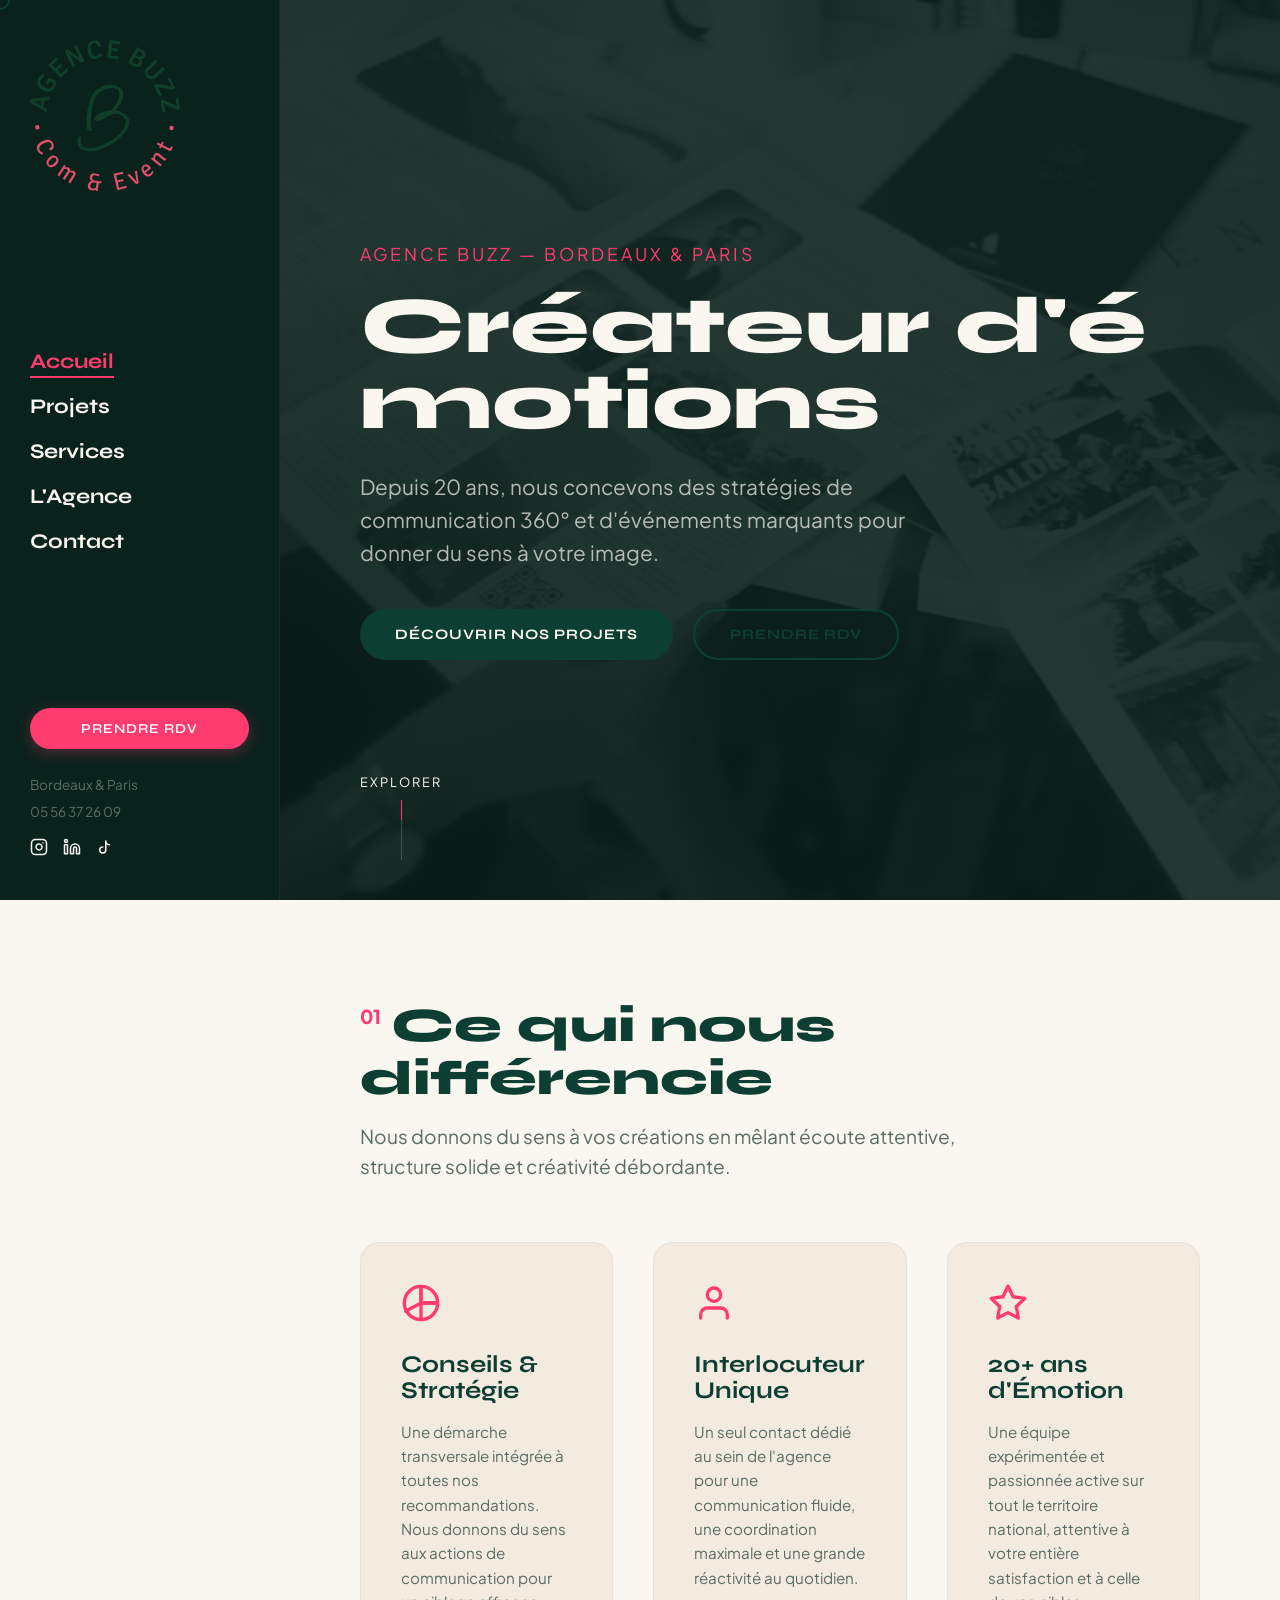
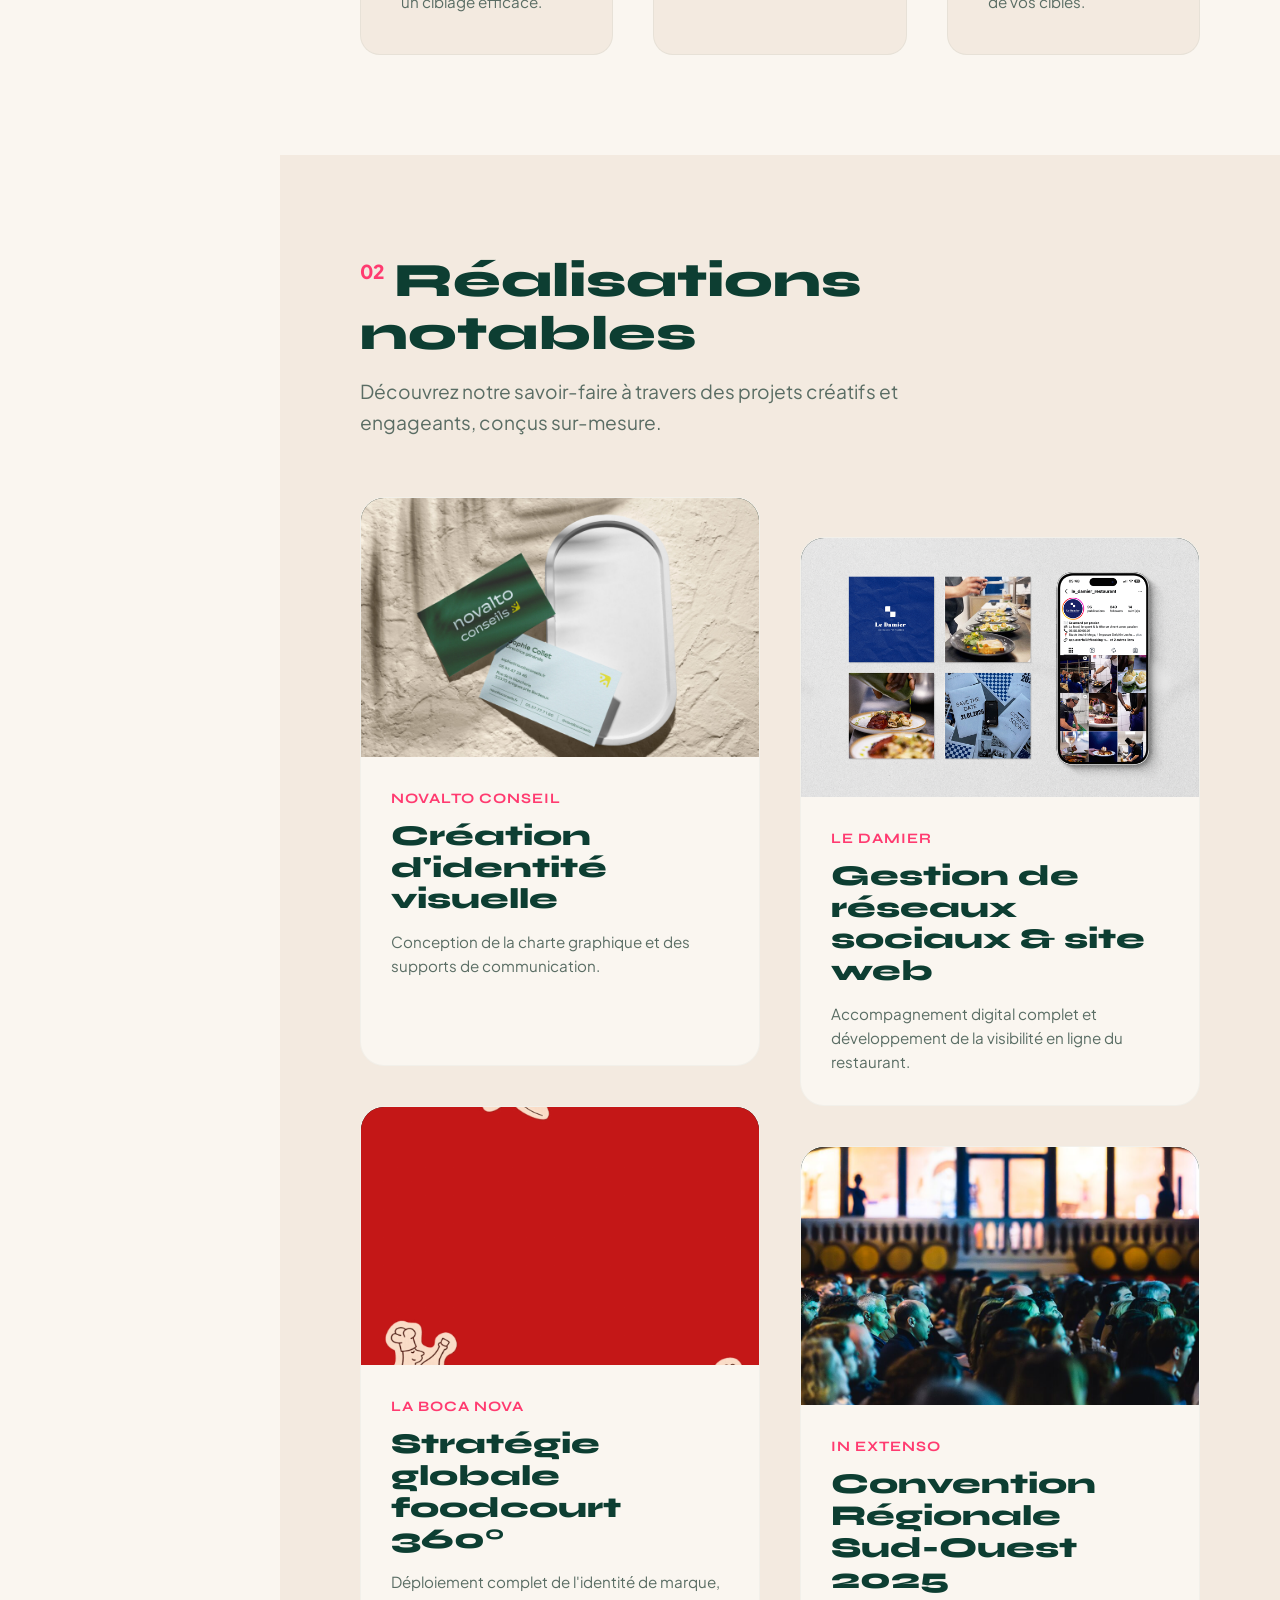
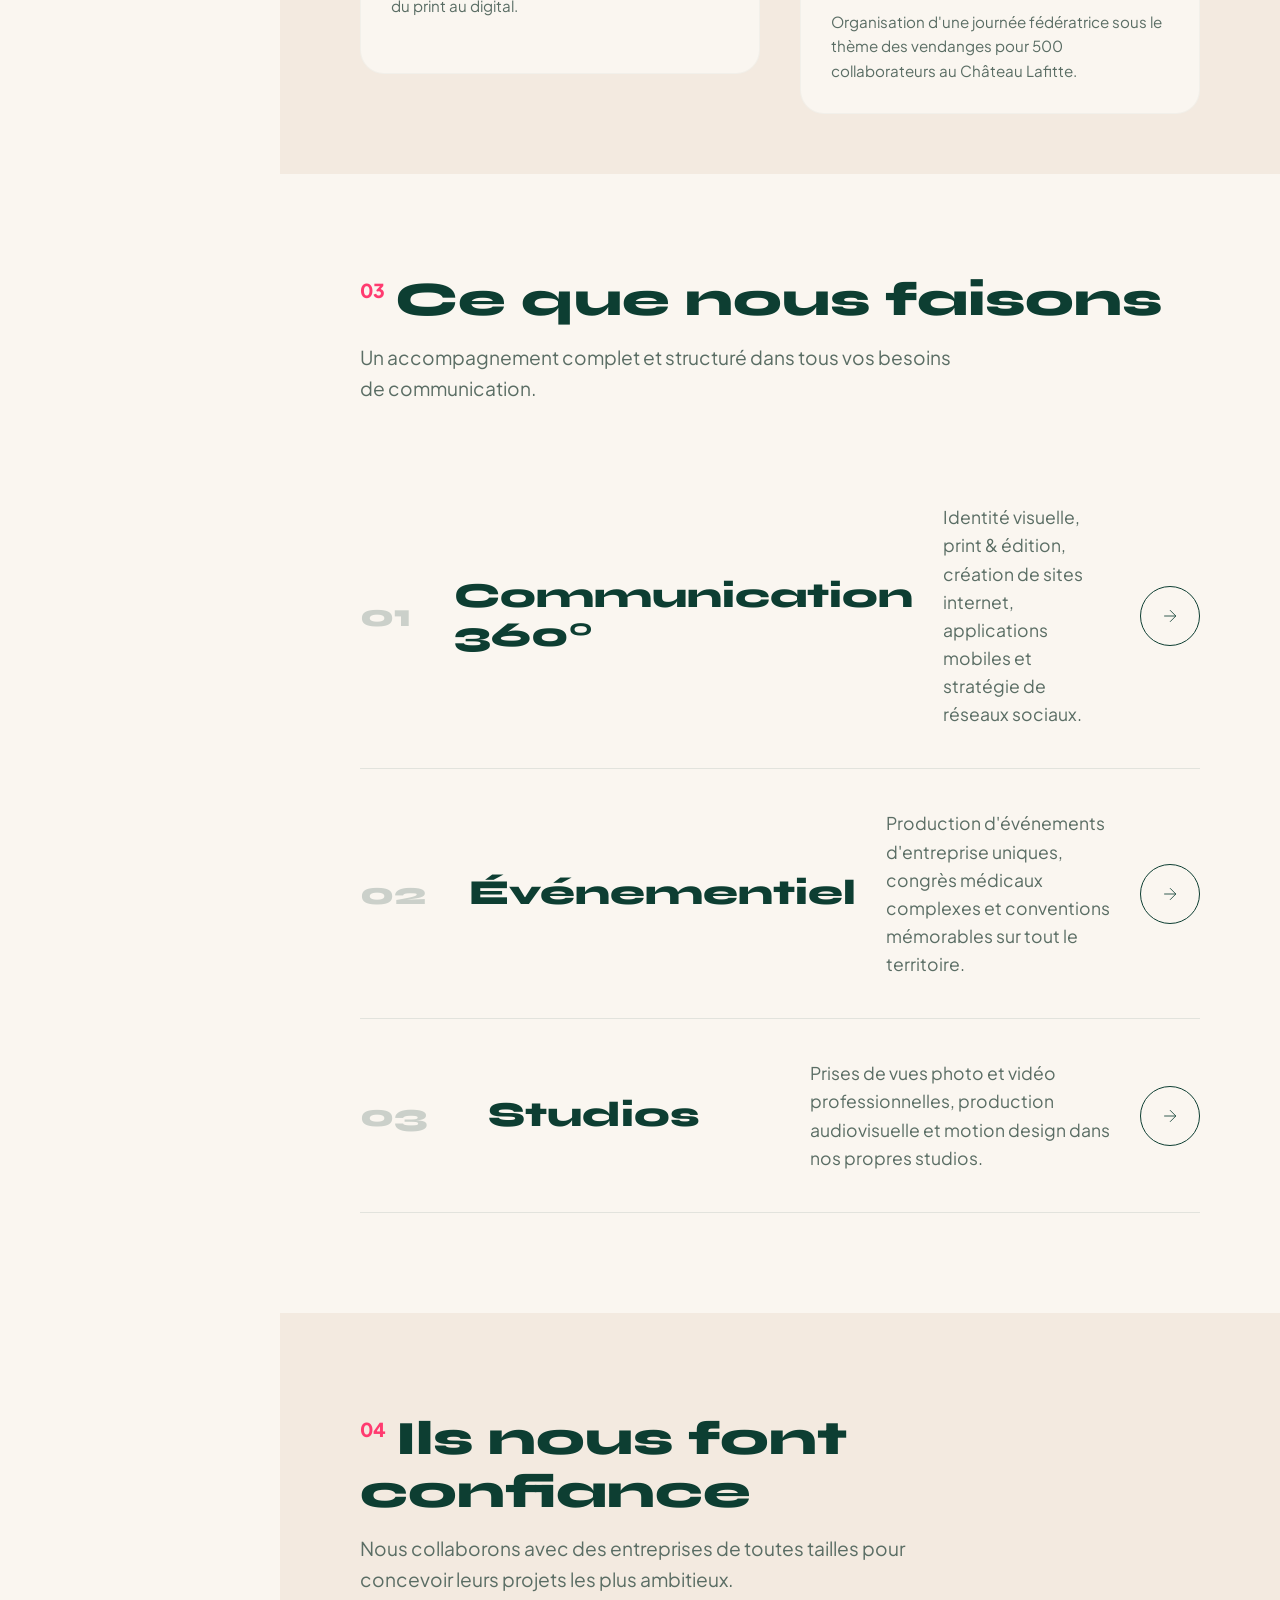
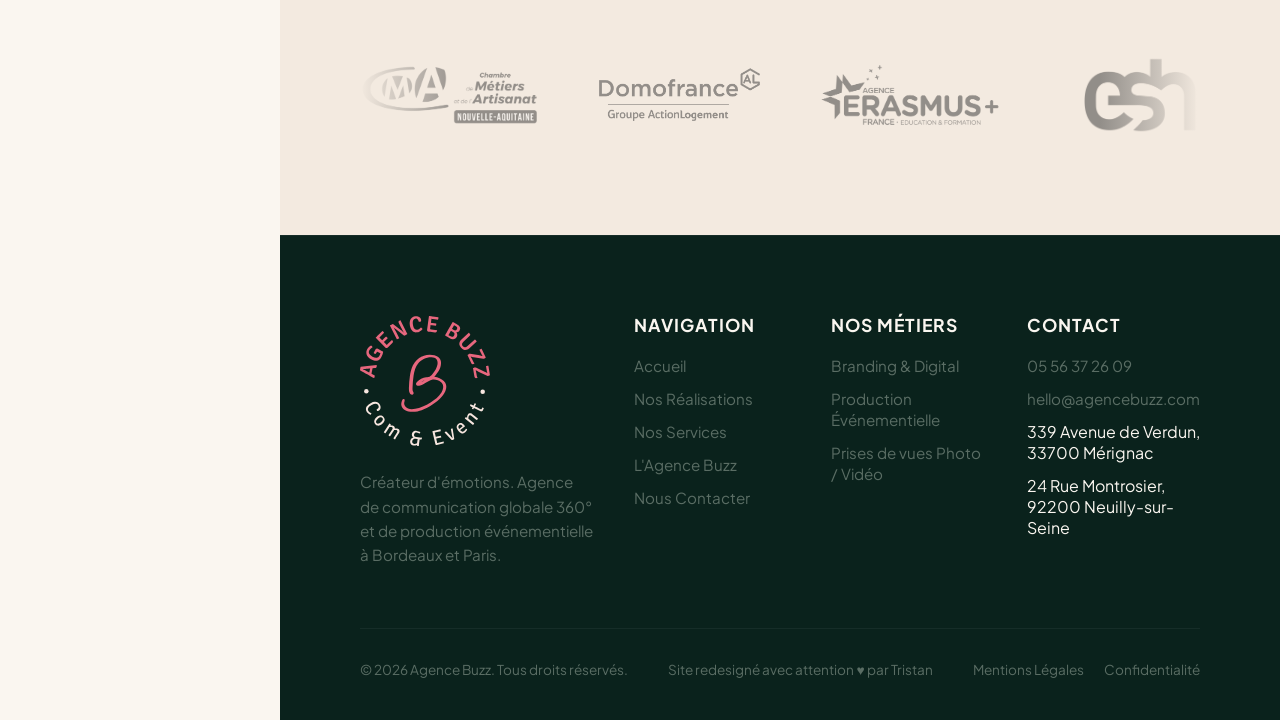
<file: index.html>
<!DOCTYPE html>
<html lang="fr">
<head>
  <meta charset="UTF-8">
  <meta name="viewport" content="width=device-width, initial-scale=1.0, shrink-to-fit=no">
  
  <title>Agence Buzz | Créateur d'émotions - Agence de communication 360° à Bordeaux</title>
  <meta name="description" content="Depuis plus de 20 ans, l'Agence Buzz accompagne ses clients à Bordeaux et Paris. Découvrez notre refonte innovante : identité visuelle, communication digitale, événementiel et studios.">
  <meta name="keywords" content="agence communication Bordeaux, agence evenementielle Bordeaux, communication digitale, identite visuelle, agence buzz, Merignac">
  <link rel="canonical" href="https://www.agencebuzz.com/">
  
  <!-- Open Graph -->
  <meta property="og:locale" content="fr_FR">
  <meta property="og:type" content="website">
  <meta property="og:title" content="Agence Buzz | Créateur d'émotions - Agence de communication 360° à Bordeaux">
  <meta property="og:description" content="Découvrez la refonte de l'Agence Buzz. Agence globale de communication 360° et de production événementielle sur-mesure à Bordeaux & Paris.">
  <meta property="og:url" content="https://www.agencebuzz.com/">
  <meta property="og:image" content="https://www.agencebuzz.com/back-office/wp-content/uploads/2025/04/logo-agence-buzz-logo-buzz-vert-rose.png">
  
  <!-- CSS Styles -->
  <link rel="stylesheet" href="style.css">
  
  <!-- Schema.org JSON-LD -->
  <script type="application/ld+json">
  {
    "@context": "https://schema.org",
    "@type": "LocalBusiness",
    "name": "Agence Buzz",
    "description": "Agence de communication globale à Bordeaux et Paris, spécialisée dans le branding, le digital, l'événementiel et l'audiovisuel.",
    "url": "https://www.agencebuzz.com",
    "telephone": "+33-5-56-37-26-09",
    "image": "assets/logo.svg",
    "address": {
      "@type": "PostalAddress",
      "streetAddress": "339 avenue de Verdun",
      "addressLocality": "Mérignac",
      "postalCode": "33700",
      "addressCountry": "FR"
    },
    "sameAs": [
      "https://www.instagram.com/agencebuzz/",
      "https://www.linkedin.com/company/agence-buzz/",
      "https://www.tiktok.com/@agence.buzz"
    ]
  }
  </script>
</head>
<body>

  <!-- LEFT FIXED SIDEBAR -->
  <div class="sidebar">
    <div class="sidebar-logo">
      <a href="index.html">
        <img src="assets/logo.svg" alt="Agence Buzz Logo" onerror="this.style.display='none'; this.nextElementSibling.style.display='block';">
        <span style="display:none; font-family:var(--font-title); font-weight:800; font-size:1.8rem; color:var(--color-accent-pink);">AGENCE BUZZ</span>
      </a>
    </div>
    
    <nav class="sidebar-nav">
      <ul>
        <li><a href="index.html" class="active">Accueil</a></li>
        <li><a href="projets.html">Projets</a></li>
        <li><a href="services.html">Services</a></li>
        <li><a href="agence.html">L'Agence</a></li>
        <li><a href="contact.html">Contact</a></li>
      </ul>
    </nav>
    
    <div class="sidebar-footer">
      <a href="contact.html" class="btn-rdv">Prendre RDV</a>
      <div class="contact-info">
        <p>Bordeaux &amp; Paris</p>
        <p>05 56 37 26 09</p>
      </div>
      <div class="social-icons">
        <a href="https://www.instagram.com/agencebuzz/" target="_blank" aria-label="Instagram">
          <svg xmlns="http://www.w3.org/2000/svg" width="18" height="18" viewBox="0 0 24 24" fill="none" stroke="currentColor" stroke-width="2" stroke-linecap="round" stroke-linejoin="round"><rect x="2" y="2" width="20" height="20" rx="5" ry="5"></rect><path d="M16 11.37A4 4 0 1 1 12.63 8 4 4 0 0 1 16 11.37z"></path><line x1="17.5" y1="6.5" x2="17.51" y2="6.5"></line></svg>
        </a>
        <a href="https://www.linkedin.com/company/agence-buzz/" target="_blank" aria-label="LinkedIn">
          <svg xmlns="http://www.w3.org/2000/svg" width="18" height="18" viewBox="0 0 24 24" fill="none" stroke="currentColor" stroke-width="2" stroke-linecap="round" stroke-linejoin="round"><path d="M16 8a6 6 0 0 1 6 6v7h-4v-7a2 2 0 0 0-2-2 2 2 0 0 0-2 2v7h-4v-7a6 6 0 0 1 6-6z"></path><rect x="2" y="9" width="4" height="12"></rect><circle cx="4" cy="4" r="2"></circle></svg>
        </a>
        <a href="https://www.tiktok.com/@agence.buzz" target="_blank" aria-label="TikTok">
          <svg xmlns="http://www.w3.org/2000/svg" width="18" height="18" viewBox="0 0 24 24" fill="none" stroke="currentColor" stroke-width="2" stroke-linecap="round" stroke-linejoin="round"><path d="M9 12a4 4 0 1 0 4 4V4a5 5 0 0 0 5 5"></path></svg>
        </a>
      </div>
    </div>
  </div>

  <!-- MOBILE HEADER -->
  <div class="mobile-header">
    <div class="mobile-logo">
      <a href="index.html">
        <img src="assets/logo-light.svg" alt="Agence Buzz Logo" onerror="this.style.display='none'; this.nextElementSibling.style.display='block';">
        <span style="display:none; font-family:var(--font-title); font-weight:800; font-size:1.4rem; color:var(--color-accent-pink);">AGENCE BUZZ</span>
      </a>
    </div>
    <div class="hamburger">
      <span></span>
      <span></span>
      <span></span>
    </div>
  </div>
  
  <!-- MOBILE MENU -->
  <div class="mobile-menu">
    <ul>
      <li><a href="index.html" class="active">Accueil</a></li>
      <li><a href="projets.html">Projets</a></li>
      <li><a href="services.html">Services</a></li>
      <li><a href="agence.html">L'Agence</a></li>
      <li><a href="contact.html">Contact</a></li>
      <li><a href="contact.html" class="btn-rdv-mobile">Prendre RDV</a></li>
    </ul>
  </div>

  <!-- SCROLLABLE MAIN CONTENT -->
  <div class="main-content">
    
    <!-- HERO SECTION -->
    <section class="hero">
      <video class="hero-video-bg" autoplay loop muted playsinline>
        <source src="assets/Video-Buzz_1.webm" type="video/webm">
      </video>
      <div class="hero-content">
        <p class="hero-tagline reveal">Agence Buzz — Bordeaux &amp; Paris</p>
        <h1 class="reveal">Créateur d'émotions</h1>
        <p class="hero-desc reveal">Depuis 20 ans, nous concevons des stratégies de communication 360° et d'événements marquants pour donner du sens à votre image.</p>
        <div class="hero-ctas reveal">
          <a href="projets.html" class="btn btn-primary"><span>Découvrir nos projets</span></a>
          <a href="contact.html" class="btn btn-secondary">Prendre RDV</a>
        </div>
      </div>
      <a href="#diff" class="scroll-indicator">
        <span>Explorer</span>
        <div class="line"></div>
      </a>
    </section>

    <!-- CE QUI NOUS DIFFÉRENCIE -->
    <section id="diff" class="diff-section reveal">
      <h2 class="section-title"><span class="number">01</span>Ce qui nous différencie</h2>
      <p class="section-subtitle">Nous donnons du sens à vos créations en mêlant écoute attentive, structure solide et créativité débordante.</p>
      
      <div class="diff-grid">
        <!-- Card 1 -->
        <div class="diff-card stagger-item">
          <div class="diff-icon">
            <svg xmlns="http://www.w3.org/2000/svg" viewBox="0 0 24 24" fill="none" stroke="currentColor" stroke-width="2" stroke-linecap="round" stroke-linejoin="round"><path d="M12 2a10 10 0 1 0 10 10H12V2z"></path><path d="M12 2a10 10 0 0 1 10 10h-10V2z"></path><path d="M12 12L2.7 17"></path><path d="M12 12v10"></path></svg>
          </div>
          <h3>Conseils &amp; Stratégie</h3>
          <p>Une démarche transversale intégrée à toutes nos recommandations. Nous donnons du sens aux actions de communication pour un ciblage efficace.</p>
        </div>
        <!-- Card 2 -->
        <div class="diff-card stagger-item">
          <div class="diff-icon">
            <svg xmlns="http://www.w3.org/2000/svg" viewBox="0 0 24 24" fill="none" stroke="currentColor" stroke-width="2" stroke-linecap="round" stroke-linejoin="round"><path d="M20 21v-2a4 4 0 0 0-4-4H8a4 4 0 0 0-4 4v2"></path><circle cx="12" cy="7" r="4"></circle></svg>
          </div>
          <h3>Interlocuteur Unique</h3>
          <p>Un seul contact dédié au sein de l'agence pour une communication fluide, une coordination maximale et une grande réactivité au quotidien.</p>
        </div>
        <!-- Card 3 -->
        <div class="diff-card stagger-item">
          <div class="diff-icon">
            <svg xmlns="http://www.w3.org/2000/svg" viewBox="0 0 24 24" fill="none" stroke="currentColor" stroke-width="2" stroke-linecap="round" stroke-linejoin="round"><path d="M12 2l3.09 6.26L22 9.27l-5 4.87 1.18 6.88L12 17.77l-6.18 3.25L7 14.14 2 9.27l6.91-1.01L12 2z"></path></svg>
          </div>
          <h3>20+ ans d'Émotion</h3>
          <p>Une équipe expérimentée et passionnée active sur tout le territoire national, attentive à votre entière satisfaction et à celle de vos cibles.</p>
        </div>
      </div>
    </section>

    <!-- PROJETS EN VEDETTE -->
    <section class="projects-section reveal">
      <h2 class="section-title"><span class="number">02</span>Réalisations notables</h2>
      <p class="section-subtitle">Découvrez notre savoir-faire à travers des projets créatifs et engageants, conçus sur-mesure.</p>
      
      <div class="projects-grid">
        <!-- Projet 1: Novalto -->
        <a href="projet-novalto.html" class="project-card stagger-item" data-category="branding">
          <div class="project-img-wrapper">
            <img src="assets/principal-2.jpg" alt="Novalto Conseil - Identité Visuelle">
            <div class="project-overlay">
              <img class="project-logo" src="assets/logo-2.svg" alt="Novalto Logo">
            </div>
          </div>
          <div class="project-info">
            <p class="project-client">Novalto Conseil</p>
            <h3 class="project-title">Création d'identité visuelle</h3>
            <p class="project-description">Conception de la charte graphique et des supports de communication.</p>
          </div>
        </a>

        <!-- Projet 2: Le Damier -->
        <a href="projet-le-damier.html" class="project-card stagger-item" data-category="web">
          <div class="project-img-wrapper">
            <img src="assets/principal-2.png" alt="Le Damier - Réseaux Sociaux & Site Internet">
            <div class="project-overlay">
              <img class="project-logo" src="assets/le-damier-logo-logo-bleu.svg" alt="Le Damier Logo">
            </div>
          </div>
          <div class="project-info">
            <p class="project-client">Le Damier</p>
            <h3 class="project-title">Gestion de réseaux sociaux &amp; site web</h3>
            <p class="project-description">Accompagnement digital complet et développement de la visibilité en ligne du restaurant.</p>
          </div>
        </a>

        <!-- Projet 3: La Boca Nova -->
        <a href="projet-la-boca-nova.html" class="project-card stagger-item" data-category="branding">
          <div class="project-img-wrapper">
            <img src="assets/adobe-express-principal.gif" alt="La Boca Nova - Communication 360">
            <div class="project-overlay">
              <img class="project-logo" src="assets/la-boca-nova-logo-rouge.svg" alt="La Boca Nova Logo">
            </div>
          </div>
          <div class="project-info">
            <p class="project-client">La Boca Nova</p>
            <h3 class="project-title">Stratégie globale foodcourt 360°</h3>
            <p class="project-description">Déploiement complet de l'identité de marque, du print au digital.</p>
          </div>
        </a>

        <!-- Projet 4: In Extenso -->
        <a href="projet-in-extenso.html" class="project-card stagger-item" data-category="event">
          <div class="project-img-wrapper">
            <img src="assets/principal-1-2.jpg" alt="In Extenso - Convention Régionale 2025">
            <div class="project-overlay">
              <img class="project-logo" src="assets/logo-in-extenso.png" alt="In Extenso Logo">
            </div>
          </div>
          <div class="project-info">
            <p class="project-client">In Extenso</p>
            <h3 class="project-title">Convention Régionale Sud-Ouest 2025</h3>
            <p class="project-description">Organisation d'une journée fédératrice sous le thème des vendanges pour 500 collaborateurs au Château Lafitte.</p>
          </div>
        </a>
      </div>
    </section>

    <!-- SERVICES OVERVIEW -->
    <section class="services-section reveal">
      <h2 class="section-title"><span class="number">03</span>Ce que nous faisons</h2>
      <p class="section-subtitle">Un accompagnement complet et structuré dans tous vos besoins de communication.</p>
      
      <div class="services-accordion">
        <!-- Row 1 -->
        <div class="service-row stagger-item">
          <div class="service-num">01</div>
          <h3 class="service-title">Communication 360°</h3>
          <div class="service-body">
            <p class="service-desc">Identité visuelle, print &amp; édition, création de sites internet, applications mobiles et stratégie de réseaux sociaux.</p>
            <a href="services.html#communication" class="service-link-circle" aria-label="Voir la communication">
              <svg viewBox="0 0 24 24"><line x1="5" y1="12" x2="19" y2="12"></line><polyline points="12 5 19 12 12 19"></polyline></svg>
            </a>
          </div>
        </div>
        <!-- Row 2 -->
        <div class="service-row stagger-item">
          <div class="service-num">02</div>
          <h3 class="service-title">Événementiel</h3>
          <div class="service-body">
            <p class="service-desc">Production d'événements d'entreprise uniques, congrès médicaux complexes et conventions mémorables sur tout le territoire.</p>
            <a href="services.html#evenementiel" class="service-link-circle" aria-label="Voir l'événementiel">
              <svg viewBox="0 0 24 24"><line x1="5" y1="12" x2="19" y2="12"></line><polyline points="12 5 19 12 12 19"></polyline></svg>
            </a>
          </div>
        </div>
        <!-- Row 3 -->
        <div class="service-row stagger-item">
          <div class="service-num">03</div>
          <h3 class="service-title">Studios</h3>
          <div class="service-body">
            <p class="service-desc">Prises de vues photo et vidéo professionnelles, production audiovisuelle et motion design dans nos propres studios.</p>
            <a href="services.html#studios" class="service-link-circle" aria-label="Voir les studios">
              <svg viewBox="0 0 24 24"><line x1="5" y1="12" x2="19" y2="12"></line><polyline points="12 5 19 12 12 19"></polyline></svg>
            </a>
          </div>
        </div>
      </div>
    </section>

    <!-- LOGOS CLIENTS MARQUEE -->
    <section class="clients-section reveal">
      <h2 class="section-title"><span class="number">04</span>Ils nous font confiance</h2>
      <p class="section-subtitle">Nous collaborons avec des entreprises de toutes tailles pour concevoir leurs projets les plus ambitieux.</p>
      
      <div class="marquee-container">
        <div class="marquee-content">
          <div class="marquee-item"><img src="assets/cma.png" alt="CMA Logo"></div>
          <div class="marquee-item"><img src="assets/domofrance.png" alt="Domofrance Logo"></div>
          <div class="marquee-item"><img src="assets/erasmus.png" alt="Erasmus Logo"></div>
          <div class="marquee-item"><img src="assets/esh.png" alt="ESH Logo"></div>
          <div class="marquee-item"><img src="assets/in-extenso.png" alt="In Extenso Logo"></div>
          <div class="marquee-item"><img src="assets/a2f.png" alt="A2F Logo"></div>
          <div class="marquee-item"><img src="assets/edf.png" alt="EDF Logo"></div>
          <div class="marquee-item"><img src="assets/musee-picasso.png" alt="Musée Picasso Logo"></div>
        </div>
        <!-- Duplicated content for infinite loop scroll -->
        <div class="marquee-content" aria-hidden="true">
          <div class="marquee-item"><img src="assets/cma.png" alt="CMA Logo"></div>
          <div class="marquee-item"><img src="assets/domofrance.png" alt="Domofrance Logo"></div>
          <div class="marquee-item"><img src="assets/erasmus.png" alt="Erasmus Logo"></div>
          <div class="marquee-item"><img src="assets/esh.png" alt="ESH Logo"></div>
          <div class="marquee-item"><img src="assets/in-extenso.png" alt="In Extenso Logo"></div>
          <div class="marquee-item"><img src="assets/a2f.png" alt="A2F Logo"></div>
          <div class="marquee-item"><img src="assets/edf.png" alt="EDF Logo"></div>
          <div class="marquee-item"><img src="assets/musee-picasso.png" alt="Musée Picasso Logo"></div>
        </div>
      </div>
    </section>

    <!-- FOOTER -->
    <footer class="site-footer">
      <div class="footer-top">
        <div class="footer-brand">
          <img src="assets/logo-light.svg" alt="Agence Buzz Logo" onerror="this.style.display='none'; this.nextElementSibling.style.display='block';">
          <span style="display:none; font-family:var(--font-title); font-weight:800; font-size:1.6rem; color:var(--color-accent-pink); margin-bottom:15px;">AGENCE BUZZ</span>
          <p>Créateur d'émotions. Agence de communication globale 360° et de production événementielle à Bordeaux et Paris.</p>
        </div>
        <div class="footer-col">
          <h4>Navigation</h4>
          <ul>
            <li><a href="index.html">Accueil</a></li>
            <li><a href="projets.html">Nos Réalisations</a></li>
            <li><a href="services.html">Nos Services</a></li>
            <li><a href="agence.html">L'Agence Buzz</a></li>
            <li><a href="contact.html">Nous Contacter</a></li>
          </ul>
        </div>
        <div class="footer-col">
          <h4>Nos Métiers</h4>
          <ul>
            <li><a href="services.html#communication">Branding &amp; Digital</a></li>
            <li><a href="services.html#evenementiel">Production Événementielle</a></li>
            <li><a href="services.html#studios">Prises de vues Photo / Vidéo</a></li>
          </ul>
        </div>
        <div class="footer-col">
          <h4>Contact</h4>
          <ul>
            <li><a href="tel:+33556372609">05 56 37 26 09</a></li>
            <li><a href="mailto:hello@agencebuzz.com">hello@agencebuzz.com</a></li>
            <li>339 Avenue de Verdun,<br>33700 Mérignac</li>
            <li>24 Rue Montrosier,<br>92200 Neuilly-sur-Seine</li>
          </ul>
        </div>
      </div>
      <div class="footer-bottom">
        <p>&copy; 2026 Agence Buzz. Tous droits réservés.</p>
        <p>Site redesigné avec attention ♥ par Tristan</p>
        <div class="footer-legals">
          <a href="#">Mentions Légales</a>
          <a href="#">Confidentialité</a>
        </div>
      </div>
    </footer>

  </div>

  <script src="script.js"></script>
</body>
</html>
</file>
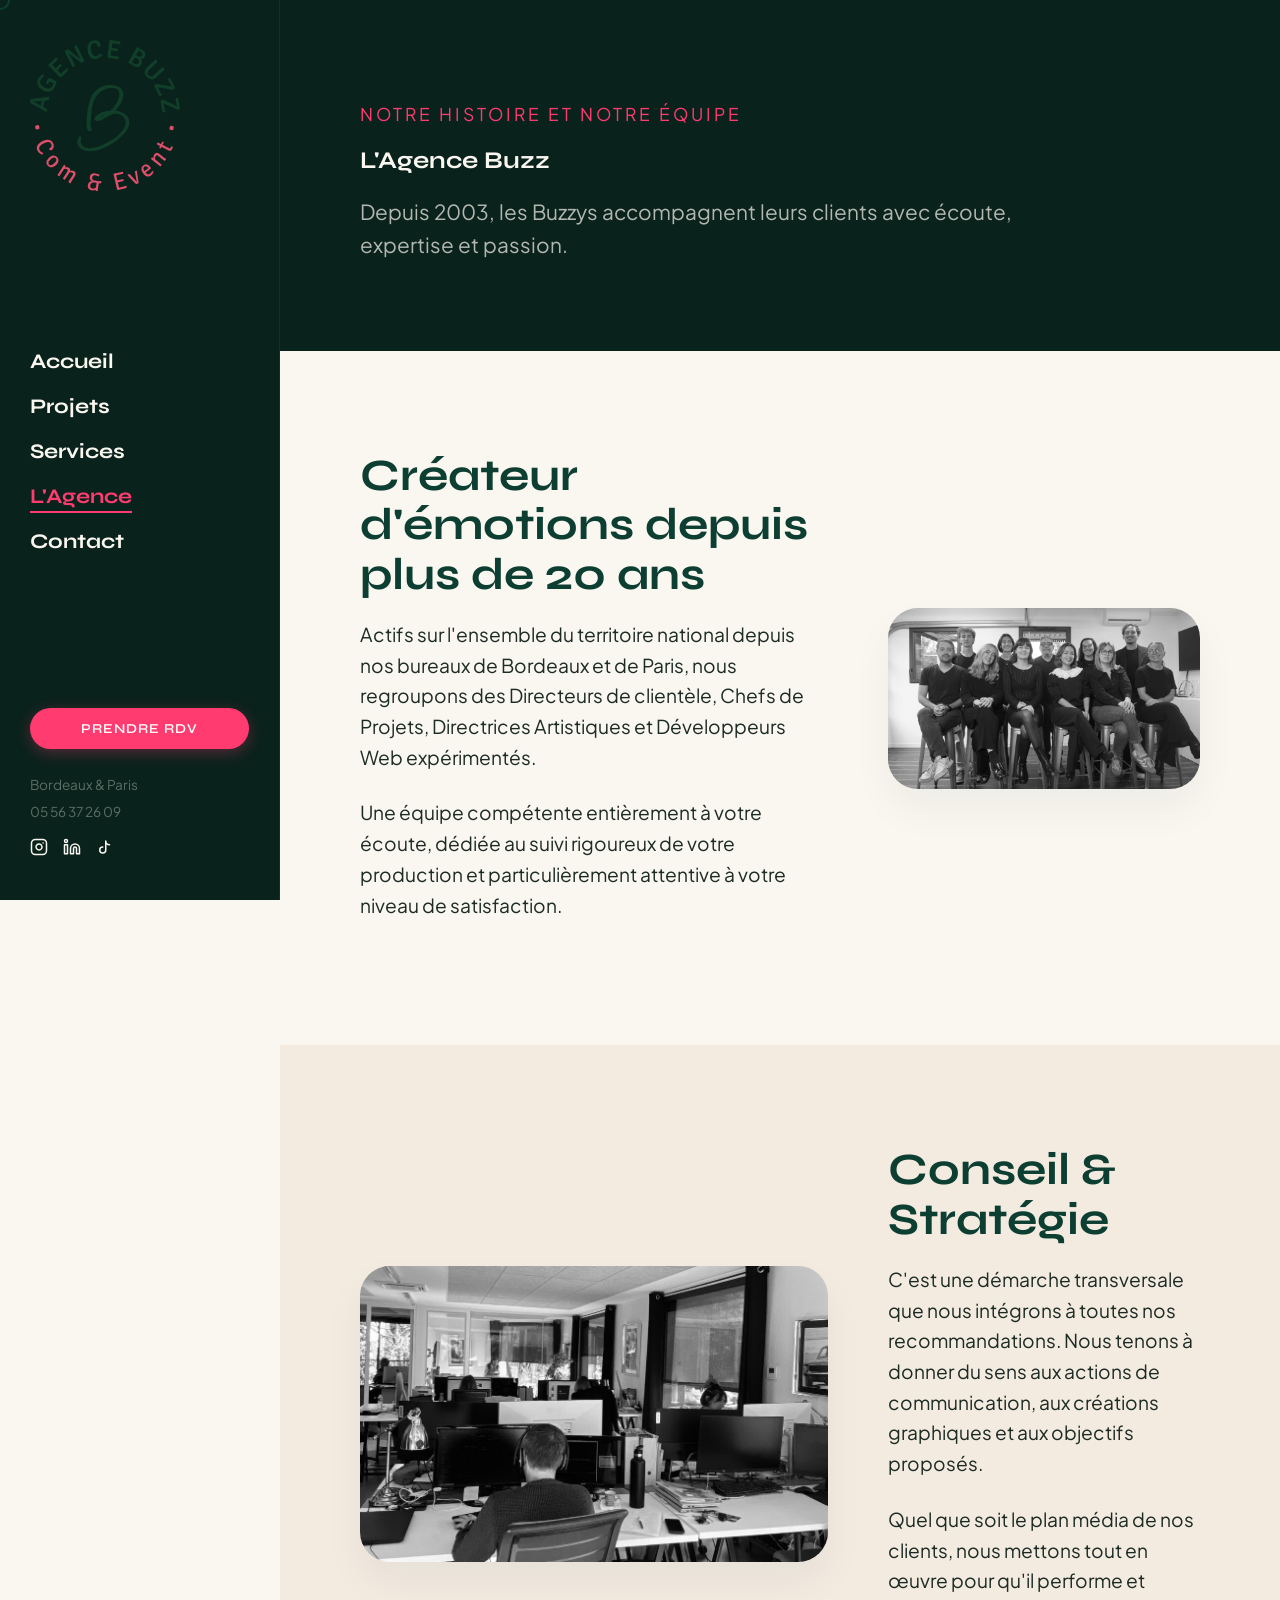
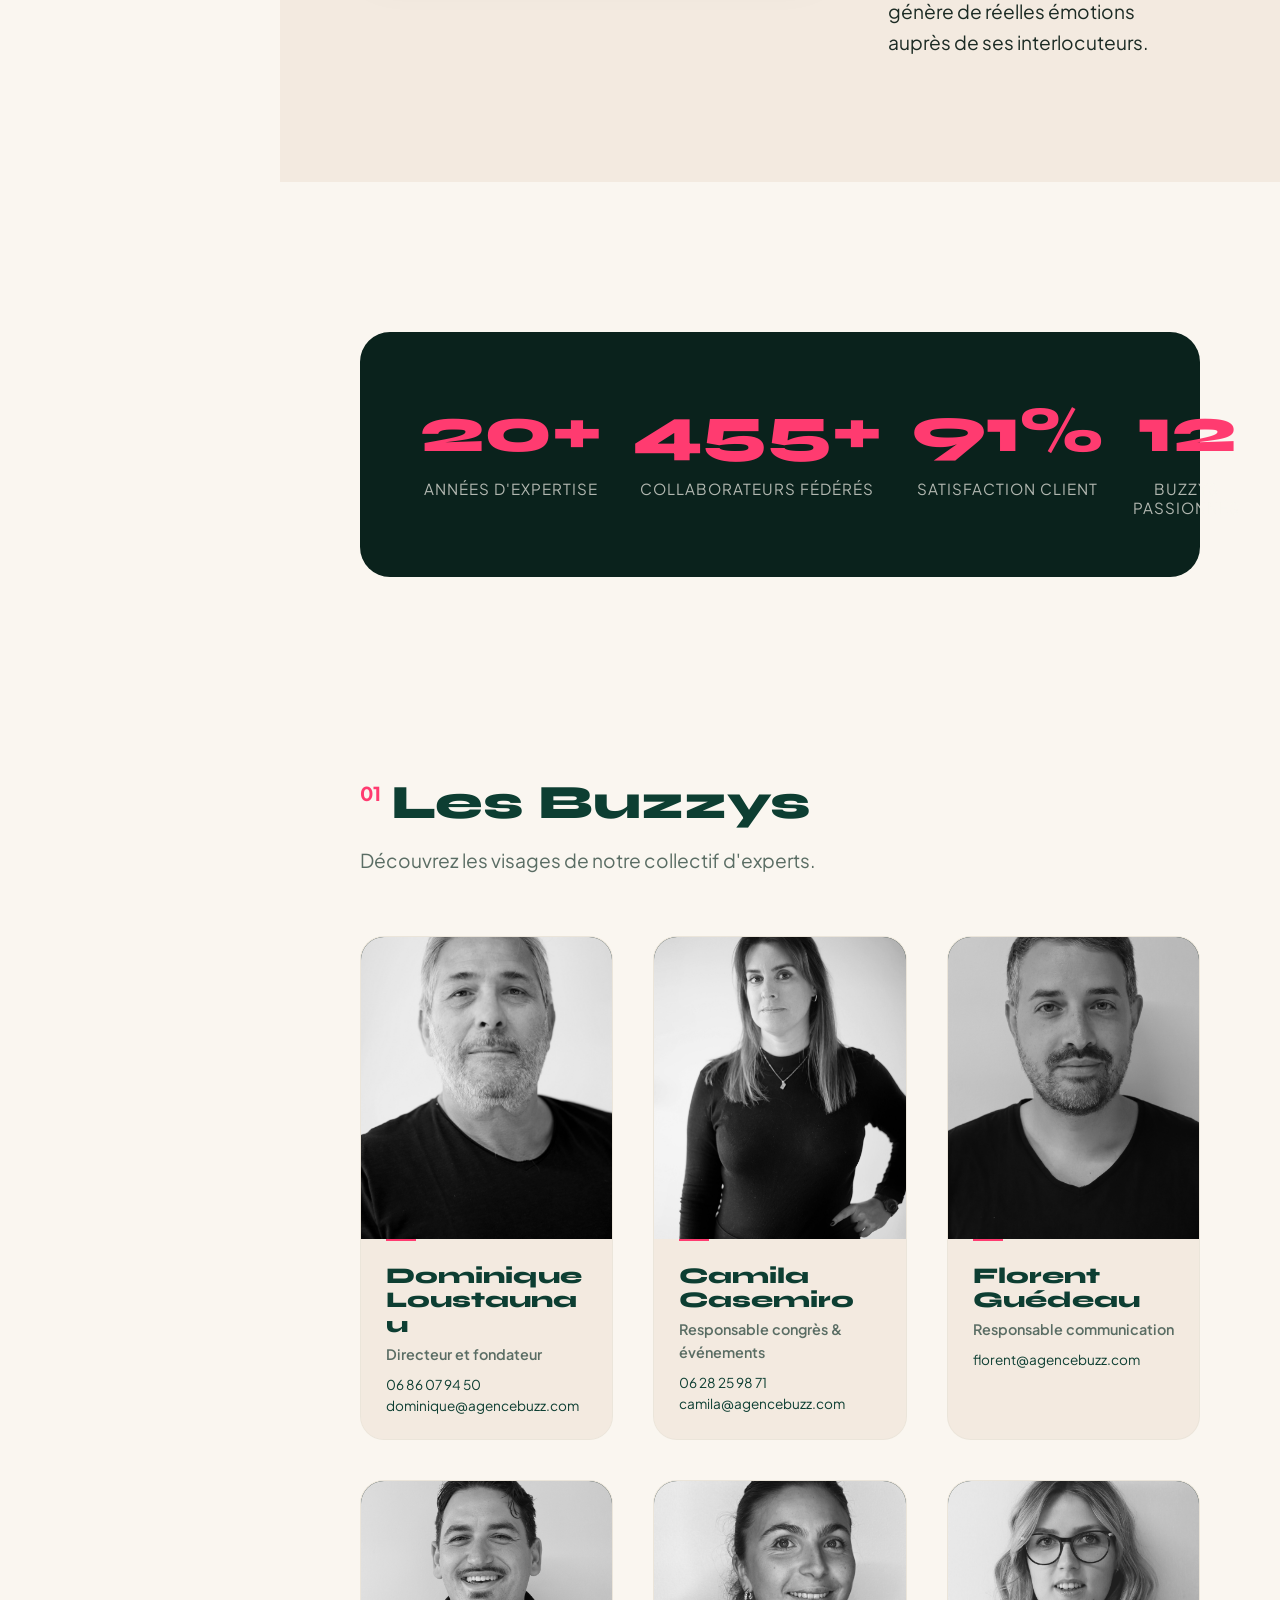
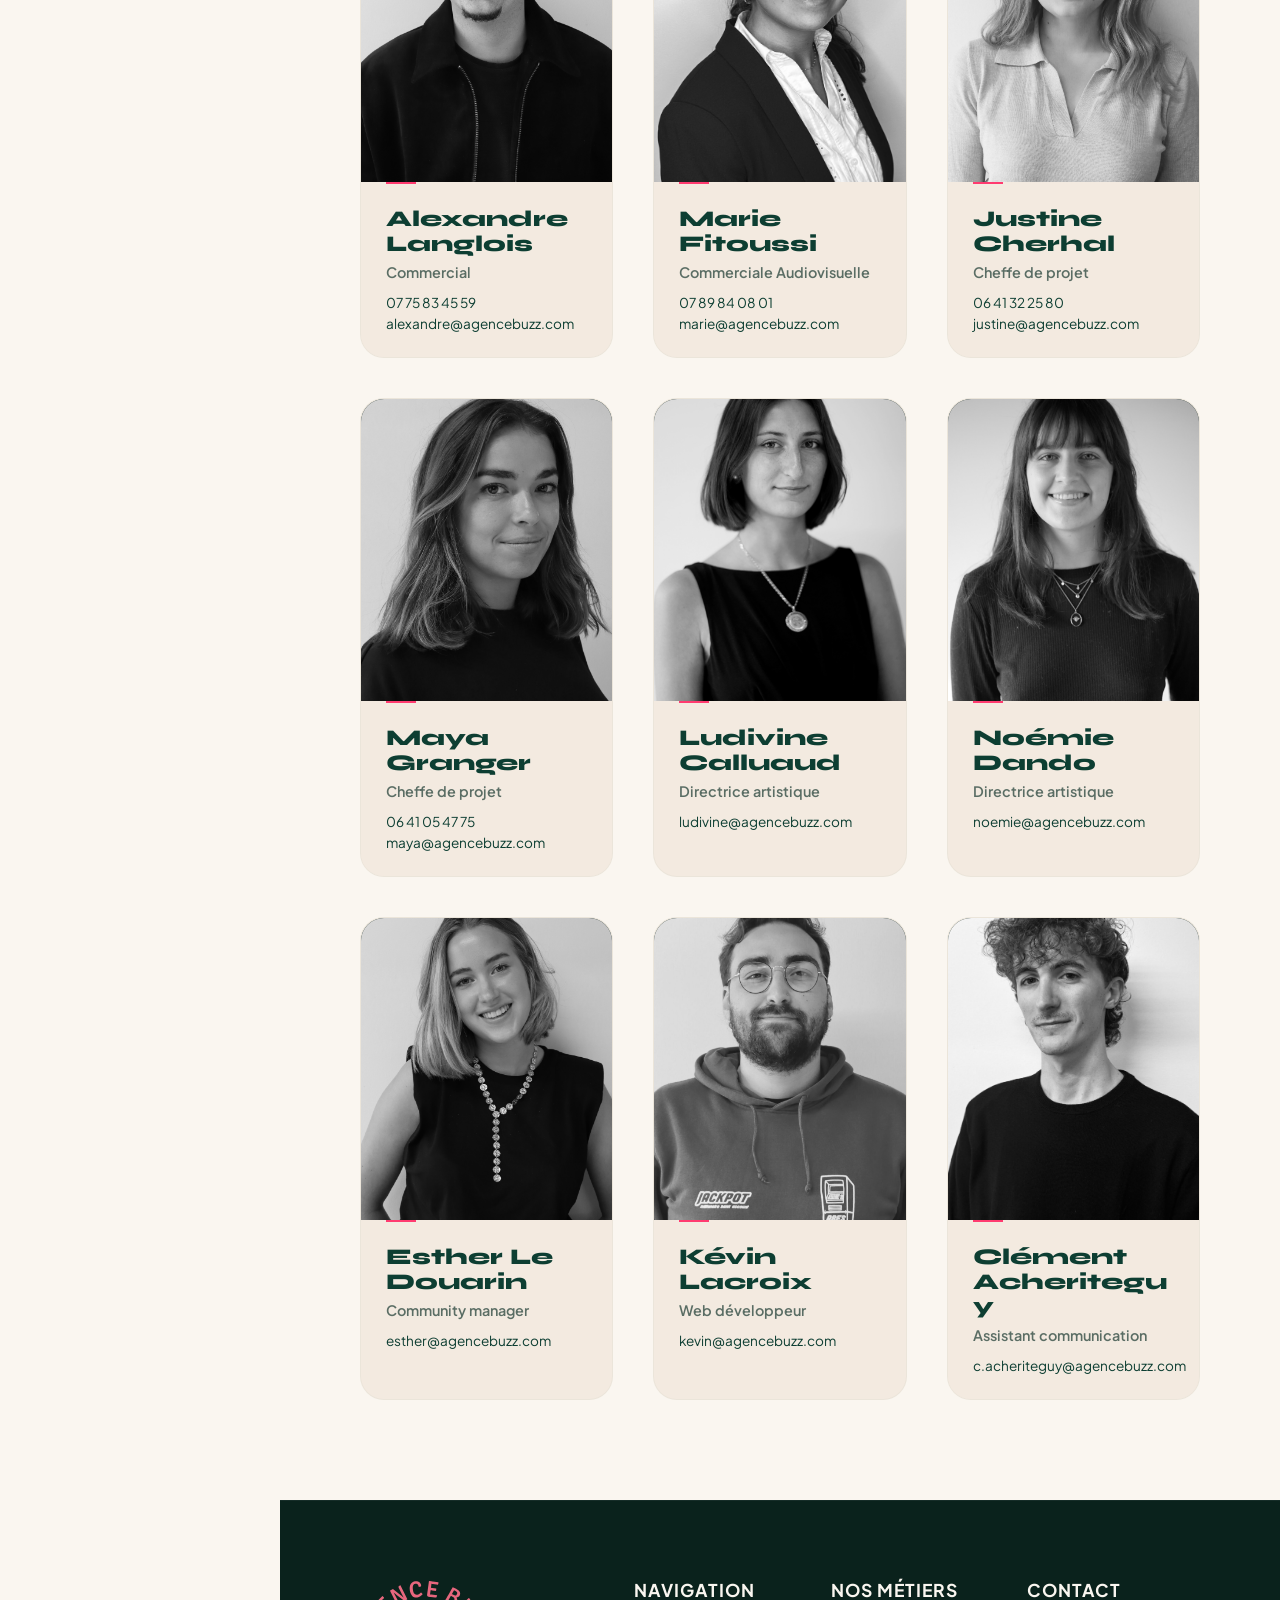
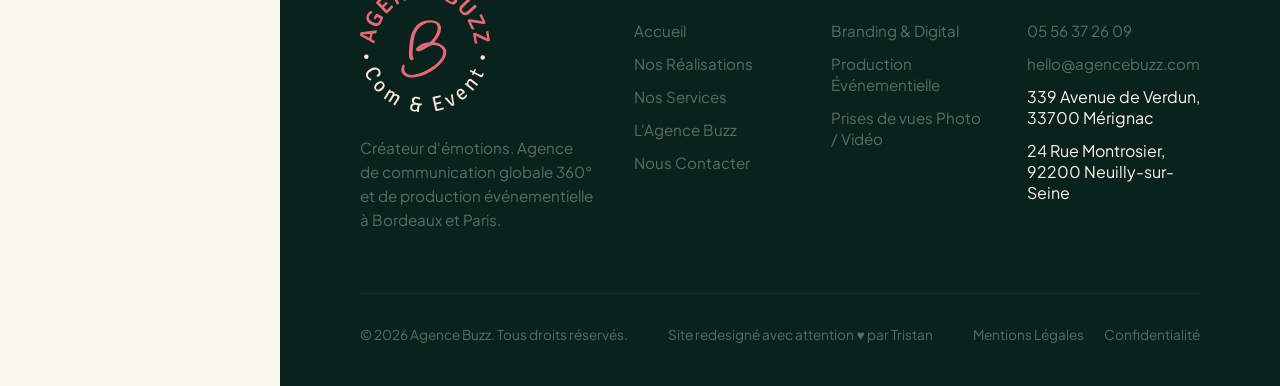
<file: agence.html>
<!DOCTYPE html>
<html lang="fr">
<head>
  <meta charset="UTF-8">
  <meta name="viewport" content="width=device-width, initial-scale=1.0, shrink-to-fit=no">
  
  <title>L'Agence - Qui sommes-nous ? | Agence Buzz Bordeaux &amp; Paris</title>
  <meta name="description" content="Depuis 2003, l'Agence Buzz accompagne ses clients. Rencontrez les Buzzys, notre équipe d'experts en événementiel et communication à Bordeaux & Paris.">
  <meta name="keywords" content="agence communication, equipe, experts communication, evenementiel, Dominique Loustaunau, Bordeaux, Paris">
  
  <link rel="stylesheet" href="style.css">
</head>
<body>

  <!-- LEFT FIXED SIDEBAR -->
  <div class="sidebar">
    <div class="sidebar-logo">
      <a href="index.html">
        <img src="assets/logo.svg" alt="Agence Buzz Logo" onerror="this.style.display='none'; this.nextElementSibling.style.display='block';">
        <span style="display:none; font-family:var(--font-title); font-weight:800; font-size:1.8rem; color:var(--color-accent-pink);">AGENCE BUZZ</span>
      </a>
    </div>
    
    <nav class="sidebar-nav">
      <ul>
        <li><a href="index.html">Accueil</a></li>
        <li><a href="projets.html">Projets</a></li>
        <li><a href="services.html">Services</a></li>
        <li><a href="agence.html" class="active">L'Agence</a></li>
        <li><a href="contact.html">Contact</a></li>
      </ul>
    </nav>
    
    <div class="sidebar-footer">
      <a href="contact.html" class="btn-rdv">Prendre RDV</a>
      <div class="contact-info">
        <p>Bordeaux &amp; Paris</p>
        <p>05 56 37 26 09</p>
      </div>
      <div class="social-icons">
        <a href="https://www.instagram.com/agencebuzz/" target="_blank" aria-label="Instagram">
          <svg xmlns="http://www.w3.org/2000/svg" width="18" height="18" viewBox="0 0 24 24" fill="none" stroke="currentColor" stroke-width="2" stroke-linecap="round" stroke-linejoin="round"><rect x="2" y="2" width="20" height="20" rx="5" ry="5"></rect><path d="M16 11.37A4 4 0 1 1 12.63 8 4 4 0 0 1 16 11.37z"></path><line x1="17.5" y1="6.5" x2="17.51" y2="6.5"></line></svg>
        </a>
        <a href="https://www.linkedin.com/company/agence-buzz/" target="_blank" aria-label="LinkedIn">
          <svg xmlns="http://www.w3.org/2000/svg" width="18" height="18" viewBox="0 0 24 24" fill="none" stroke="currentColor" stroke-width="2" stroke-linecap="round" stroke-linejoin="round"><path d="M16 8a6 6 0 0 1 6 6v7h-4v-7a2 2 0 0 0-2-2 2 2 0 0 0-2 2v7h-4v-7a6 6 0 0 1 6-6z"></path><rect x="2" y="9" width="4" height="12"></rect><circle cx="4" cy="4" r="2"></circle></svg>
        </a>
        <a href="https://www.tiktok.com/@agence.buzz" target="_blank" aria-label="TikTok">
          <svg xmlns="http://www.w3.org/2000/svg" width="18" height="18" viewBox="0 0 24 24" fill="none" stroke="currentColor" stroke-width="2" stroke-linecap="round" stroke-linejoin="round"><path d="M9 12a4 4 0 1 0 4 4V4a5 5 0 0 0 5 5"></path></svg>
        </a>
      </div>
    </div>
  </div>

  <!-- MOBILE HEADER -->
  <div class="mobile-header">
    <div class="mobile-logo">
      <a href="index.html">
        <img src="assets/logo-light.svg" alt="Agence Buzz Logo" onerror="this.style.display='none'; this.nextElementSibling.style.display='block';">
        <span style="display:none; font-family:var(--font-title); font-weight:800; font-size:1.4rem; color:var(--color-accent-pink);">AGENCE BUZZ</span>
      </a>
    </div>
    <div class="hamburger">
      <span></span>
      <span></span>
      <span></span>
    </div>
  </div>
  
  <!-- MOBILE MENU -->
  <div class="mobile-menu">
    <ul>
      <li><a href="index.html">Accueil</a></li>
      <li><a href="projets.html">Projets</a></li>
      <li><a href="services.html">Services</a></li>
      <li><a href="agence.html" class="active">L'Agence</a></li>
      <li><a href="contact.html">Contact</a></li>
      <li><a href="contact.html" class="btn-rdv-mobile">Prendre RDV</a></li>
    </ul>
  </div>

  <!-- MAIN CONTENT -->
  <div class="main-content">
    
    <section class="project-detail-hero">
      <div class="hero-content">
        <p class="hero-tagline">Notre histoire et notre équipe</p>
        <h1 style="color:var(--color-text-light);">L'Agence Buzz</h1>
        <p class="hero-desc" style="max-width:700px; margin-top:20px;">Depuis 2003, les Buzzys accompagnent leurs clients avec écoute, expertise et passion.</p>
      </div>
    </section>

    <!-- INTRO & IMAGE -->
    <section class="agence-intro reveal">
      <div class="agence-intro-text">
        <h2>Créateur d'émotions depuis plus de 20 ans</h2>
        <p>Actifs sur l'ensemble du territoire national depuis nos bureaux de Bordeaux et de Paris, nous regroupons des Directeurs de clientèle, Chefs de Projets, Directrices Artistiques et Développeurs Web expérimentés.</p>
        <p>Une équipe compétente entièrement à votre écoute, dédiée au suivi rigoureux de votre production et particulièrement attentive à votre niveau de satisfaction.</p>
      </div>
      <div class="agence-intro-image">
        <img src="assets/buz02098-1.jpg" alt="L'équipe de l'Agence Buzz">
      </div>
    </section>

    <!-- VALUES -->
    <section class="agence-intro reveal" style="background-color: var(--bg-secondary);">
      <div class="agence-intro-image">
        <img src="assets/valeurs-agence.jpg" alt="Nos valeurs de Conseil et de Stratégie">
      </div>
      <div class="agence-intro-text">
        <h2>Conseil &amp; Stratégie</h2>
        <p>C'est une démarche transversale que nous intégrons à toutes nos recommandations. Nous tenons à donner du sens aux actions de communication, aux créations graphiques et aux objectifs proposés.</p>
        <p>Quel que soit le plan média de nos clients, nous mettons tout en œuvre pour qu'il performe et génère de réelles émotions auprès de ses interlocuteurs.</p>
      </div>
    </section>

    <!-- STATS (WITH JS ANIMATION ON SCROLL) -->
    <section class="reveal">
      <div class="stats-container">
        <div class="stat-item">
          <div class="stat-number" data-target="20" data-suffix="+">0</div>
          <div class="stat-label">Années d'expertise</div>
        </div>
        <div class="stat-item">
          <div class="stat-number" data-target="500" data-suffix="+">0</div>
          <div class="stat-label">Collaborateurs Fédérés</div>
        </div>
        <div class="stat-item">
          <div class="stat-number" data-target="100" data-suffix="%">0</div>
          <div class="stat-label">Satisfaction client</div>
        </div>
        <div class="stat-item">
          <div class="stat-number" data-target="12" data-suffix="">0</div>
          <div class="stat-label">Buzzys Passionnés</div>
        </div>
      </div>
    </section>

    <!-- TEAM SECTION -->
    <section class="team-section reveal">
      <h2 class="section-title"><span class="number">01</span>Les Buzzys</h2>
      <p class="section-subtitle">Découvrez les visages de notre collectif d'experts.</p>

      <div class="team-grid">
        <!-- Membre 1: Dominique -->
        <div class="team-card stagger-item">
          <div class="team-img-wrapper">
            <img src="assets/DOMINIQUE.jpg" alt="Dominique Loustaunau">
          </div>
          <div class="team-info">
            <h3 class="team-name">Dominique Loustaunau</h3>
            <p class="team-role">Directeur et fondateur</p>
            <div class="team-contact">
              <a href="tel:+33686079450">06 86 07 94 50</a>
              <a href="mailto:dominique@agencebuzz.com">dominique@agencebuzz.com</a>
            </div>
          </div>
        </div>

        <!-- Membre 2: Camila -->
        <div class="team-card stagger-item">
          <div class="team-img-wrapper">
            <img src="assets/CAMILA-scaled.jpg" alt="Camila Casemiro">
          </div>
          <div class="team-info">
            <h3 class="team-name">Camila Casemiro</h3>
            <p class="team-role">Responsable congrès &amp; événements</p>
            <div class="team-contact">
              <a href="tel:+33628259871">06 28 25 98 71</a>
              <a href="mailto:camila@agencebuzz.com">camila@agencebuzz.com</a>
            </div>
          </div>
        </div>

        <!-- Membre 3: Florent -->
        <div class="team-card stagger-item">
          <div class="team-img-wrapper">
            <img src="assets/FLO.jpg" alt="Florent Guédeau">
          </div>
          <div class="team-info">
            <h3 class="team-name">Florent Guédeau</h3>
            <p class="team-role">Responsable communication</p>
            <div class="team-contact">
              <a href="mailto:florent@agencebuzz.com">florent@agencebuzz.com</a>
            </div>
          </div>
        </div>

        <!-- Membre 4: Alexandre -->
        <div class="team-card stagger-item">
          <div class="team-img-wrapper">
            <img src="assets/ALEXANDRE.jpg" alt="Alexandre Langlois">
          </div>
          <div class="team-info">
            <h3 class="team-name">Alexandre Langlois</h3>
            <p class="team-role">Commercial</p>
            <div class="team-contact">
              <a href="tel:+33775834559">07 75 83 45 59</a>
              <a href="mailto:alexandre@agencebuzz.com">alexandre@agencebuzz.com</a>
            </div>
          </div>
        </div>

        <!-- Membre 5: Marie -->
        <div class="team-card stagger-item">
          <div class="team-img-wrapper">
            <img src="assets/marie.jpg" alt="Marie Fitoussi">
          </div>
          <div class="team-info">
            <h3 class="team-name">Marie Fitoussi</h3>
            <p class="team-role">Commerciale Audiovisuelle</p>
            <div class="team-contact">
              <a href="tel:+33789840801">07 89 84 08 01</a>
              <a href="mailto:marie@agencebuzz.com">marie@agencebuzz.com</a>
            </div>
          </div>
        </div>

        <!-- Membre 6: Justine -->
        <div class="team-card stagger-item">
          <div class="team-img-wrapper">
            <img src="assets/JUSTINE-scaled.jpg" alt="Justine Cherhal">
          </div>
          <div class="team-info">
            <h3 class="team-name">Justine Cherhal</h3>
            <p class="team-role">Cheffe de projet</p>
            <div class="team-contact">
              <a href="tel:+33641322580">06 41 32 25 80</a>
              <a href="mailto:justine@agencebuzz.com">justine@agencebuzz.com</a>
            </div>
          </div>
        </div>

        <!-- Membre 7: Maya -->
        <div class="team-card stagger-item">
          <div class="team-img-wrapper">
            <img src="assets/MAYA-scaled.jpg" alt="Maya Granger">
          </div>
          <div class="team-info">
            <h3 class="team-name">Maya Granger</h3>
            <p class="team-role">Cheffe de projet</p>
            <div class="team-contact">
              <a href="tel:+33641054775">06 41 05 47 75</a>
              <a href="mailto:maya@agencebuzz.com">maya@agencebuzz.com</a>
            </div>
          </div>
        </div>

        <!-- Membre 8: Ludivine -->
        <div class="team-card stagger-item">
          <div class="team-img-wrapper">
            <img src="assets/LUDIVINE.jpg" alt="Ludivine Calluaud">
          </div>
          <div class="team-info">
            <h3 class="team-name">Ludivine Calluaud</h3>
            <p class="team-role">Directrice artistique</p>
            <div class="team-contact">
              <a href="mailto:ludivine@agencebuzz.com">ludivine@agencebuzz.com</a>
            </div>
          </div>
        </div>

        <!-- Membre 9: Noémie -->
        <div class="team-card stagger-item">
          <div class="team-img-wrapper">
            <img src="assets/NOEMIE.jpg" alt="Noémie Dando">
          </div>
          <div class="team-info">
            <h3 class="team-name">Noémie Dando</h3>
            <p class="team-role">Directrice artistique</p>
            <div class="team-contact">
              <a href="mailto:noemie@agencebuzz.com">noemie@agencebuzz.com</a>
            </div>
          </div>
        </div>

        <!-- Membre 10: Esther -->
        <div class="team-card stagger-item">
          <div class="team-img-wrapper">
            <img src="assets/ESTHER.jpg" alt="Esther Le Douarin">
          </div>
          <div class="team-info">
            <h3 class="team-name">Esther Le Douarin</h3>
            <p class="team-role">Community manager</p>
            <div class="team-contact">
              <a href="mailto:esther@agencebuzz.com">esther@agencebuzz.com</a>
            </div>
          </div>
        </div>

        <!-- Membre 11: Kévin -->
        <div class="team-card stagger-item">
          <div class="team-img-wrapper">
            <img src="assets/KEVIN-scaled.jpg" alt="Kévin Lacroix">
          </div>
          <div class="team-info">
            <h3 class="team-name">Kévin Lacroix</h3>
            <p class="team-role">Web développeur</p>
            <div class="team-contact">
              <a href="mailto:kevin@agencebuzz.com">kevin@agencebuzz.com</a>
            </div>
          </div>
        </div>

        <!-- Membre 12: Clément -->
        <div class="team-card stagger-item">
          <div class="team-img-wrapper">
            <img src="assets/clement.jpg" alt="Clément Acheriteguy">
          </div>
          <div class="team-info">
            <h3 class="team-name">Clément Acheriteguy</h3>
            <p class="team-role">Assistant communication</p>
            <div class="team-contact">
              <a href="mailto:c.acheriteguy@agencebuzz.com">c.acheriteguy@agencebuzz.com</a>
            </div>
          </div>
        </div>
      </div>
    </section>

    <!-- FOOTER -->
    <footer class="site-footer">
      <div class="footer-top">
        <div class="footer-brand">
          <img src="assets/logo-light.svg" alt="Agence Buzz Logo" onerror="this.style.display='none'; this.nextElementSibling.style.display='block';">
          <span style="display:none; font-family:var(--font-title); font-weight:800; font-size:1.6rem; color:var(--color-accent-pink); margin-bottom:15px;">AGENCE BUZZ</span>
          <p>Créateur d'émotions. Agence de communication globale 360° et de production événementielle à Bordeaux et Paris.</p>
        </div>
        <div class="footer-col">
          <h4>Navigation</h4>
          <ul>
            <li><a href="index.html">Accueil</a></li>
            <li><a href="projets.html">Nos Réalisations</a></li>
            <li><a href="services.html">Nos Services</a></li>
            <li><a href="agence.html">L'Agence Buzz</a></li>
            <li><a href="contact.html">Nous Contacter</a></li>
          </ul>
        </div>
        <div class="footer-col">
          <h4>Nos Métiers</h4>
          <ul>
            <li><a href="services.html#communication">Branding &amp; Digital</a></li>
            <li><a href="services.html#evenementiel">Production Événementielle</a></li>
            <li><a href="services.html#studios">Prises de vues Photo / Vidéo</a></li>
          </ul>
        </div>
        <div class="footer-col">
          <h4>Contact</h4>
          <ul>
            <li><a href="tel:+33556372609">05 56 37 26 09</a></li>
            <li><a href="mailto:hello@agencebuzz.com">hello@agencebuzz.com</a></li>
            <li>339 Avenue de Verdun,<br>33700 Mérignac</li>
            <li>24 Rue Montrosier,<br>92200 Neuilly-sur-Seine</li>
          </ul>
        </div>
      </div>
      <div class="footer-bottom">
        <p>&copy; 2026 Agence Buzz. Tous droits réservés.</p>
        <p>Site redesigné avec attention ♥ par Tristan</p>
        <div class="footer-legals">
          <a href="#">Mentions Légales</a>
          <a href="#">Confidentialité</a>
        </div>
      </div>
    </footer>

  </div>

  <script src="script.js"></script>
</body>
</html>
</file>
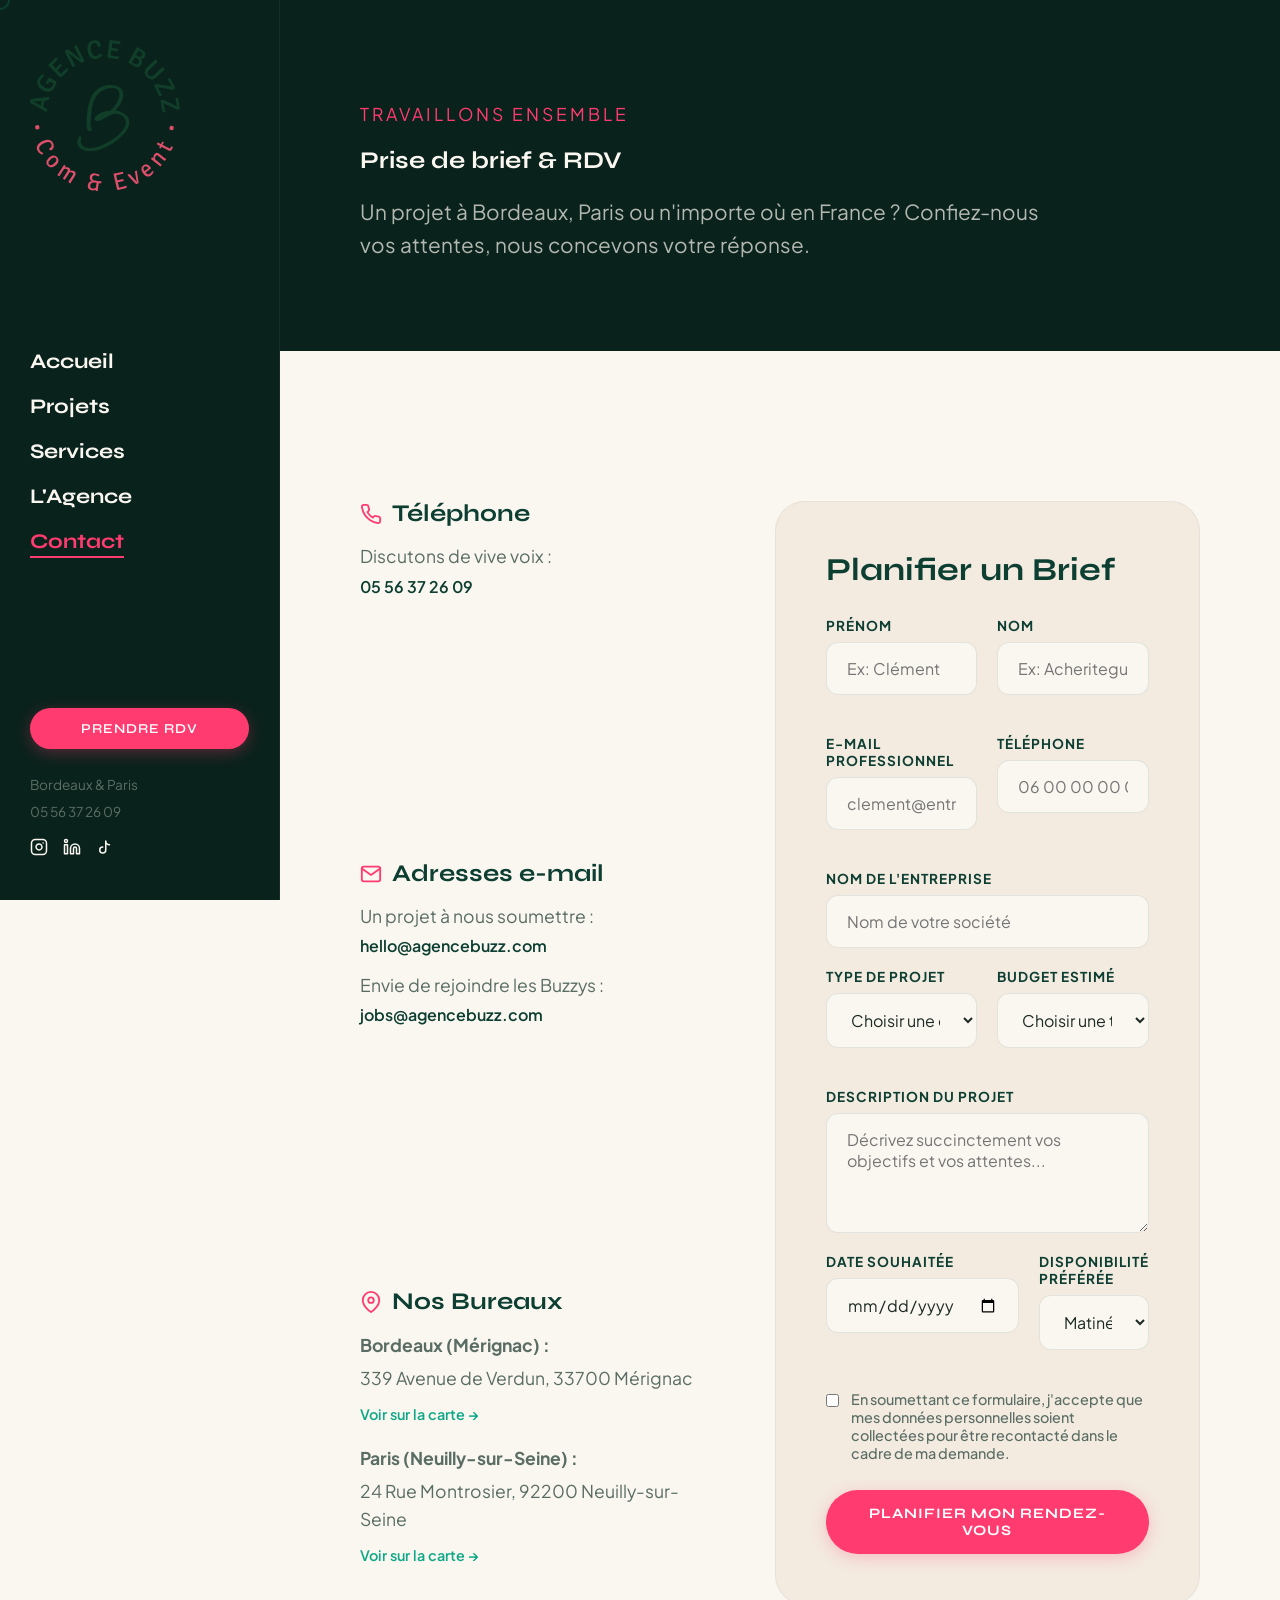
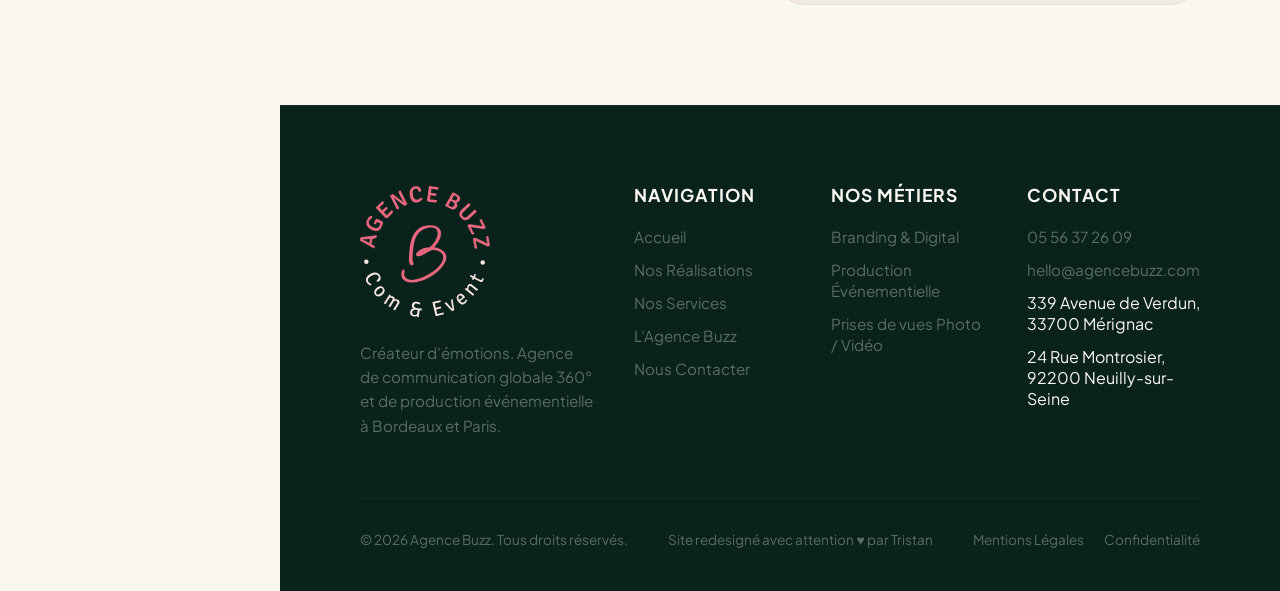
<file: contact.html>
<!DOCTYPE html>
<html lang="fr">
<head>
  <meta charset="UTF-8">
  <meta name="viewport" content="width=device-width, initial-scale=1.0, shrink-to-fit=no">
  
  <title>Prendre Rendez-vous &amp; Contact | Agence Buzz Bordeaux &amp; Paris</title>
  <meta name="description" content="Une question, un brief ? Contactez-nous ou réservez un créneau directement via notre formulaire de prise de rendez-vous en ligne. Réponse sous 24h.">
  <meta name="keywords" content="contact agence, prendre rdv en ligne, reserver brief, agence communication bordeaux, Merignac, Neuilly sur Seine">
  
  <link rel="stylesheet" href="style.css">
</head>
<body>

  <!-- LEFT FIXED SIDEBAR -->
  <div class="sidebar">
    <div class="sidebar-logo">
      <a href="index.html">
        <img src="assets/logo.svg" alt="Agence Buzz Logo" onerror="this.style.display='none'; this.nextElementSibling.style.display='block';">
        <span style="display:none; font-family:var(--font-title); font-weight:800; font-size:1.8rem; color:var(--color-accent-pink);">AGENCE BUZZ</span>
      </a>
    </div>
    
    <nav class="sidebar-nav">
      <ul>
        <li><a href="index.html">Accueil</a></li>
        <li><a href="projets.html">Projets</a></li>
        <li><a href="services.html">Services</a></li>
        <li><a href="agence.html">L'Agence</a></li>
        <li><a href="contact.html" class="active">Contact</a></li>
      </ul>
    </nav>
    
    <div class="sidebar-footer">
      <a href="contact.html" class="btn-rdv">Prendre RDV</a>
      <div class="contact-info">
        <p>Bordeaux &amp; Paris</p>
        <p>05 56 37 26 09</p>
      </div>
      <div class="social-icons">
        <a href="https://www.instagram.com/agencebuzz/" target="_blank" aria-label="Instagram">
          <svg xmlns="http://www.w3.org/2000/svg" width="18" height="18" viewBox="0 0 24 24" fill="none" stroke="currentColor" stroke-width="2" stroke-linecap="round" stroke-linejoin="round"><rect x="2" y="2" width="20" height="20" rx="5" ry="5"></rect><path d="M16 11.37A4 4 0 1 1 12.63 8 4 4 0 0 1 16 11.37z"></path><line x1="17.5" y1="6.5" x2="17.51" y2="6.5"></line></svg>
        </a>
        <a href="https://www.linkedin.com/company/agence-buzz/" target="_blank" aria-label="LinkedIn">
          <svg xmlns="http://www.w3.org/2000/svg" width="18" height="18" viewBox="0 0 24 24" fill="none" stroke="currentColor" stroke-width="2" stroke-linecap="round" stroke-linejoin="round"><path d="M16 8a6 6 0 0 1 6 6v7h-4v-7a2 2 0 0 0-2-2 2 2 0 0 0-2 2v7h-4v-7a6 6 0 0 1 6-6z"></path><rect x="2" y="9" width="4" height="12"></rect><circle cx="4" cy="4" r="2"></circle></svg>
        </a>
        <a href="https://www.tiktok.com/@agence.buzz" target="_blank" aria-label="TikTok">
          <svg xmlns="http://www.w3.org/2000/svg" width="18" height="18" viewBox="0 0 24 24" fill="none" stroke="currentColor" stroke-width="2" stroke-linecap="round" stroke-linejoin="round"><path d="M9 12a4 4 0 1 0 4 4V4a5 5 0 0 0 5 5"></path></svg>
        </a>
      </div>
    </div>
  </div>

  <!-- MOBILE HEADER -->
  <div class="mobile-header">
    <div class="mobile-logo">
      <a href="index.html">
        <img src="assets/logo-light.svg" alt="Agence Buzz Logo" onerror="this.style.display='none'; this.nextElementSibling.style.display='block';">
        <span style="display:none; font-family:var(--font-title); font-weight:800; font-size:1.4rem; color:var(--color-accent-pink);">AGENCE BUZZ</span>
      </a>
    </div>
    <div class="hamburger">
      <span></span>
      <span></span>
      <span></span>
    </div>
  </div>
  
  <!-- MOBILE MENU -->
  <div class="mobile-menu">
    <ul>
      <li><a href="index.html">Accueil</a></li>
      <li><a href="projets.html">Projets</a></li>
      <li><a href="services.html">Services</a></li>
      <li><a href="agence.html">L'Agence</a></li>
      <li><a href="contact.html" class="active">Contact</a></li>
      <li><a href="contact.html" class="btn-rdv-mobile">Prendre RDV</a></li>
    </ul>
  </div>

  <!-- MAIN CONTENT -->
  <div class="main-content">
    
    <section class="project-detail-hero">
      <div class="hero-content">
        <p class="hero-tagline">Travaillons ensemble</p>
        <h1 style="color:var(--color-text-light);">Prise de brief &amp; RDV</h1>
        <p class="hero-desc" style="max-width:700px; margin-top:20px;">Un projet à Bordeaux, Paris ou n'importe où en France ? Confiez-nous vos attentes, nous concevons votre réponse.</p>
      </div>
    </section>

    <!-- CONTACT CONTAINER -->
    <section class="contact-container reveal">
      
      <!-- LEFT DETAILS -->
      <div class="contact-details">
        <div class="contact-block">
          <h3>
            <svg viewBox="0 0 24 24" fill="none" stroke="currentColor" stroke-width="2" stroke-linecap="round" stroke-linejoin="round"><path d="M22 16.92v3a2 2 0 0 1-2.18 2 19.79 19.79 0 0 1-8.63-3.07 19.5 19.5 0 0 1-6-6 19.79 19.79 0 0 1-3.07-8.67A2 2 0 0 1 4.11 2h3a2 2 0 0 1 2 1.72 12.84 12.84 0 0 0 .7 2.81 2 2 0 0 1-.45 2.11L8.09 9.91a16 16 0 0 0 6 6l1.27-1.27a2 2 0 0 1 2.11-.45 12.84 12.84 0 0 0 2.81.7A2 2 0 0 1 22 16.92z"></path></svg>
            Téléphone
          </h3>
          <p>Discutons de vive voix :</p>
          <a href="tel:+33556372609">05 56 37 26 09</a>
        </div>

        <div class="contact-block">
          <h3>
            <svg viewBox="0 0 24 24" fill="none" stroke="currentColor" stroke-width="2" stroke-linecap="round" stroke-linejoin="round"><path d="M4 4h16c1.1 0 2 .9 2 2v12c0 1.1-.9 2-2 2H4c-1.1 0-2-.9-2-2V6c0-1.1.9-2 2-2z"></path><polyline points="22,6 12,13 2,6"></polyline></svg>
            Adresses e-mail
          </h3>
          <p>Un projet à nous soumettre :</p>
          <a href="mailto:hello@agencebuzz.com">hello@agencebuzz.com</a>
          <p style="margin-top:15px;">Envie de rejoindre les Buzzys :</p>
          <a href="mailto:jobs@agencebuzz.com">jobs@agencebuzz.com</a>
        </div>

        <div class="contact-block">
          <h3>
            <svg viewBox="0 0 24 24" fill="none" stroke="currentColor" stroke-width="2" stroke-linecap="round" stroke-linejoin="round"><path d="M21 10c0 7-9 13-9 13s-9-6-9-13a9 9 0 0 1 18 0z"></path><circle cx="12" cy="10" r="3"></circle></svg>
            Nos Bureaux
          </h3>
          <p><strong>Bordeaux (Mérignac) :</strong></p>
          <p>339 Avenue de Verdun, 33700 Mérignac</p>
          <a href="https://maps.app.goo.gl/U7hnLVdqeiQG5vfA9" target="_blank" class="contact-map-link">Voir sur la carte &rarr;</a>
          
          <p style="margin-top:20px;"><strong>Paris (Neuilly-sur-Seine) :</strong></p>
          <p>24 Rue Montrosier, 92200 Neuilly-sur-Seine</p>
          <a href="https://maps.app.goo.gl/BYTDpBnr12nfErjc7" target="_blank" class="contact-map-link">Voir sur la carte &rarr;</a>
        </div>
      </div>

      <!-- RIGHT FORM -->
      <div class="rdv-form-wrapper">
        <h2 style="font-size:2rem; margin-bottom:30px;">Planifier un Brief</h2>
        
        <form id="rdv-form">
          <div class="form-group-row">
            <div class="form-group">
              <label for="firstname">Prénom</label>
              <input type="text" id="firstname" name="firstname" required placeholder="Ex: Clément">
            </div>
            <div class="form-group">
              <label for="lastname">Nom</label>
              <input type="text" id="lastname" name="lastname" required placeholder="Ex: Acheriteguy">
            </div>
          </div>

          <div class="form-group-row">
            <div class="form-group">
              <label for="email">E-mail Professionnel</label>
              <input type="email" id="email" name="email" required placeholder="clement@entreprise.com">
            </div>
            <div class="form-group">
              <label for="phone">Téléphone</label>
              <input type="tel" id="phone" name="phone" required placeholder="06 00 00 00 00">
            </div>
          </div>

          <div class="form-group">
            <label for="company">Nom de l'entreprise</label>
            <input type="text" id="company" name="company" required placeholder="Nom de votre société">
          </div>

          <div class="form-group-row">
            <div class="form-group">
              <label for="project-type">Type de projet</label>
              <select id="project-type" name="project-type" required>
                <option value="" disabled selected>Choisir une catégorie</option>
                <option value="identite">Identité visuelle &amp; Branding</option>
                <option value="web">Site web &amp; Application</option>
                <option value="motion">Motion design &amp; Vidéo</option>
                <option value="print">Print &amp; Édition</option>
                <option value="event">Événementiel d'entreprise</option>
                <option value="autre">Autre besoin</option>
              </select>
            </div>
            <div class="form-group">
              <label for="budget">Budget estimé</label>
              <select id="budget" name="budget" required>
                <option value="" disabled selected>Choisir une tranche</option>
                <option value="1k">&lt; 1 000 &euro;</option>
                <option value="1-5k">1 000 &euro; - 5 000 &euro;</option>
                <option value="5-15k">5 000 &euro; - 15 000 &euro;</option>
                <option value="15k+">&plus; 15 000 &euro;</option>
              </select>
            </div>
          </div>

          <div class="form-group">
            <label for="description">Description du projet</label>
            <textarea id="description" name="description" required placeholder="Décrivez succinctement vos objectifs et vos attentes..."></textarea>
          </div>

          <div class="form-group-row">
            <div class="form-group">
              <label for="date">Date souhaitée</label>
              <input type="date" id="date" name="date" required>
            </div>
            <div class="form-group">
              <label for="time-preference">Disponibilité préférée</label>
              <select id="time-preference" name="time-preference" required>
                <option value="matin">Matinée (9h - 12h)</option>
                <option value="apresmidi">Après-midi (14h - 17h)</option>
                <option value="soiree">Fin de journée (17h - 19h)</option>
              </select>
            </div>
          </div>

          <div class="form-group form-checkbox">
            <input type="checkbox" id="consent" name="consent" required>
            <label for="consent">En soumettant ce formulaire, j'accepte que mes données personnelles soient collectées pour être recontacté dans le cadre de ma demande.</label>
          </div>

          <button type="submit" class="btn btn-accent" style="width:100%;">Planifier mon rendez-vous</button>
        </form>
        
        <div id="rdv-form-status" class="form-status-msg"></div>
      </div>
    </section>

    <!-- FOOTER -->
    <footer class="site-footer">
      <div class="footer-top">
        <div class="footer-brand">
          <img src="assets/logo-light.svg" alt="Agence Buzz Logo" onerror="this.style.display='none'; this.nextElementSibling.style.display='block';">
          <span style="display:none; font-family:var(--font-title); font-weight:800; font-size:1.6rem; color:var(--color-accent-pink); margin-bottom:15px;">AGENCE BUZZ</span>
          <p>Créateur d'émotions. Agence de communication globale 360° et de production événementielle à Bordeaux et Paris.</p>
        </div>
        <div class="footer-col">
          <h4>Navigation</h4>
          <ul>
            <li><a href="index.html">Accueil</a></li>
            <li><a href="projets.html">Nos Réalisations</a></li>
            <li><a href="services.html">Nos Services</a></li>
            <li><a href="agence.html">L'Agence Buzz</a></li>
            <li><a href="contact.html">Nous Contacter</a></li>
          </ul>
        </div>
        <div class="footer-col">
          <h4>Nos Métiers</h4>
          <ul>
            <li><a href="services.html#communication">Branding &amp; Digital</a></li>
            <li><a href="services.html#evenementiel">Production Événementielle</a></li>
            <li><a href="services.html#studios">Prises de vues Photo / Vidéo</a></li>
          </ul>
        </div>
        <div class="footer-col">
          <h4>Contact</h4>
          <ul>
            <li><a href="tel:+33556372609">05 56 37 26 09</a></li>
            <li><a href="mailto:hello@agencebuzz.com">hello@agencebuzz.com</a></li>
            <li>339 Avenue de Verdun,<br>33700 Mérignac</li>
            <li>24 Rue Montrosier,<br>92200 Neuilly-sur-Seine</li>
          </ul>
        </div>
      </div>
      <div class="footer-bottom">
        <p>&copy; 2026 Agence Buzz. Tous droits réservés.</p>
        <p>Site redesigné avec attention ♥ par Tristan</p>
        <div class="footer-legals">
          <a href="#">Mentions Légales</a>
          <a href="#">Confidentialité</a>
        </div>
      </div>
    </footer>

  </div>

  <script src="script.js"></script>
</body>
</html>
</file>
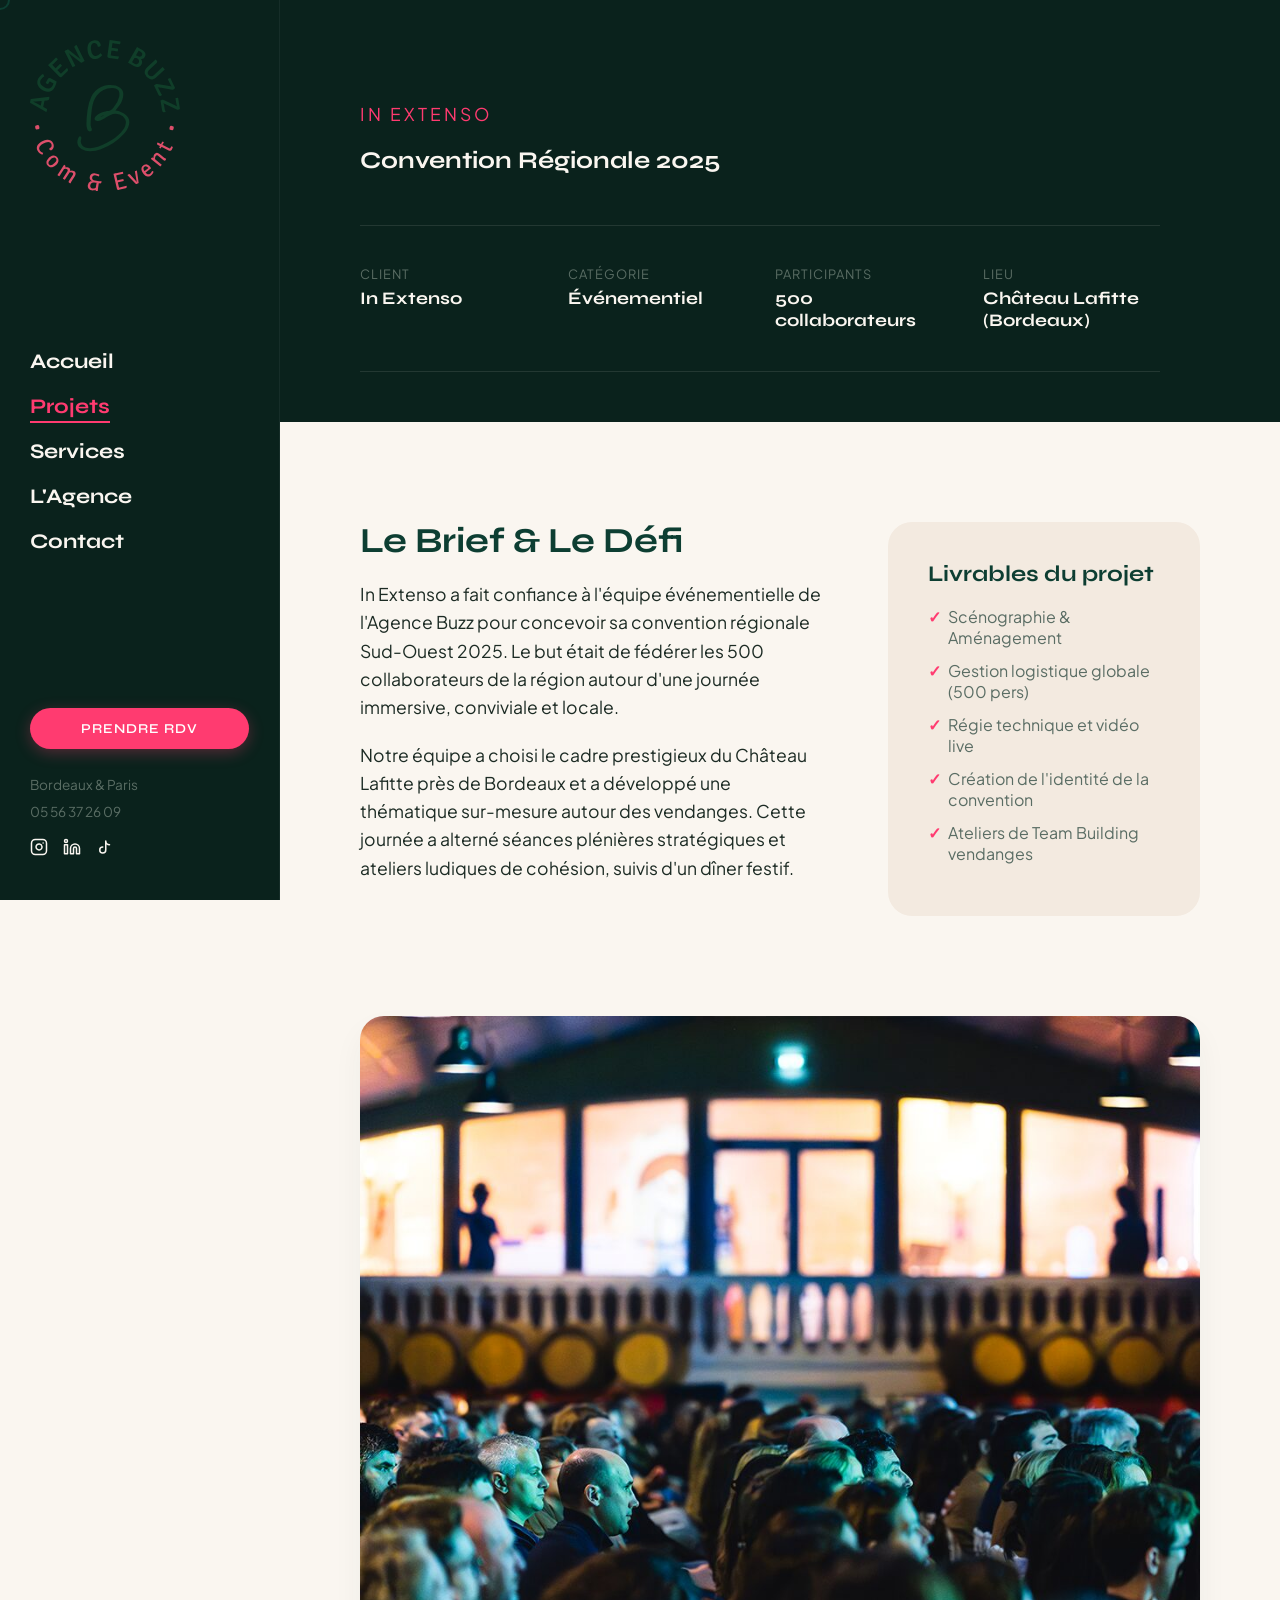
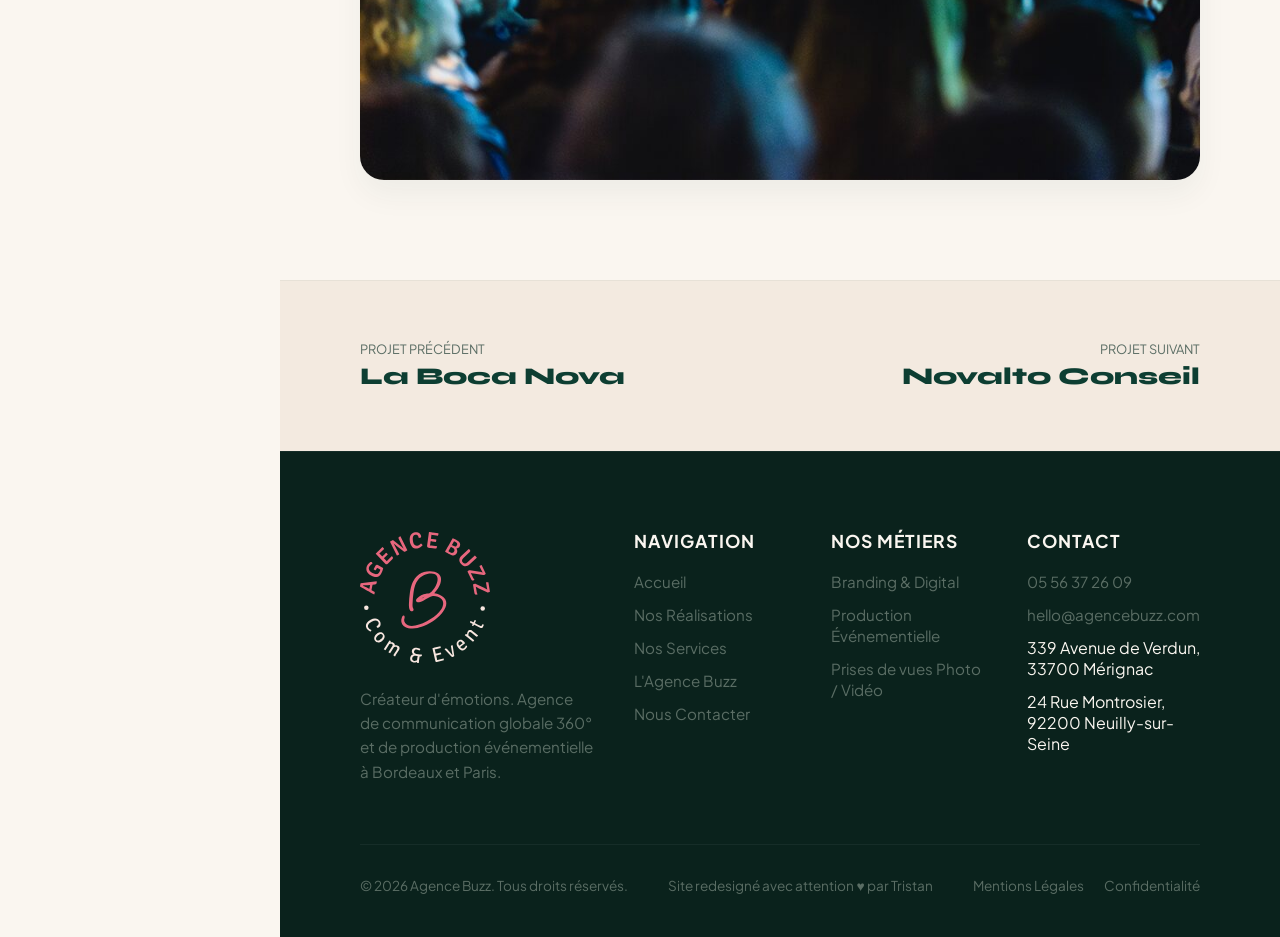
<file: projet-in-extenso.html>
<!DOCTYPE html>
<html lang="fr">
<head>
  <meta charset="UTF-8">
  <meta name="viewport" content="width=device-width, initial-scale=1.0, shrink-to-fit=no">
  
  <title>In Extenso - Convention Régionale 2025 | Agence Buzz</title>
  <meta name="description" content="Découvrez l'organisation de la convention régionale 2025 d'In Extenso rassemblant 500 collaborateurs au Château Lafitte, réalisée par l'Agence Buzz.">
  <meta name="keywords" content="In Extenso, convention, evenementiel, Bordeaux, chateau lafitte, vendanges, agence buzz">
  
  <link rel="stylesheet" href="style.css">
</head>
<body>

  <!-- LEFT FIXED SIDEBAR -->
  <div class="sidebar">
    <div class="sidebar-logo">
      <a href="index.html">
        <img src="assets/logo.svg" alt="Agence Buzz Logo" onerror="this.style.display='none'; this.nextElementSibling.style.display='block';">
        <span style="display:none; font-family:var(--font-title); font-weight:800; font-size:1.8rem; color:var(--color-accent-pink);">AGENCE BUZZ</span>
      </a>
    </div>
    
    <nav class="sidebar-nav">
      <ul>
        <li><a href="index.html">Accueil</a></li>
        <li><a href="projets.html" class="active">Projets</a></li>
        <li><a href="services.html">Services</a></li>
        <li><a href="agence.html">L'Agence</a></li>
        <li><a href="contact.html">Contact</a></li>
      </ul>
    </nav>
    
    <div class="sidebar-footer">
      <a href="contact.html" class="btn-rdv">Prendre RDV</a>
      <div class="contact-info">
        <p>Bordeaux &amp; Paris</p>
        <p>05 56 37 26 09</p>
      </div>
      <div class="social-icons">
        <a href="https://www.instagram.com/agencebuzz/" target="_blank" aria-label="Instagram">
          <svg xmlns="http://www.w3.org/2000/svg" width="18" height="18" viewBox="0 0 24 24" fill="none" stroke="currentColor" stroke-width="2" stroke-linecap="round" stroke-linejoin="round"><rect x="2" y="2" width="20" height="20" rx="5" ry="5"></rect><path d="M16 11.37A4 4 0 1 1 12.63 8 4 4 0 0 1 16 11.37z"></path><line x1="17.5" y1="6.5" x2="17.51" y2="6.5"></line></svg>
        </a>
        <a href="https://www.linkedin.com/company/agence-buzz/" target="_blank" aria-label="LinkedIn">
          <svg xmlns="http://www.w3.org/2000/svg" width="18" height="18" viewBox="0 0 24 24" fill="none" stroke="currentColor" stroke-width="2" stroke-linecap="round" stroke-linejoin="round"><path d="M16 8a6 6 0 0 1 6 6v7h-4v-7a2 2 0 0 0-2-2 2 2 0 0 0-2 2v7h-4v-7a6 6 0 0 1 6-6z"></path><rect x="2" y="9" width="4" height="12"></rect><circle cx="4" cy="4" r="2"></circle></svg>
        </a>
        <a href="https://www.tiktok.com/@agence.buzz" target="_blank" aria-label="TikTok">
          <svg xmlns="http://www.w3.org/2000/svg" width="18" height="18" viewBox="0 0 24 24" fill="none" stroke="currentColor" stroke-width="2" stroke-linecap="round" stroke-linejoin="round"><path d="M9 12a4 4 0 1 0 4 4V4a5 5 0 0 0 5 5"></path></svg>
        </a>
      </div>
    </div>
  </div>

  <!-- MOBILE HEADER -->
  <div class="mobile-header">
    <div class="mobile-logo">
      <a href="index.html">
        <img src="assets/logo-light.svg" alt="Agence Buzz Logo" onerror="this.style.display='none'; this.nextElementSibling.style.display='block';">
        <span style="display:none; font-family:var(--font-title); font-weight:800; font-size:1.4rem; color:var(--color-accent-pink);">AGENCE BUZZ</span>
      </a>
    </div>
    <div class="hamburger">
      <span></span>
      <span></span>
      <span></span>
    </div>
  </div>
  
  <!-- MOBILE MENU -->
  <div class="mobile-menu">
    <ul>
      <li><a href="index.html">Accueil</a></li>
      <li><a href="projets.html" class="active">Projets</a></li>
      <li><a href="services.html">Services</a></li>
      <li><a href="agence.html">L'Agence</a></li>
      <li><a href="contact.html">Contact</a></li>
      <li><a href="contact.html" class="btn-rdv-mobile">Prendre RDV</a></li>
    </ul>
  </div>

  <!-- MAIN CONTENT -->
  <div class="main-content">
    
    <!-- PROJECT HERO -->
    <section class="project-detail-hero">
      <div class="hero-content">
        <p class="hero-tagline">In Extenso</p>
        <h1 style="color:var(--color-text-light);">Convention Régionale 2025</h1>
        
        <div class="project-detail-meta">
          <div class="meta-item">
            <span class="label">Client</span>
            <span class="value">In Extenso</span>
          </div>
          <div class="meta-item">
            <span class="label">Catégorie</span>
            <span class="value">Événementiel</span>
          </div>
          <div class="meta-item">
            <span class="label">Participants</span>
            <span class="value">500 collaborateurs</span>
          </div>
          <div class="meta-item">
            <span class="label">Lieu</span>
            <span class="value">Château Lafitte (Bordeaux)</span>
          </div>
        </div>
      </div>
    </section>

    <!-- PROJECT BODY -->
    <section class="project-detail-body reveal">
      <div class="project-detail-content">
        <h2>Le Brief &amp; Le Défi</h2>
        <p>In Extenso a fait confiance à l'équipe événementielle de l'Agence Buzz pour concevoir sa convention régionale Sud-Ouest 2025. Le but était de fédérer les 500 collaborateurs de la région autour d'une journée immersive, conviviale et locale.</p>
        <p>Notre équipe a choisi le cadre prestigieux du Château Lafitte près de Bordeaux et a développé une thématique sur-mesure autour des vendanges. Cette journée a alterné séances plénières stratégiques et ateliers ludiques de cohésion, suivis d'un dîner festif.</p>
      </div>
      <div class="project-detail-sidebar">
        <div class="project-detail-sidebar-box">
          <h3>Livrables du projet</h3>
          <ul>
            <li>Scénographie &amp; Aménagement</li>
            <li>Gestion logistique globale (500 pers)</li>
            <li>Régie technique et vidéo live</li>
            <li>Création de l'identité de la convention</li>
            <li>Ateliers de Team Building vendanges</li>
          </ul>
        </div>
      </div>
    </section>

    <!-- PROJECT IMAGES -->
    <section class="project-detail-images reveal">
      <div class="project-detail-img">
        <img src="assets/principal-1-2.jpg" alt="In Extenso - Convention Vendanges 2025">
      </div>
    </section>

    <!-- PROJECT NAVIGATION FOOTER -->
    <div class="project-nav-footer">
      <a href="projet-la-boca-nova.html" class="project-nav-link">
        <span class="dir">Projet Précédent</span>
        <span class="name">La Boca Nova</span>
      </a>
      <a href="projet-novalto.html" class="project-nav-link" style="text-align:right;">
        <span class="dir">Projet Suivant</span>
        <span class="name">Novalto Conseil</span>
      </a>
    </div>

    <!-- FOOTER -->
    <footer class="site-footer">
      <div class="footer-top">
        <div class="footer-brand">
          <img src="assets/logo-light.svg" alt="Agence Buzz Logo" onerror="this.style.display='none'; this.nextElementSibling.style.display='block';">
          <span style="display:none; font-family:var(--font-title); font-weight:800; font-size:1.6rem; color:var(--color-accent-pink); margin-bottom:15px;">AGENCE BUZZ</span>
          <p>Créateur d'émotions. Agence de communication globale 360° et de production événementielle à Bordeaux et Paris.</p>
        </div>
        <div class="footer-col">
          <h4>Navigation</h4>
          <ul>
            <li><a href="index.html">Accueil</a></li>
            <li><a href="projets.html">Nos Réalisations</a></li>
            <li><a href="services.html">Nos Services</a></li>
            <li><a href="agence.html">L'Agence Buzz</a></li>
            <li><a href="contact.html">Nous Contacter</a></li>
          </ul>
        </div>
        <div class="footer-col">
          <h4>Nos Métiers</h4>
          <ul>
            <li><a href="services.html#communication">Branding &amp; Digital</a></li>
            <li><a href="services.html#evenementiel">Production Événementielle</a></li>
            <li><a href="services.html#studios">Prises de vues Photo / Vidéo</a></li>
          </ul>
        </div>
        <div class="footer-col">
          <h4>Contact</h4>
          <ul>
            <li><a href="tel:+33556372609">05 56 37 26 09</a></li>
            <li><a href="mailto:hello@agencebuzz.com">hello@agencebuzz.com</a></li>
            <li>339 Avenue de Verdun,<br>33700 Mérignac</li>
            <li>24 Rue Montrosier,<br>92200 Neuilly-sur-Seine</li>
          </ul>
        </div>
      </div>
      <div class="footer-bottom">
        <p>&copy; 2026 Agence Buzz. Tous droits réservés.</p>
        <p>Site redesigné avec attention ♥ par Tristan</p>
        <div class="footer-legals">
          <a href="#">Mentions Légales</a>
          <a href="#">Confidentialité</a>
        </div>
      </div>
    </footer>

  </div>

  <script src="script.js"></script>
</body>
</html>
</file>
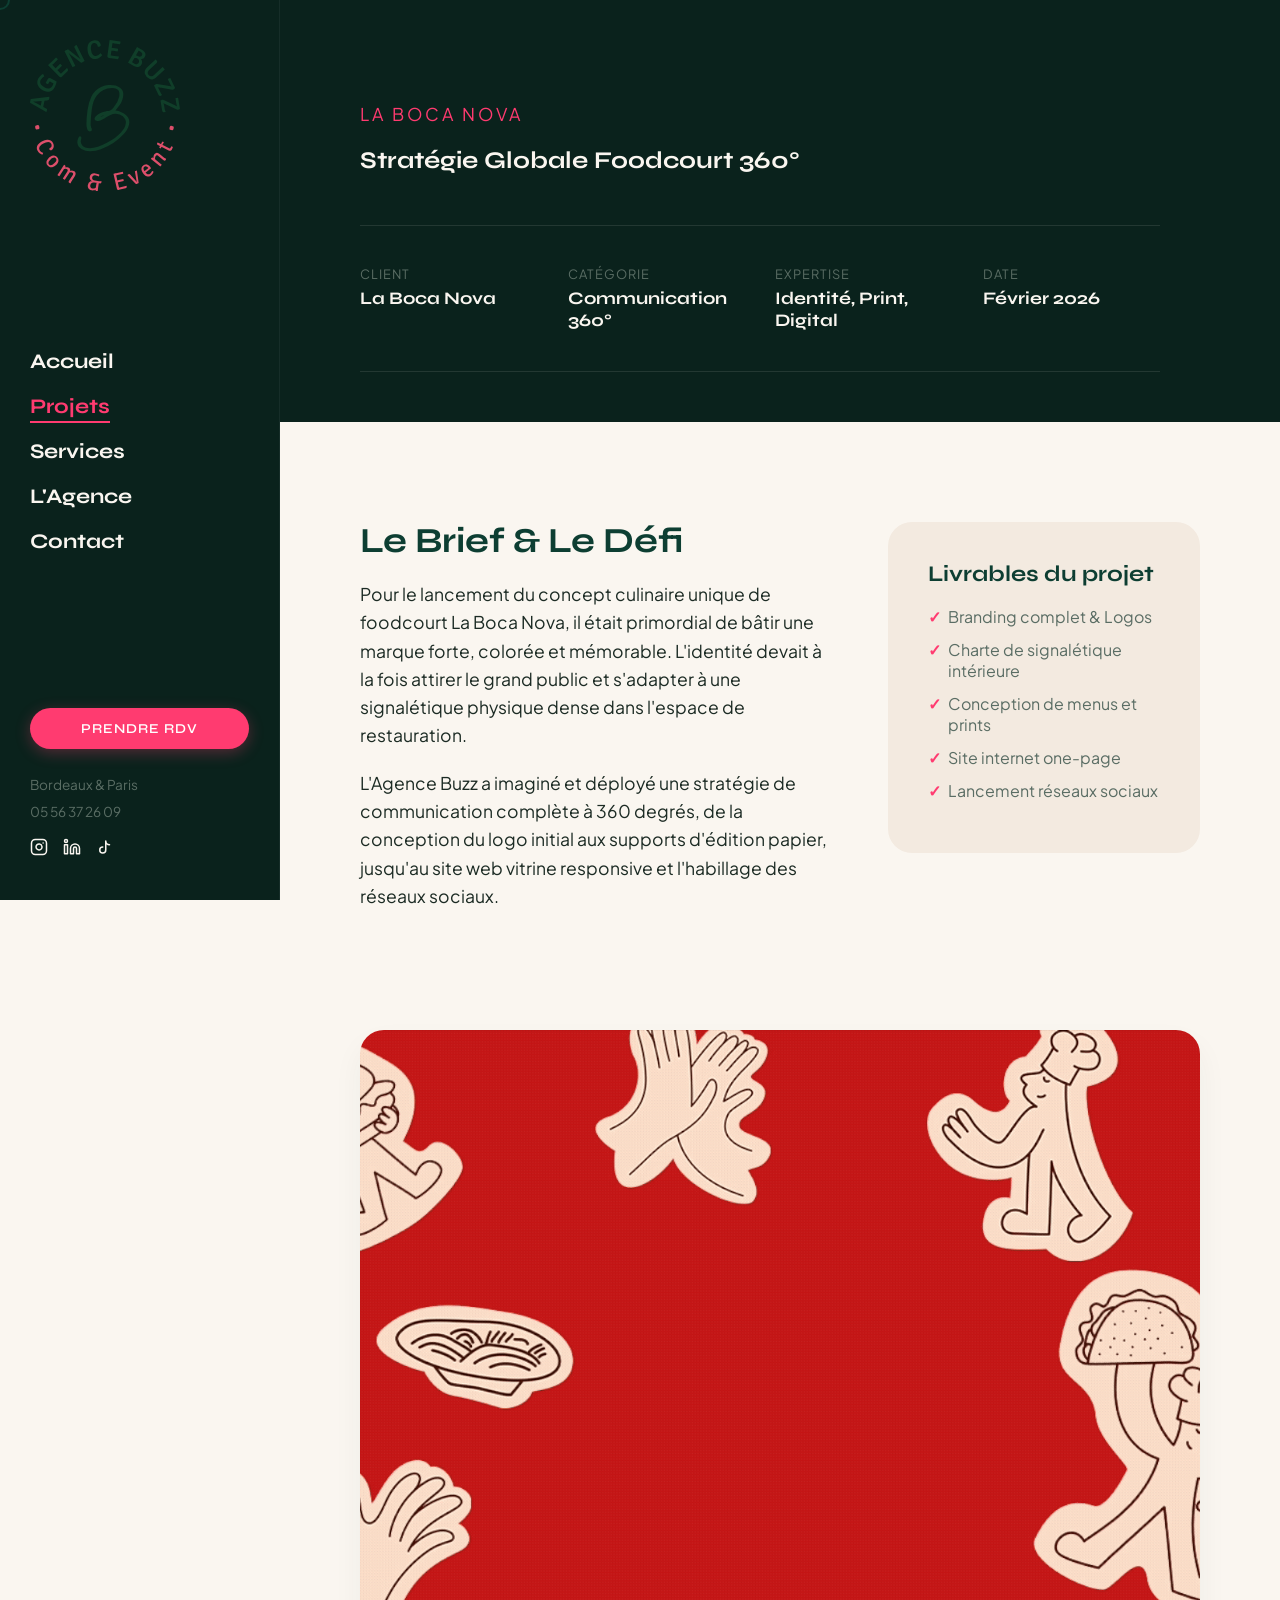
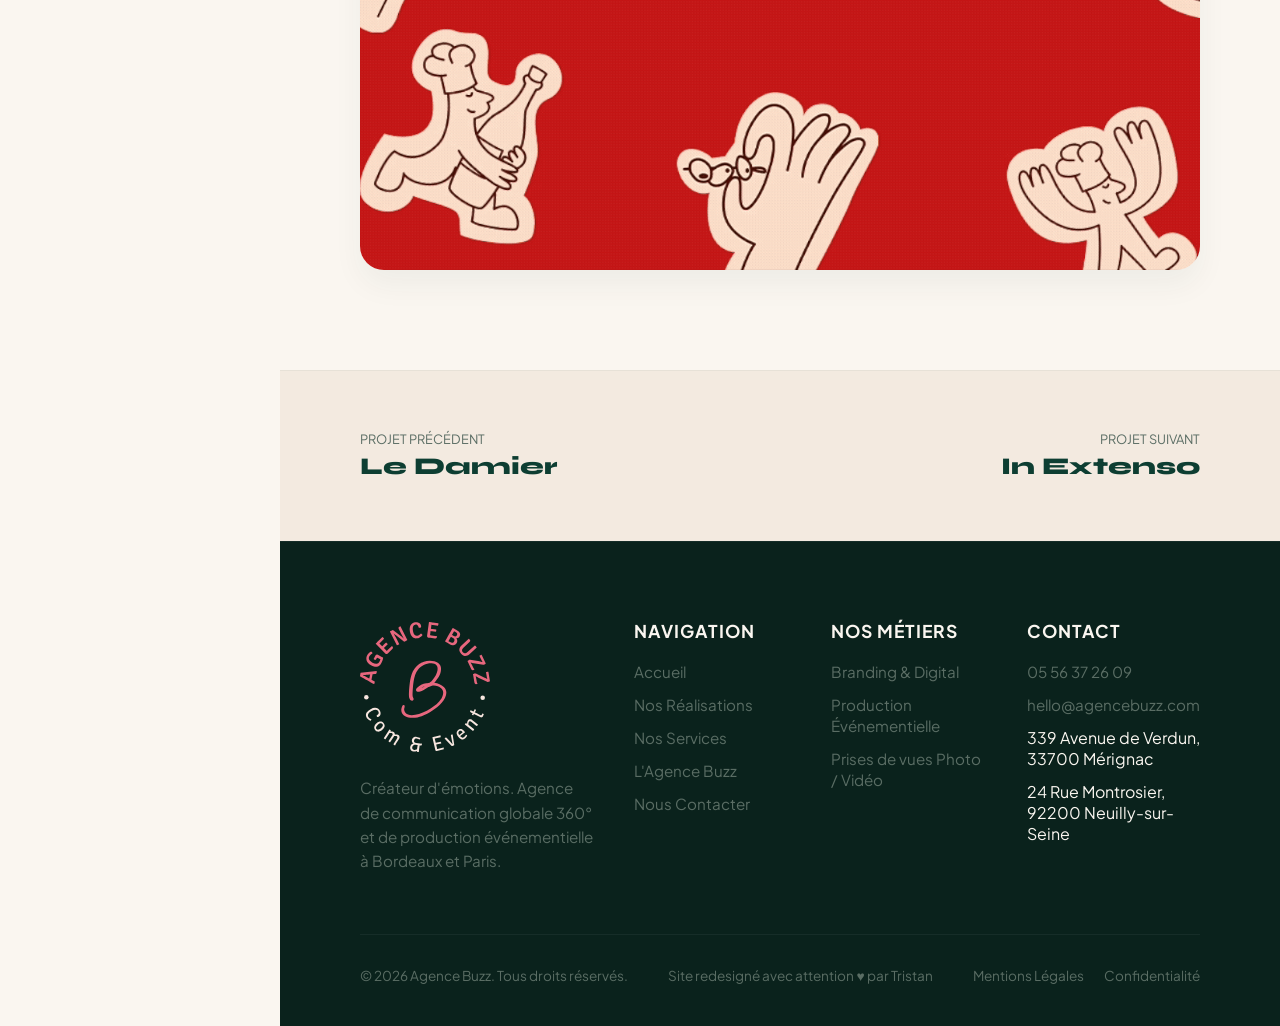
<file: projet-la-boca-nova.html>
<!DOCTYPE html>
<html lang="fr">
<head>
  <meta charset="UTF-8">
  <meta name="viewport" content="width=device-width, initial-scale=1.0, shrink-to-fit=no">
  
  <title>La Boca Nova - Stratégie de Communication 360° | Agence Buzz</title>
  <meta name="description" content="Découvrez le projet de communication globale 360°, identité visuelle, print et digital déployé par l'Agence Buzz pour le foodcourt La Boca Nova.">
  <meta name="keywords" content="La Boca Nova, foodcourt, communication 360, identite visuelle, print, digital, agence buzz">
  
  <link rel="stylesheet" href="style.css">
</head>
<body>

  <!-- LEFT FIXED SIDEBAR -->
  <div class="sidebar">
    <div class="sidebar-logo">
      <a href="index.html">
        <img src="assets/logo.svg" alt="Agence Buzz Logo" onerror="this.style.display='none'; this.nextElementSibling.style.display='block';">
        <span style="display:none; font-family:var(--font-title); font-weight:800; font-size:1.8rem; color:var(--color-accent-pink);">AGENCE BUZZ</span>
      </a>
    </div>
    
    <nav class="sidebar-nav">
      <ul>
        <li><a href="index.html">Accueil</a></li>
        <li><a href="projets.html" class="active">Projets</a></li>
        <li><a href="services.html">Services</a></li>
        <li><a href="agence.html">L'Agence</a></li>
        <li><a href="contact.html">Contact</a></li>
      </ul>
    </nav>
    
    <div class="sidebar-footer">
      <a href="contact.html" class="btn-rdv">Prendre RDV</a>
      <div class="contact-info">
        <p>Bordeaux &amp; Paris</p>
        <p>05 56 37 26 09</p>
      </div>
      <div class="social-icons">
        <a href="https://www.instagram.com/agencebuzz/" target="_blank" aria-label="Instagram">
          <svg xmlns="http://www.w3.org/2000/svg" width="18" height="18" viewBox="0 0 24 24" fill="none" stroke="currentColor" stroke-width="2" stroke-linecap="round" stroke-linejoin="round"><rect x="2" y="2" width="20" height="20" rx="5" ry="5"></rect><path d="M16 11.37A4 4 0 1 1 12.63 8 4 4 0 0 1 16 11.37z"></path><line x1="17.5" y1="6.5" x2="17.51" y2="6.5"></line></svg>
        </a>
        <a href="https://www.linkedin.com/company/agence-buzz/" target="_blank" aria-label="LinkedIn">
          <svg xmlns="http://www.w3.org/2000/svg" width="18" height="18" viewBox="0 0 24 24" fill="none" stroke="currentColor" stroke-width="2" stroke-linecap="round" stroke-linejoin="round"><path d="M16 8a6 6 0 0 1 6 6v7h-4v-7a2 2 0 0 0-2-2 2 2 0 0 0-2 2v7h-4v-7a6 6 0 0 1 6-6z"></path><rect x="2" y="9" width="4" height="12"></rect><circle cx="4" cy="4" r="2"></circle></svg>
        </a>
        <a href="https://www.tiktok.com/@agence.buzz" target="_blank" aria-label="TikTok">
          <svg xmlns="http://www.w3.org/2000/svg" width="18" height="18" viewBox="0 0 24 24" fill="none" stroke="currentColor" stroke-width="2" stroke-linecap="round" stroke-linejoin="round"><path d="M9 12a4 4 0 1 0 4 4V4a5 5 0 0 0 5 5"></path></svg>
        </a>
      </div>
    </div>
  </div>

  <!-- MOBILE HEADER -->
  <div class="mobile-header">
    <div class="mobile-logo">
      <a href="index.html">
        <img src="assets/logo-light.svg" alt="Agence Buzz Logo" onerror="this.style.display='none'; this.nextElementSibling.style.display='block';">
        <span style="display:none; font-family:var(--font-title); font-weight:800; font-size:1.4rem; color:var(--color-accent-pink);">AGENCE BUZZ</span>
      </a>
    </div>
    <div class="hamburger">
      <span></span>
      <span></span>
      <span></span>
    </div>
  </div>
  
  <!-- MOBILE MENU -->
  <div class="mobile-menu">
    <ul>
      <li><a href="index.html">Accueil</a></li>
      <li><a href="projets.html" class="active">Projets</a></li>
      <li><a href="services.html">Services</a></li>
      <li><a href="agence.html">L'Agence</a></li>
      <li><a href="contact.html">Contact</a></li>
      <li><a href="contact.html" class="btn-rdv-mobile">Prendre RDV</a></li>
    </ul>
  </div>

  <!-- MAIN CONTENT -->
  <div class="main-content">
    
    <!-- PROJECT HERO -->
    <section class="project-detail-hero">
      <div class="hero-content">
        <p class="hero-tagline">La Boca Nova</p>
        <h1 style="color:var(--color-text-light);">Stratégie Globale Foodcourt 360°</h1>
        
        <div class="project-detail-meta">
          <div class="meta-item">
            <span class="label">Client</span>
            <span class="value">La Boca Nova</span>
          </div>
          <div class="meta-item">
            <span class="label">Catégorie</span>
            <span class="value">Communication 360°</span>
          </div>
          <div class="meta-item">
            <span class="label">Expertise</span>
            <span class="value">Identité, Print, Digital</span>
          </div>
          <div class="meta-item">
            <span class="label">Date</span>
            <span class="value">Février 2026</span>
          </div>
        </div>
      </div>
    </section>

    <!-- PROJECT BODY -->
    <section class="project-detail-body reveal">
      <div class="project-detail-content">
        <h2>Le Brief &amp; Le Défi</h2>
        <p>Pour le lancement du concept culinaire unique de foodcourt La Boca Nova, il était primordial de bâtir une marque forte, colorée et mémorable. L'identité devait à la fois attirer le grand public et s'adapter à une signalétique physique dense dans l'espace de restauration.</p>
        <p>L'Agence Buzz a imaginé et déployé une stratégie de communication complète à 360 degrés, de la conception du logo initial aux supports d'édition papier, jusqu'au site web vitrine responsive et l'habillage des réseaux sociaux.</p>
      </div>
      <div class="project-detail-sidebar">
        <div class="project-detail-sidebar-box">
          <h3>Livrables du projet</h3>
          <ul>
            <li>Branding complet &amp; Logos</li>
            <li>Charte de signalétique intérieure</li>
            <li>Conception de menus et prints</li>
            <li>Site internet one-page</li>
            <li>Lancement réseaux sociaux</li>
          </ul>
        </div>
      </div>
    </section>

    <!-- PROJECT IMAGES -->
    <section class="project-detail-images reveal">
      <div class="project-detail-img">
        <img src="assets/adobe-express-principal.gif" alt="La Boca Nova - Projet 360">
      </div>
    </section>

    <!-- PROJECT NAVIGATION FOOTER -->
    <div class="project-nav-footer">
      <a href="projet-le-damier.html" class="project-nav-link">
        <span class="dir">Projet Précédent</span>
        <span class="name">Le Damier</span>
      </a>
      <a href="projet-in-extenso.html" class="project-nav-link" style="text-align:right;">
        <span class="dir">Projet Suivant</span>
        <span class="name">In Extenso</span>
      </a>
    </div>

    <!-- FOOTER -->
    <footer class="site-footer">
      <div class="footer-top">
        <div class="footer-brand">
          <img src="assets/logo-light.svg" alt="Agence Buzz Logo" onerror="this.style.display='none'; this.nextElementSibling.style.display='block';">
          <span style="display:none; font-family:var(--font-title); font-weight:800; font-size:1.6rem; color:var(--color-accent-pink); margin-bottom:15px;">AGENCE BUZZ</span>
          <p>Créateur d'émotions. Agence de communication globale 360° et de production événementielle à Bordeaux et Paris.</p>
        </div>
        <div class="footer-col">
          <h4>Navigation</h4>
          <ul>
            <li><a href="index.html">Accueil</a></li>
            <li><a href="projets.html">Nos Réalisations</a></li>
            <li><a href="services.html">Nos Services</a></li>
            <li><a href="agence.html">L'Agence Buzz</a></li>
            <li><a href="contact.html">Nous Contacter</a></li>
          </ul>
        </div>
        <div class="footer-col">
          <h4>Nos Métiers</h4>
          <ul>
            <li><a href="services.html#communication">Branding &amp; Digital</a></li>
            <li><a href="services.html#evenementiel">Production Événementielle</a></li>
            <li><a href="services.html#studios">Prises de vues Photo / Vidéo</a></li>
          </ul>
        </div>
        <div class="footer-col">
          <h4>Contact</h4>
          <ul>
            <li><a href="tel:+33556372609">05 56 37 26 09</a></li>
            <li><a href="mailto:hello@agencebuzz.com">hello@agencebuzz.com</a></li>
            <li>339 Avenue de Verdun,<br>33700 Mérignac</li>
            <li>24 Rue Montrosier,<br>92200 Neuilly-sur-Seine</li>
          </ul>
        </div>
      </div>
      <div class="footer-bottom">
        <p>&copy; 2026 Agence Buzz. Tous droits réservés.</p>
        <p>Site redesigné avec attention ♥ par Tristan</p>
        <div class="footer-legals">
          <a href="#">Mentions Légales</a>
          <a href="#">Confidentialité</a>
        </div>
      </div>
    </footer>

  </div>

  <script src="script.js"></script>
</body>
</html>
</file>
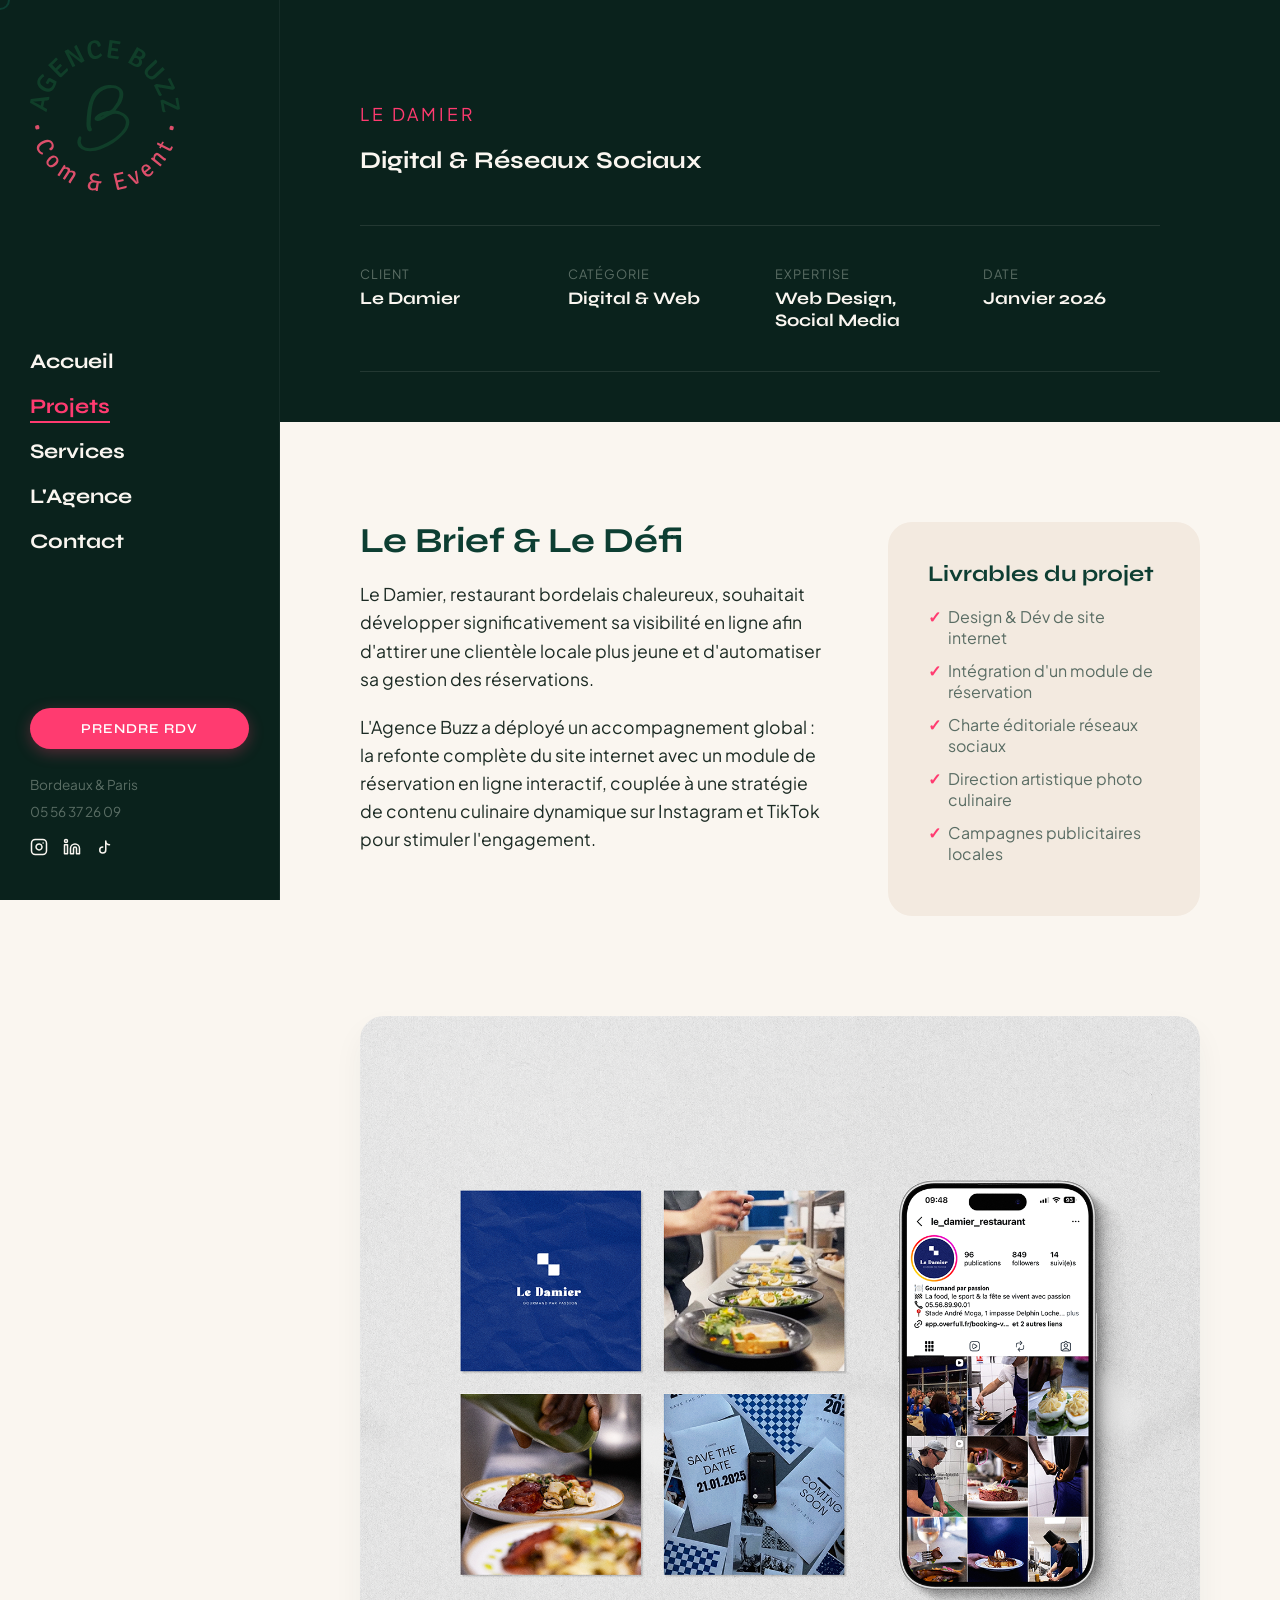
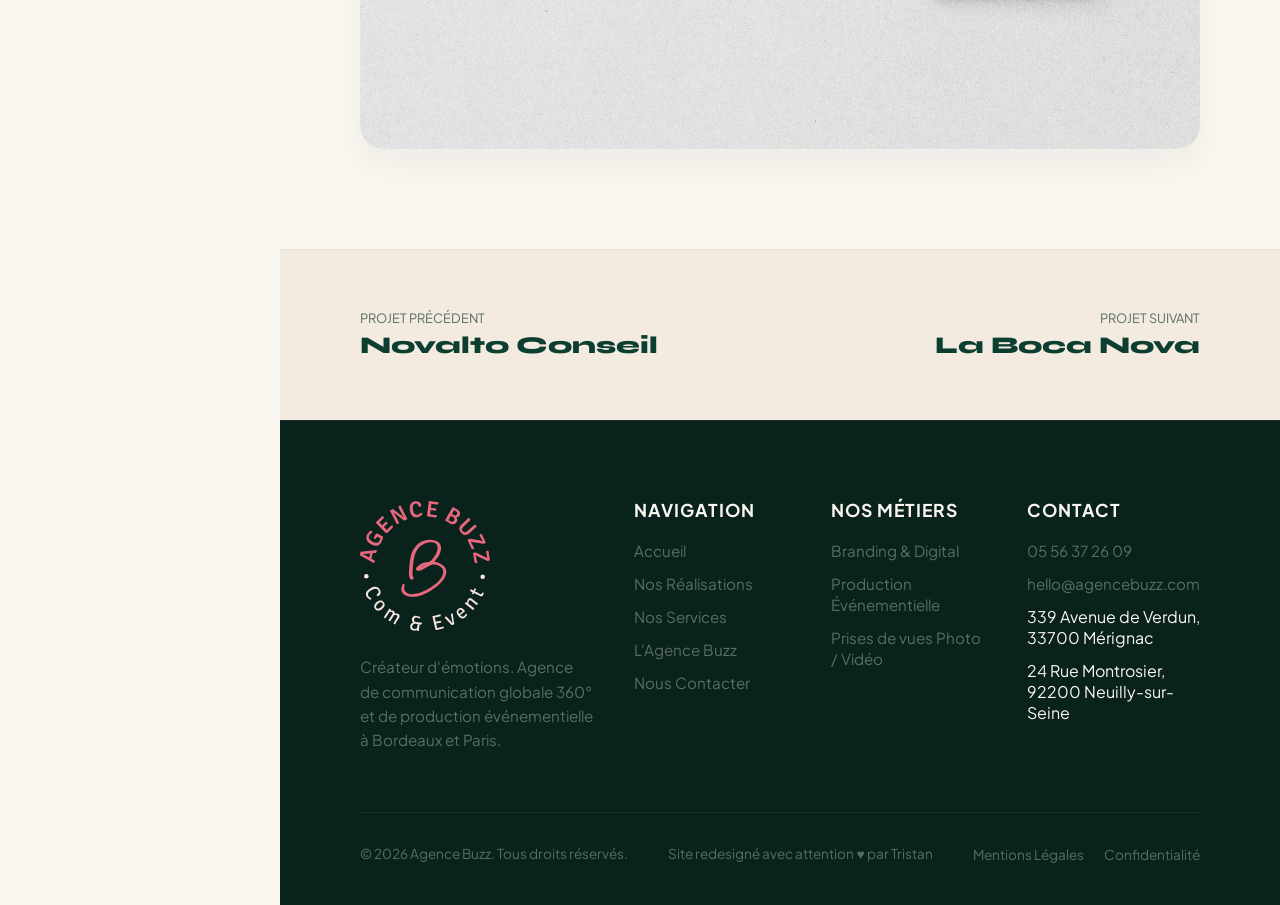
<file: projet-le-damier.html>
<!DOCTYPE html>
<html lang="fr">
<head>
  <meta charset="UTF-8">
  <meta name="viewport" content="width=device-width, initial-scale=1.0, shrink-to-fit=no">
  
  <title>Le Damier - Réseaux Sociaux &amp; Site Web | Agence Buzz</title>
  <meta name="description" content="Découvrez le projet de communication digitale, gestion de réseaux sociaux et site internet conçu par l'Agence Buzz pour le restaurant Le Damier.">
  <meta name="keywords" content="Le Damier, restaurant, communication digitale, reseaux sociaux, site internet, agence buzz">
  
  <link rel="stylesheet" href="style.css">
</head>
<body>

  <!-- LEFT FIXED SIDEBAR -->
  <div class="sidebar">
    <div class="sidebar-logo">
      <a href="index.html">
        <img src="assets/logo.svg" alt="Agence Buzz Logo" onerror="this.style.display='none'; this.nextElementSibling.style.display='block';">
        <span style="display:none; font-family:var(--font-title); font-weight:800; font-size:1.8rem; color:var(--color-accent-pink);">AGENCE BUZZ</span>
      </a>
    </div>
    
    <nav class="sidebar-nav">
      <ul>
        <li><a href="index.html">Accueil</a></li>
        <li><a href="projets.html" class="active">Projets</a></li>
        <li><a href="services.html">Services</a></li>
        <li><a href="agence.html">L'Agence</a></li>
        <li><a href="contact.html">Contact</a></li>
      </ul>
    </nav>
    
    <div class="sidebar-footer">
      <a href="contact.html" class="btn-rdv">Prendre RDV</a>
      <div class="contact-info">
        <p>Bordeaux &amp; Paris</p>
        <p>05 56 37 26 09</p>
      </div>
      <div class="social-icons">
        <a href="https://www.instagram.com/agencebuzz/" target="_blank" aria-label="Instagram">
          <svg xmlns="http://www.w3.org/2000/svg" width="18" height="18" viewBox="0 0 24 24" fill="none" stroke="currentColor" stroke-width="2" stroke-linecap="round" stroke-linejoin="round"><rect x="2" y="2" width="20" height="20" rx="5" ry="5"></rect><path d="M16 11.37A4 4 0 1 1 12.63 8 4 4 0 0 1 16 11.37z"></path><line x1="17.5" y1="6.5" x2="17.51" y2="6.5"></line></svg>
        </a>
        <a href="https://www.linkedin.com/company/agence-buzz/" target="_blank" aria-label="LinkedIn">
          <svg xmlns="http://www.w3.org/2000/svg" width="18" height="18" viewBox="0 0 24 24" fill="none" stroke="currentColor" stroke-width="2" stroke-linecap="round" stroke-linejoin="round"><path d="M16 8a6 6 0 0 1 6 6v7h-4v-7a2 2 0 0 0-2-2 2 2 0 0 0-2 2v7h-4v-7a6 6 0 0 1 6-6z"></path><rect x="2" y="9" width="4" height="12"></rect><circle cx="4" cy="4" r="2"></circle></svg>
        </a>
        <a href="https://www.tiktok.com/@agence.buzz" target="_blank" aria-label="TikTok">
          <svg xmlns="http://www.w3.org/2000/svg" width="18" height="18" viewBox="0 0 24 24" fill="none" stroke="currentColor" stroke-width="2" stroke-linecap="round" stroke-linejoin="round"><path d="M9 12a4 4 0 1 0 4 4V4a5 5 0 0 0 5 5"></path></svg>
        </a>
      </div>
    </div>
  </div>

  <!-- MOBILE HEADER -->
  <div class="mobile-header">
    <div class="mobile-logo">
      <a href="index.html">
        <img src="assets/logo-light.svg" alt="Agence Buzz Logo" onerror="this.style.display='none'; this.nextElementSibling.style.display='block';">
        <span style="display:none; font-family:var(--font-title); font-weight:800; font-size:1.4rem; color:var(--color-accent-pink);">AGENCE BUZZ</span>
      </a>
    </div>
    <div class="hamburger">
      <span></span>
      <span></span>
      <span></span>
    </div>
  </div>
  
  <!-- MOBILE MENU -->
  <div class="mobile-menu">
    <ul>
      <li><a href="index.html">Accueil</a></li>
      <li><a href="projets.html" class="active">Projets</a></li>
      <li><a href="services.html">Services</a></li>
      <li><a href="agence.html">L'Agence</a></li>
      <li><a href="contact.html">Contact</a></li>
      <li><a href="contact.html" class="btn-rdv-mobile">Prendre RDV</a></li>
    </ul>
  </div>

  <!-- MAIN CONTENT -->
  <div class="main-content">
    
    <!-- PROJECT HERO -->
    <section class="project-detail-hero">
      <div class="hero-content">
        <p class="hero-tagline">Le Damier</p>
        <h1 style="color:var(--color-text-light);">Digital &amp; Réseaux Sociaux</h1>
        
        <div class="project-detail-meta">
          <div class="meta-item">
            <span class="label">Client</span>
            <span class="value">Le Damier</span>
          </div>
          <div class="meta-item">
            <span class="label">Catégorie</span>
            <span class="value">Digital &amp; Web</span>
          </div>
          <div class="meta-item">
            <span class="label">Expertise</span>
            <span class="value">Web Design, Social Media</span>
          </div>
          <div class="meta-item">
            <span class="label">Date</span>
            <span class="value">Janvier 2026</span>
          </div>
        </div>
      </div>
    </section>

    <!-- PROJECT BODY -->
    <section class="project-detail-body reveal">
      <div class="project-detail-content">
        <h2>Le Brief &amp; Le Défi</h2>
        <p>Le Damier, restaurant bordelais chaleureux, souhaitait développer significativement sa visibilité en ligne afin d'attirer une clientèle locale plus jeune et d'automatiser sa gestion des réservations.</p>
        <p>L'Agence Buzz a déployé un accompagnement global : la refonte complète du site internet avec un module de réservation en ligne interactif, couplée à une stratégie de contenu culinaire dynamique sur Instagram et TikTok pour stimuler l'engagement.</p>
      </div>
      <div class="project-detail-sidebar">
        <div class="project-detail-sidebar-box">
          <h3>Livrables du projet</h3>
          <ul>
            <li>Design &amp; Dév de site internet</li>
            <li>Intégration d'un module de réservation</li>
            <li>Charte éditoriale réseaux sociaux</li>
            <li>Direction artistique photo culinaire</li>
            <li>Campagnes publicitaires locales</li>
          </ul>
        </div>
      </div>
    </section>

    <!-- PROJECT IMAGES -->
    <section class="project-detail-images reveal">
      <div class="project-detail-img">
        <img src="assets/principal-2.png" alt="Le Damier - Projet Digital">
      </div>
    </section>

    <!-- PROJECT NAVIGATION FOOTER -->
    <div class="project-nav-footer">
      <a href="projet-novalto.html" class="project-nav-link">
        <span class="dir">Projet Précédent</span>
        <span class="name">Novalto Conseil</span>
      </a>
      <a href="projet-la-boca-nova.html" class="project-nav-link" style="text-align:right;">
        <span class="dir">Projet Suivant</span>
        <span class="name">La Boca Nova</span>
      </a>
    </div>

    <!-- FOOTER -->
    <footer class="site-footer">
      <div class="footer-top">
        <div class="footer-brand">
          <img src="assets/logo-light.svg" alt="Agence Buzz Logo" onerror="this.style.display='none'; this.nextElementSibling.style.display='block';">
          <span style="display:none; font-family:var(--font-title); font-weight:800; font-size:1.6rem; color:var(--color-accent-pink); margin-bottom:15px;">AGENCE BUZZ</span>
          <p>Créateur d'émotions. Agence de communication globale 360° et de production événementielle à Bordeaux et Paris.</p>
        </div>
        <div class="footer-col">
          <h4>Navigation</h4>
          <ul>
            <li><a href="index.html">Accueil</a></li>
            <li><a href="projets.html">Nos Réalisations</a></li>
            <li><a href="services.html">Nos Services</a></li>
            <li><a href="agence.html">L'Agence Buzz</a></li>
            <li><a href="contact.html">Nous Contacter</a></li>
          </ul>
        </div>
        <div class="footer-col">
          <h4>Nos Métiers</h4>
          <ul>
            <li><a href="services.html#communication">Branding &amp; Digital</a></li>
            <li><a href="services.html#evenementiel">Production Événementielle</a></li>
            <li><a href="services.html#studios">Prises de vues Photo / Vidéo</a></li>
          </ul>
        </div>
        <div class="footer-col">
          <h4>Contact</h4>
          <ul>
            <li><a href="tel:+33556372609">05 56 37 26 09</a></li>
            <li><a href="mailto:hello@agencebuzz.com">hello@agencebuzz.com</a></li>
            <li>339 Avenue de Verdun,<br>33700 Mérignac</li>
            <li>24 Rue Montrosier,<br>92200 Neuilly-sur-Seine</li>
          </ul>
        </div>
      </div>
      <div class="footer-bottom">
        <p>&copy; 2026 Agence Buzz. Tous droits réservés.</p>
        <p>Site redesigné avec attention ♥ par Tristan</p>
        <div class="footer-legals">
          <a href="#">Mentions Légales</a>
          <a href="#">Confidentialité</a>
        </div>
      </div>
    </footer>

  </div>

  <script src="script.js"></script>
</body>
</html>
</file>
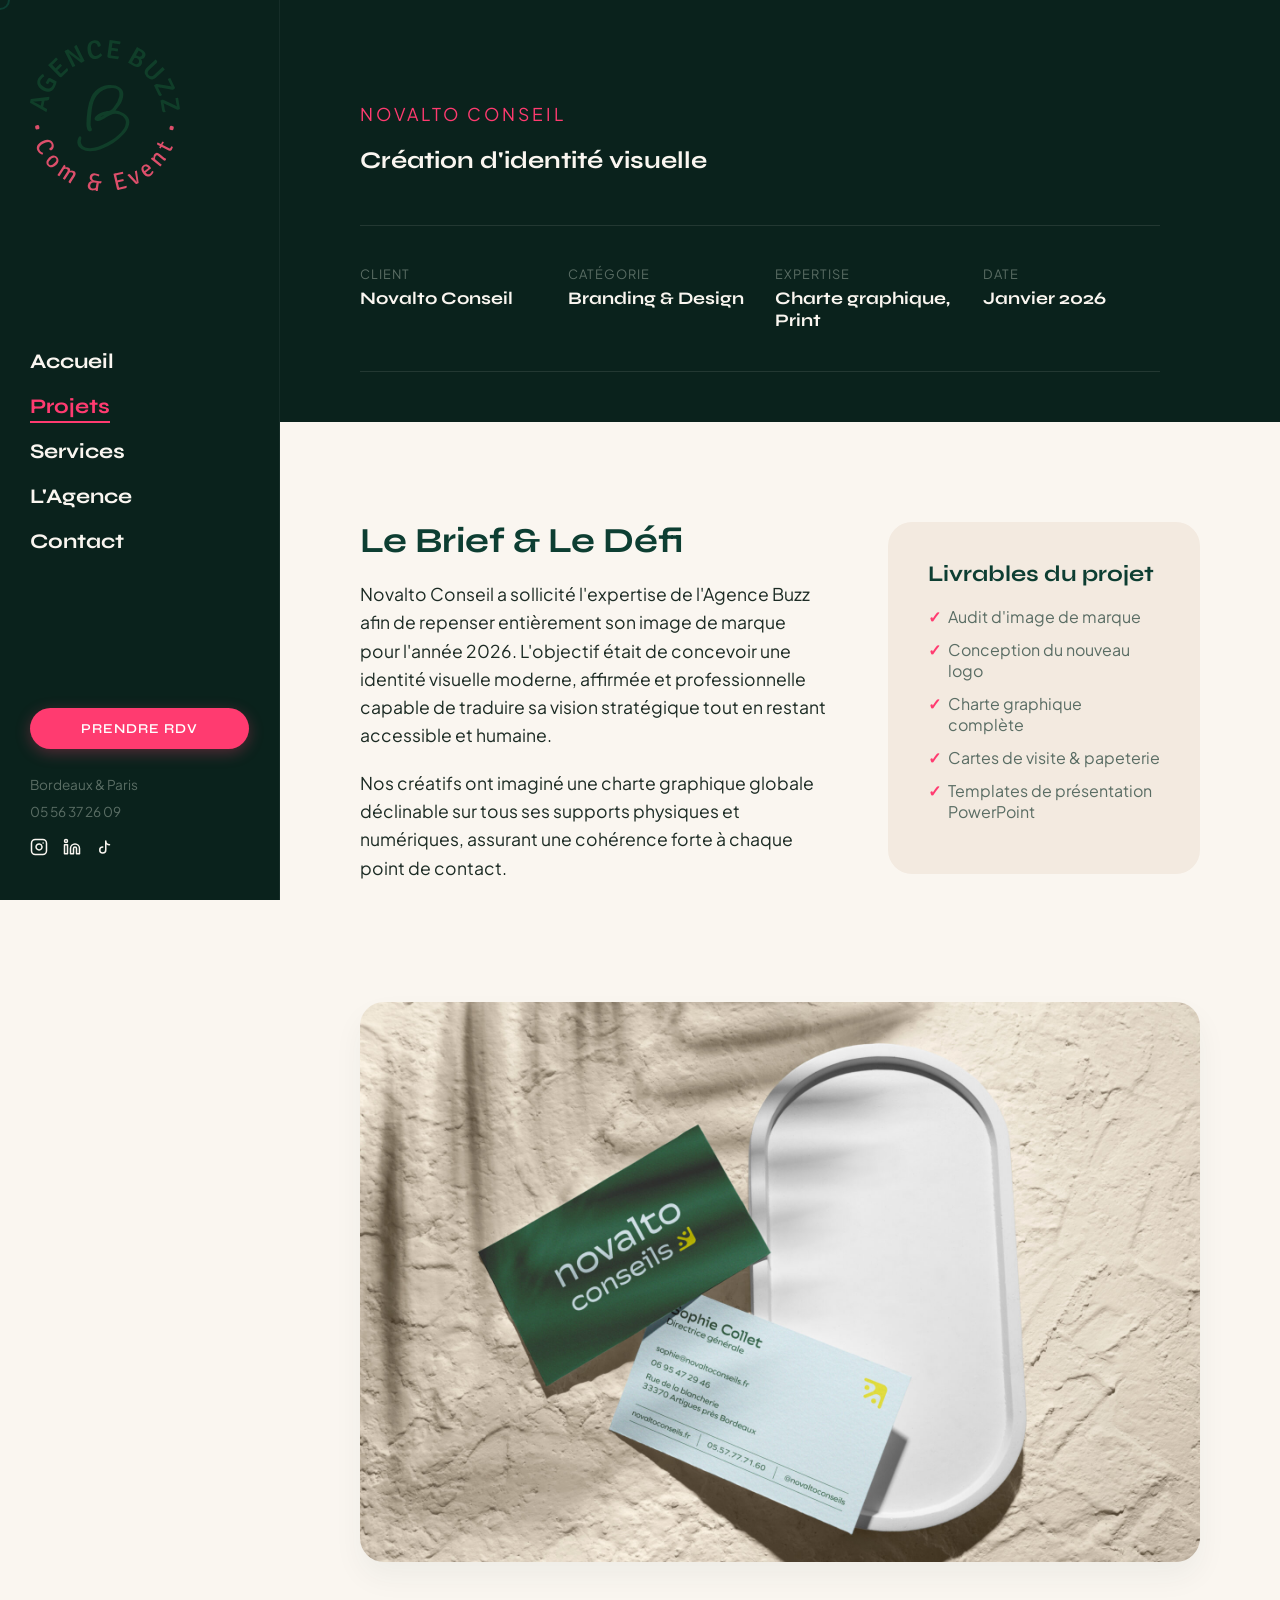
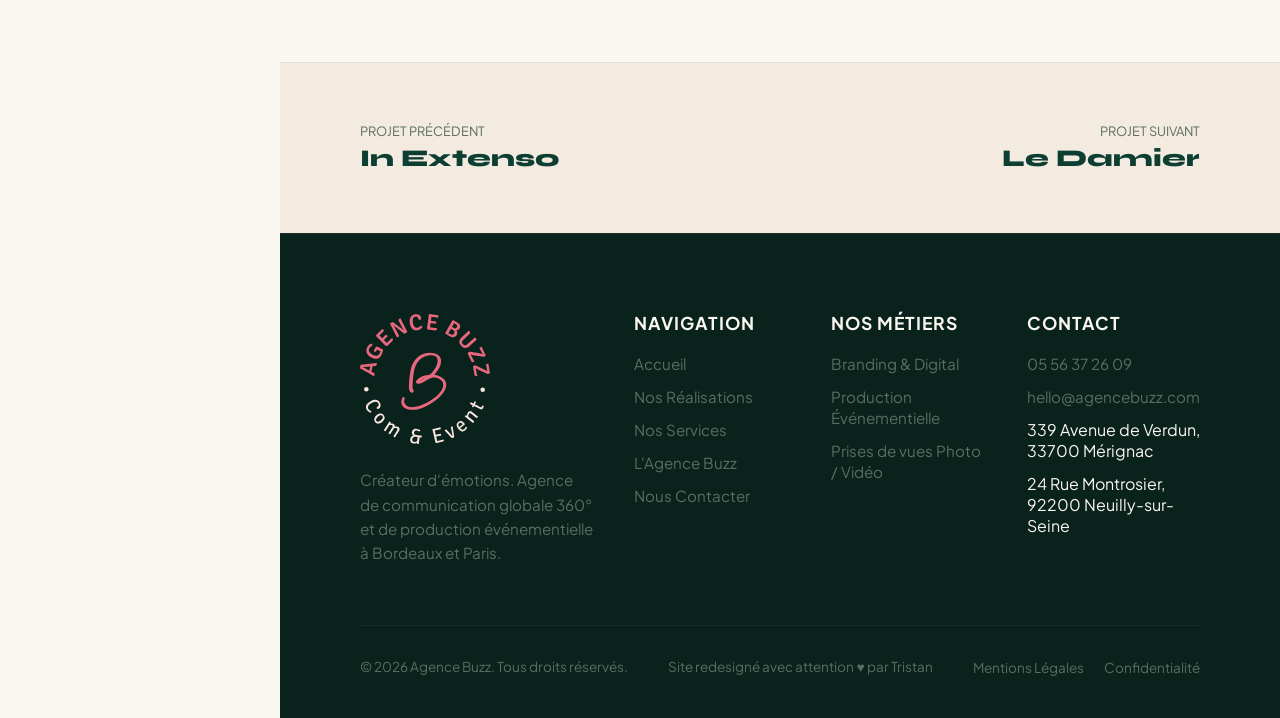
<file: projet-novalto.html>
<!DOCTYPE html>
<html lang="fr">
<head>
  <meta charset="UTF-8">
  <meta name="viewport" content="width=device-width, initial-scale=1.0, shrink-to-fit=no">
  
  <title>Novalto Conseil - Création d'Identité Visuelle | Agence Buzz</title>
  <meta name="description" content="Découvrez le projet de création de charte graphique et de supports de communication réalisé par l'Agence Buzz pour Novalto Conseil.">
  <meta name="keywords" content="Novalto Conseil, identite visuelle, charte graphique, supports de communication, agence buzz">
  
  <link rel="stylesheet" href="style.css">
</head>
<body>

  <!-- LEFT FIXED SIDEBAR -->
  <div class="sidebar">
    <div class="sidebar-logo">
      <a href="index.html">
        <img src="assets/logo.svg" alt="Agence Buzz Logo" onerror="this.style.display='none'; this.nextElementSibling.style.display='block';">
        <span style="display:none; font-family:var(--font-title); font-weight:800; font-size:1.8rem; color:var(--color-accent-pink);">AGENCE BUZZ</span>
      </a>
    </div>
    
    <nav class="sidebar-nav">
      <ul>
        <li><a href="index.html">Accueil</a></li>
        <li><a href="projets.html" class="active">Projets</a></li>
        <li><a href="services.html">Services</a></li>
        <li><a href="agence.html">L'Agence</a></li>
        <li><a href="contact.html">Contact</a></li>
      </ul>
    </nav>
    
    <div class="sidebar-footer">
      <a href="contact.html" class="btn-rdv">Prendre RDV</a>
      <div class="contact-info">
        <p>Bordeaux &amp; Paris</p>
        <p>05 56 37 26 09</p>
      </div>
      <div class="social-icons">
        <a href="https://www.instagram.com/agencebuzz/" target="_blank" aria-label="Instagram">
          <svg xmlns="http://www.w3.org/2000/svg" width="18" height="18" viewBox="0 0 24 24" fill="none" stroke="currentColor" stroke-width="2" stroke-linecap="round" stroke-linejoin="round"><rect x="2" y="2" width="20" height="20" rx="5" ry="5"></rect><path d="M16 11.37A4 4 0 1 1 12.63 8 4 4 0 0 1 16 11.37z"></path><line x1="17.5" y1="6.5" x2="17.51" y2="6.5"></line></svg>
        </a>
        <a href="https://www.linkedin.com/company/agence-buzz/" target="_blank" aria-label="LinkedIn">
          <svg xmlns="http://www.w3.org/2000/svg" width="18" height="18" viewBox="0 0 24 24" fill="none" stroke="currentColor" stroke-width="2" stroke-linecap="round" stroke-linejoin="round"><path d="M16 8a6 6 0 0 1 6 6v7h-4v-7a2 2 0 0 0-2-2 2 2 0 0 0-2 2v7h-4v-7a6 6 0 0 1 6-6z"></path><rect x="2" y="9" width="4" height="12"></rect><circle cx="4" cy="4" r="2"></circle></svg>
        </a>
        <a href="https://www.tiktok.com/@agence.buzz" target="_blank" aria-label="TikTok">
          <svg xmlns="http://www.w3.org/2000/svg" width="18" height="18" viewBox="0 0 24 24" fill="none" stroke="currentColor" stroke-width="2" stroke-linecap="round" stroke-linejoin="round"><path d="M9 12a4 4 0 1 0 4 4V4a5 5 0 0 0 5 5"></path></svg>
        </a>
      </div>
    </div>
  </div>

  <!-- MOBILE HEADER -->
  <div class="mobile-header">
    <div class="mobile-logo">
      <a href="index.html">
        <img src="assets/logo-light.svg" alt="Agence Buzz Logo" onerror="this.style.display='none'; this.nextElementSibling.style.display='block';">
        <span style="display:none; font-family:var(--font-title); font-weight:800; font-size:1.4rem; color:var(--color-accent-pink);">AGENCE BUZZ</span>
      </a>
    </div>
    <div class="hamburger">
      <span></span>
      <span></span>
      <span></span>
    </div>
  </div>
  
  <!-- MOBILE MENU -->
  <div class="mobile-menu">
    <ul>
      <li><a href="index.html">Accueil</a></li>
      <li><a href="projets.html" class="active">Projets</a></li>
      <li><a href="services.html">Services</a></li>
      <li><a href="agence.html">L'Agence</a></li>
      <li><a href="contact.html">Contact</a></li>
      <li><a href="contact.html" class="btn-rdv-mobile">Prendre RDV</a></li>
    </ul>
  </div>

  <!-- MAIN CONTENT -->
  <div class="main-content">
    
    <!-- PROJECT HERO -->
    <section class="project-detail-hero">
      <div class="hero-content">
        <p class="hero-tagline">Novalto Conseil</p>
        <h1 style="color:var(--color-text-light);">Création d'identité visuelle</h1>
        
        <div class="project-detail-meta">
          <div class="meta-item">
            <span class="label">Client</span>
            <span class="value">Novalto Conseil</span>
          </div>
          <div class="meta-item">
            <span class="label">Catégorie</span>
            <span class="value">Branding &amp; Design</span>
          </div>
          <div class="meta-item">
            <span class="label">Expertise</span>
            <span class="value">Charte graphique, Print</span>
          </div>
          <div class="meta-item">
            <span class="label">Date</span>
            <span class="value">Janvier 2026</span>
          </div>
        </div>
      </div>
    </section>

    <!-- PROJECT BODY -->
    <section class="project-detail-body reveal">
      <div class="project-detail-content">
        <h2>Le Brief &amp; Le Défi</h2>
        <p>Novalto Conseil a sollicité l'expertise de l'Agence Buzz afin de repenser entièrement son image de marque pour l'année 2026. L'objectif était de concevoir une identité visuelle moderne, affirmée et professionnelle capable de traduire sa vision stratégique tout en restant accessible et humaine.</p>
        <p>Nos créatifs ont imaginé une charte graphique globale déclinable sur tous ses supports physiques et numériques, assurant une cohérence forte à chaque point de contact.</p>
      </div>
      <div class="project-detail-sidebar">
        <div class="project-detail-sidebar-box">
          <h3>Livrables du projet</h3>
          <ul>
            <li>Audit d'image de marque</li>
            <li>Conception du nouveau logo</li>
            <li>Charte graphique complète</li>
            <li>Cartes de visite &amp; papeterie</li>
            <li>Templates de présentation PowerPoint</li>
          </ul>
        </div>
      </div>
    </section>

    <!-- PROJECT IMAGES -->
    <section class="project-detail-images reveal">
      <div class="project-detail-img">
        <img src="assets/principal-2.jpg" alt="Novalto Conseil - Visuel Identité">
      </div>
    </section>

    <!-- PROJECT NAVIGATION FOOTER -->
    <div class="project-nav-footer">
      <a href="projet-in-extenso.html" class="project-nav-link">
        <span class="dir">Projet Précédent</span>
        <span class="name">In Extenso</span>
      </a>
      <a href="projet-le-damier.html" class="project-nav-link" style="text-align:right;">
        <span class="dir">Projet Suivant</span>
        <span class="name">Le Damier</span>
      </a>
    </div>

    <!-- FOOTER -->
    <footer class="site-footer">
      <div class="footer-top">
        <div class="footer-brand">
          <img src="assets/logo-light.svg" alt="Agence Buzz Logo" onerror="this.style.display='none'; this.nextElementSibling.style.display='block';">
          <span style="display:none; font-family:var(--font-title); font-weight:800; font-size:1.6rem; color:var(--color-accent-pink); margin-bottom:15px;">AGENCE BUZZ</span>
          <p>Créateur d'émotions. Agence de communication globale 360° et de production événementielle à Bordeaux et Paris.</p>
        </div>
        <div class="footer-col">
          <h4>Navigation</h4>
          <ul>
            <li><a href="index.html">Accueil</a></li>
            <li><a href="projets.html">Nos Réalisations</a></li>
            <li><a href="services.html">Nos Services</a></li>
            <li><a href="agence.html">L'Agence Buzz</a></li>
            <li><a href="contact.html">Nous Contacter</a></li>
          </ul>
        </div>
        <div class="footer-col">
          <h4>Nos Métiers</h4>
          <ul>
            <li><a href="services.html#communication">Branding &amp; Digital</a></li>
            <li><a href="services.html#evenementiel">Production Événementielle</a></li>
            <li><a href="services.html#studios">Prises de vues Photo / Vidéo</a></li>
          </ul>
        </div>
        <div class="footer-col">
          <h4>Contact</h4>
          <ul>
            <li><a href="tel:+33556372609">05 56 37 26 09</a></li>
            <li><a href="mailto:hello@agencebuzz.com">hello@agencebuzz.com</a></li>
            <li>339 Avenue de Verdun,<br>33700 Mérignac</li>
            <li>24 Rue Montrosier,<br>92200 Neuilly-sur-Seine</li>
          </ul>
        </div>
      </div>
      <div class="footer-bottom">
        <p>&copy; 2026 Agence Buzz. Tous droits réservés.</p>
        <p>Site redesigné avec attention ♥ par Tristan</p>
        <div class="footer-legals">
          <a href="#">Mentions Légales</a>
          <a href="#">Confidentialité</a>
        </div>
      </div>
    </footer>

  </div>

  <script src="script.js"></script>
</body>
</html>
</file>
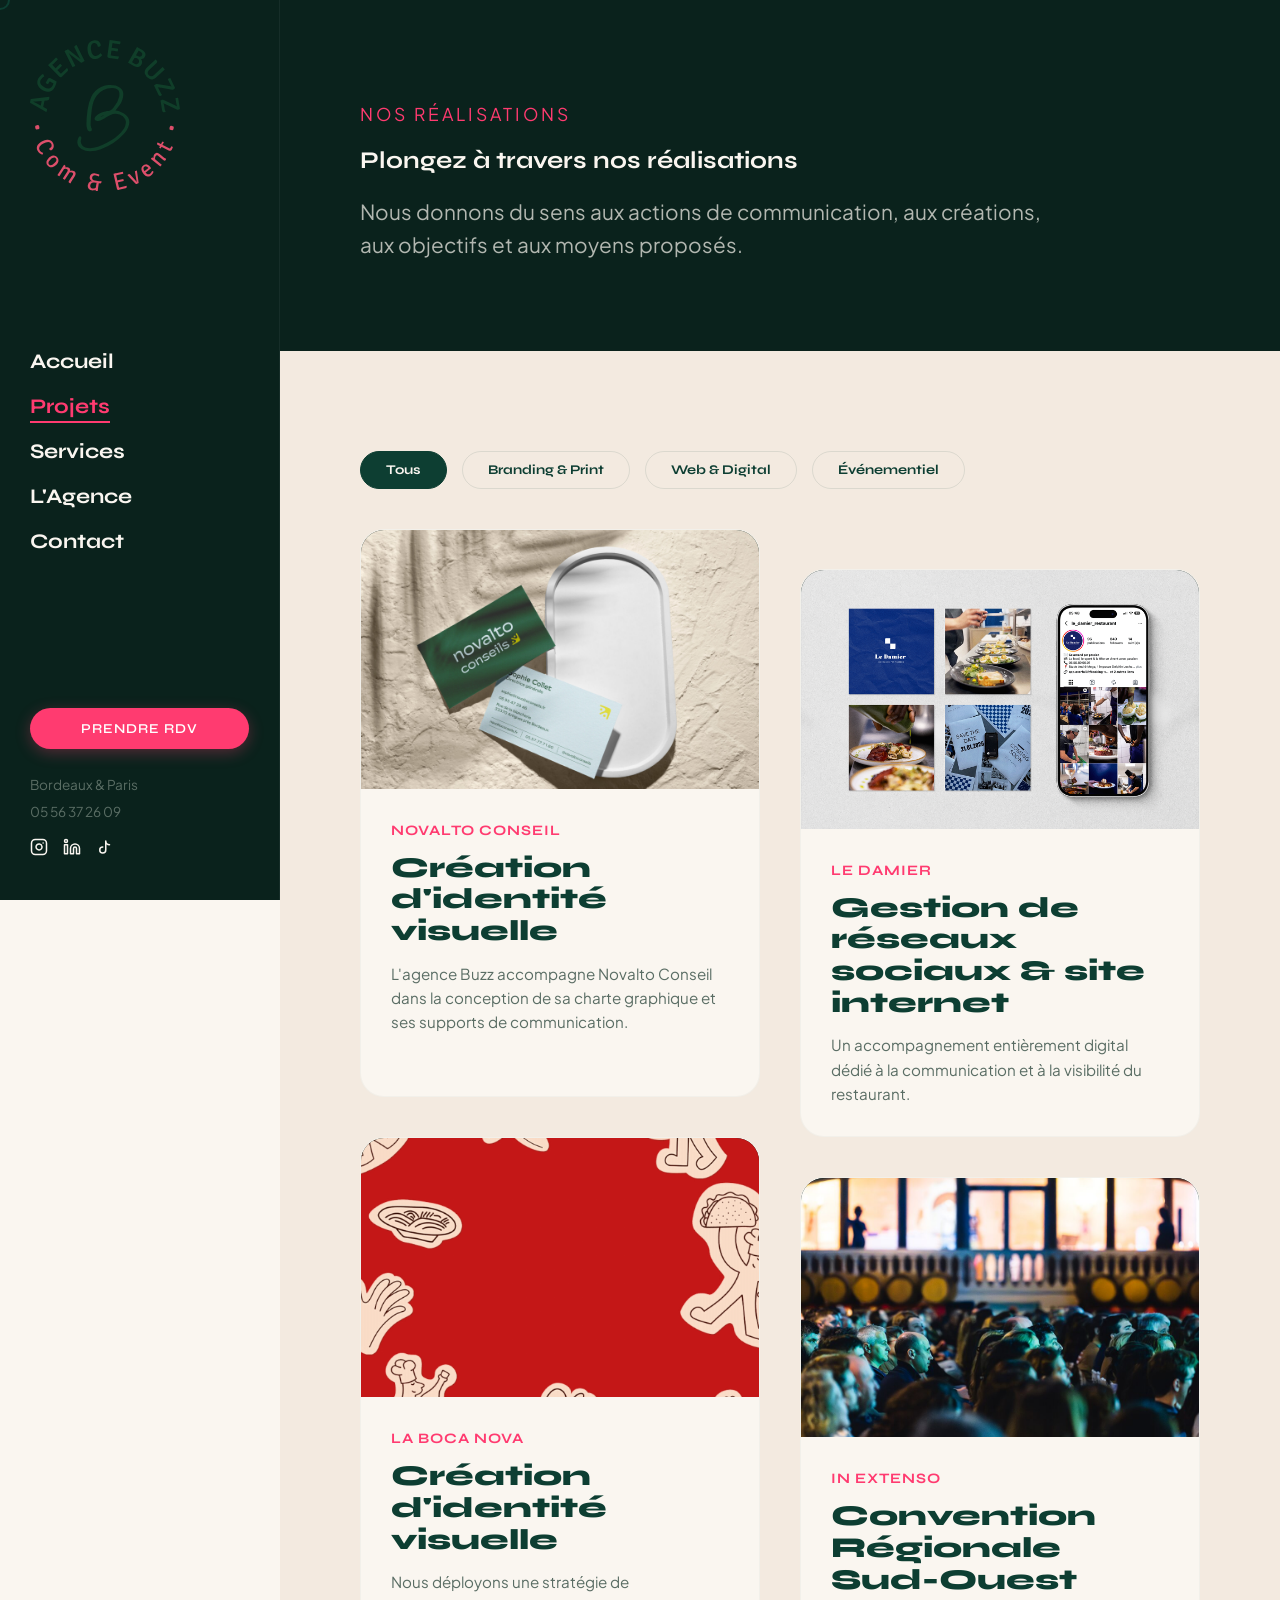
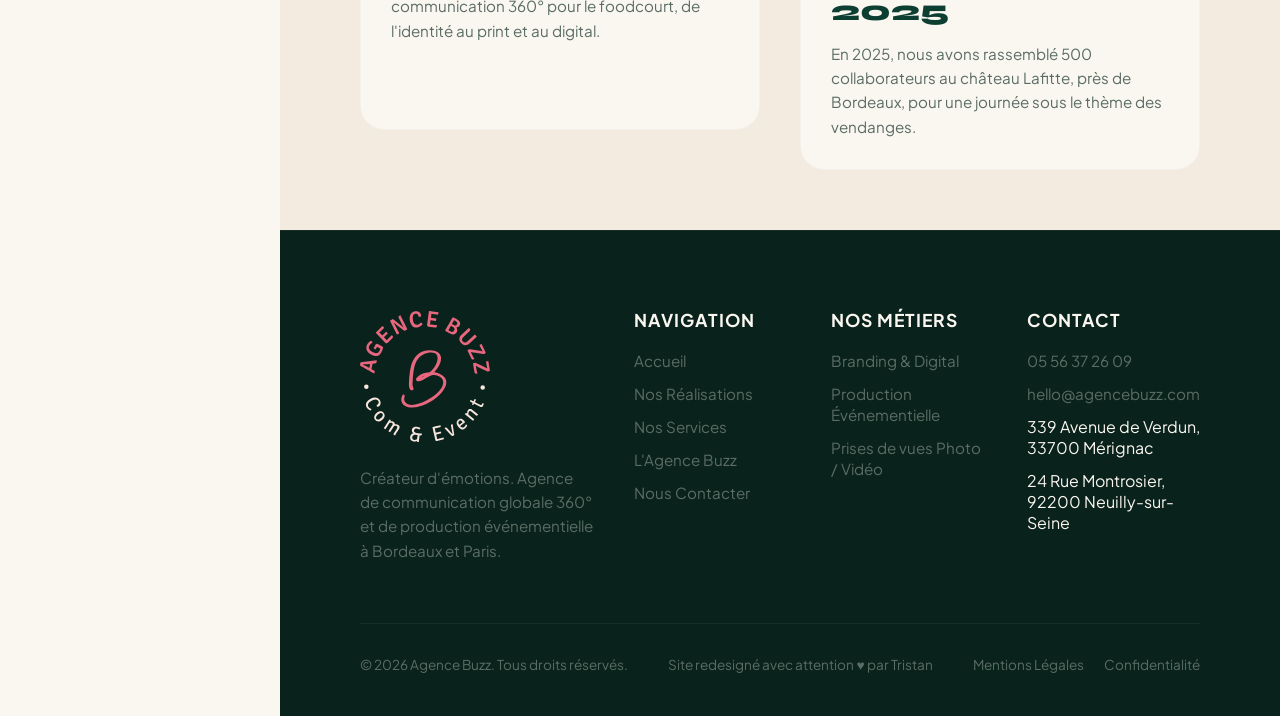
<file: projets.html>
<!DOCTYPE html>
<html lang="fr">
<head>
  <meta charset="UTF-8">
  <meta name="viewport" content="width=device-width, initial-scale=1.0, shrink-to-fit=no">
  
  <title>Nos Réalisations | Agence Buzz - Projets de Communication &amp; Événementiel</title>
  <meta name="description" content="Découvrez nos projets notables à Bordeaux et Paris : Novalto Conseil, Le Damier, La Boca Nova et In Extenso. Stratégies sur-mesure pour donner du sens à votre image.">
  <meta name="keywords" content="projets agence communication, realizations, Novalto, Le Damier, La Boca Nova, In Extenso, Bordeaux">
  <link rel="canonical" href="https://www.agencebuzz.com/realisations/">
  
  <link rel="stylesheet" href="style.css">
</head>
<body>

  <!-- LEFT FIXED SIDEBAR -->
  <div class="sidebar">
    <div class="sidebar-logo">
      <a href="index.html">
        <img src="assets/logo.svg" alt="Agence Buzz Logo" onerror="this.style.display='none'; this.nextElementSibling.style.display='block';">
        <span style="display:none; font-family:var(--font-title); font-weight:800; font-size:1.8rem; color:var(--color-accent-pink);">AGENCE BUZZ</span>
      </a>
    </div>
    
    <nav class="sidebar-nav">
      <ul>
        <li><a href="index.html">Accueil</a></li>
        <li><a href="projets.html" class="active">Projets</a></li>
        <li><a href="services.html">Services</a></li>
        <li><a href="agence.html">L'Agence</a></li>
        <li><a href="contact.html">Contact</a></li>
      </ul>
    </nav>
    
    <div class="sidebar-footer">
      <a href="contact.html" class="btn-rdv">Prendre RDV</a>
      <div class="contact-info">
        <p>Bordeaux &amp; Paris</p>
        <p>05 56 37 26 09</p>
      </div>
      <div class="social-icons">
        <a href="https://www.instagram.com/agencebuzz/" target="_blank" aria-label="Instagram">
          <svg xmlns="http://www.w3.org/2000/svg" width="18" height="18" viewBox="0 0 24 24" fill="none" stroke="currentColor" stroke-width="2" stroke-linecap="round" stroke-linejoin="round"><rect x="2" y="2" width="20" height="20" rx="5" ry="5"></rect><path d="M16 11.37A4 4 0 1 1 12.63 8 4 4 0 0 1 16 11.37z"></path><line x1="17.5" y1="6.5" x2="17.51" y2="6.5"></line></svg>
        </a>
        <a href="https://www.linkedin.com/company/agence-buzz/" target="_blank" aria-label="LinkedIn">
          <svg xmlns="http://www.w3.org/2000/svg" width="18" height="18" viewBox="0 0 24 24" fill="none" stroke="currentColor" stroke-width="2" stroke-linecap="round" stroke-linejoin="round"><path d="M16 8a6 6 0 0 1 6 6v7h-4v-7a2 2 0 0 0-2-2 2 2 0 0 0-2 2v7h-4v-7a6 6 0 0 1 6-6z"></path><rect x="2" y="9" width="4" height="12"></rect><circle cx="4" cy="4" r="2"></circle></svg>
        </a>
        <a href="https://www.tiktok.com/@agence.buzz" target="_blank" aria-label="TikTok">
          <svg xmlns="http://www.w3.org/2000/svg" width="18" height="18" viewBox="0 0 24 24" fill="none" stroke="currentColor" stroke-width="2" stroke-linecap="round" stroke-linejoin="round"><path d="M9 12a4 4 0 1 0 4 4V4a5 5 0 0 0 5 5"></path></svg>
        </a>
      </div>
    </div>
  </div>

  <!-- MOBILE HEADER -->
  <div class="mobile-header">
    <div class="mobile-logo">
      <a href="index.html">
        <img src="assets/logo-light.svg" alt="Agence Buzz Logo" onerror="this.style.display='none'; this.nextElementSibling.style.display='block';">
        <span style="display:none; font-family:var(--font-title); font-weight:800; font-size:1.4rem; color:var(--color-accent-pink);">AGENCE BUZZ</span>
      </a>
    </div>
    <div class="hamburger">
      <span></span>
      <span></span>
      <span></span>
    </div>
  </div>
  
  <!-- MOBILE MENU -->
  <div class="mobile-menu">
    <ul>
      <li><a href="index.html">Accueil</a></li>
      <li><a href="projets.html" class="active">Projets</a></li>
      <li><a href="services.html">Services</a></li>
      <li><a href="agence.html">L'Agence</a></li>
      <li><a href="contact.html">Contact</a></li>
      <li><a href="contact.html" class="btn-rdv-mobile">Prendre RDV</a></li>
    </ul>
  </div>

  <!-- MAIN CONTENT -->
  <div class="main-content">
    
    <section class="project-detail-hero">
      <div class="hero-content">
        <p class="hero-tagline">Nos Réalisations</p>
        <h1 style="color:var(--color-text-light);">Plongez à travers nos réalisations</h1>
        <p class="hero-desc" style="max-width:700px; margin-top:20px;">Nous donnons du sens aux actions de communication, aux créations, aux objectifs et aux moyens proposés.</p>
      </div>
    </section>

    <!-- PROJECTS GRID WITH FILTERS -->
    <section class="projects-section reveal">
      <div class="filter-container reveal">
        <button class="filter-btn active" data-filter="all">Tous</button>
        <button class="filter-btn" data-filter="branding">Branding &amp; Print</button>
        <button class="filter-btn" data-filter="web">Web &amp; Digital</button>
        <button class="filter-btn" data-filter="event">Événementiel</button>
      </div>

      <div class="projects-grid">
        <!-- Projet 1: Novalto -->
        <a href="projet-novalto.html" class="project-card stagger-item" data-category="branding">
          <div class="project-img-wrapper">
            <img src="assets/principal-2.jpg" alt="Novalto Conseil - Identité Visuelle">
            <div class="project-overlay">
              <img class="project-logo" src="assets/logo-2.svg" alt="Novalto Logo">
            </div>
          </div>
          <div class="project-info">
            <p class="project-client">Novalto Conseil</p>
            <h3 class="project-title">Création d'identité visuelle</h3>
            <p class="project-description">L'agence Buzz accompagne Novalto Conseil dans la conception de sa charte graphique et ses supports de communication.</p>
          </div>
        </a>

        <!-- Projet 2: Le Damier -->
        <a href="projet-le-damier.html" class="project-card stagger-item" data-category="web">
          <div class="project-img-wrapper">
            <img src="assets/principal-2.png" alt="Le Damier - Réseaux Sociaux & Site Internet">
            <div class="project-overlay">
              <img class="project-logo" src="assets/le-damier-logo-logo-bleu.svg" alt="Le Damier Logo">
            </div>
          </div>
          <div class="project-info">
            <p class="project-client">Le Damier</p>
            <h3 class="project-title">Gestion de réseaux sociaux &amp; site internet</h3>
            <p class="project-description">Un accompagnement entièrement digital dédié à la communication et à la visibilité du restaurant.</p>
          </div>
        </a>

        <!-- Projet 3: La Boca Nova -->
        <a href="projet-la-boca-nova.html" class="project-card stagger-item" data-category="branding">
          <div class="project-img-wrapper">
            <img src="assets/adobe-express-principal.gif" alt="La Boca Nova - Communication 360">
            <div class="project-overlay">
              <img class="project-logo" src="assets/la-boca-nova-logo-rouge.svg" alt="La Boca Nova Logo">
            </div>
          </div>
          <div class="project-info">
            <p class="project-client">La Boca Nova</p>
            <h3 class="project-title">Création d'identité visuelle</h3>
            <p class="project-description">Nous déployons une stratégie de communication 360° pour le foodcourt, de l'identité au print et au digital.</p>
          </div>
        </a>

        <!-- Projet 4: In Extenso -->
        <a href="projet-in-extenso.html" class="project-card stagger-item" data-category="event">
          <div class="project-img-wrapper">
            <img src="assets/principal-1-2.jpg" alt="In Extenso - Convention Régionale 2025">
            <div class="project-overlay">
              <img class="project-logo" src="assets/logo-in-extenso.png" alt="In Extenso Logo">
            </div>
          </div>
          <div class="project-info">
            <p class="project-client">In Extenso</p>
            <h3 class="project-title">Convention Régionale Sud-Ouest 2025</h3>
            <p class="project-description">En 2025, nous avons rassemblé 500 collaborateurs au château Lafitte, près de Bordeaux, pour une journée sous le thème des vendanges.</p>
          </div>
        </a>
      </div>
    </section>

    <!-- FOOTER -->
    <footer class="site-footer">
      <div class="footer-top">
        <div class="footer-brand">
          <img src="assets/logo-light.svg" alt="Agence Buzz Logo" onerror="this.style.display='none'; this.nextElementSibling.style.display='block';">
          <span style="display:none; font-family:var(--font-title); font-weight:800; font-size:1.6rem; color:var(--color-accent-pink); margin-bottom:15px;">AGENCE BUZZ</span>
          <p>Créateur d'émotions. Agence de communication globale 360° et de production événementielle à Bordeaux et Paris.</p>
        </div>
        <div class="footer-col">
          <h4>Navigation</h4>
          <ul>
            <li><a href="index.html">Accueil</a></li>
            <li><a href="projets.html">Nos Réalisations</a></li>
            <li><a href="services.html">Nos Services</a></li>
            <li><a href="agence.html">L'Agence Buzz</a></li>
            <li><a href="contact.html">Nous Contacter</a></li>
          </ul>
        </div>
        <div class="footer-col">
          <h4>Nos Métiers</h4>
          <ul>
            <li><a href="services.html#communication">Branding &amp; Digital</a></li>
            <li><a href="services.html#evenementiel">Production Événementielle</a></li>
            <li><a href="services.html#studios">Prises de vues Photo / Vidéo</a></li>
          </ul>
        </div>
        <div class="footer-col">
          <h4>Contact</h4>
          <ul>
            <li><a href="tel:+33556372609">05 56 37 26 09</a></li>
            <li><a href="mailto:hello@agencebuzz.com">hello@agencebuzz.com</a></li>
            <li>339 Avenue de Verdun,<br>33700 Mérignac</li>
            <li>24 Rue Montrosier,<br>92200 Neuilly-sur-Seine</li>
          </ul>
        </div>
      </div>
      <div class="footer-bottom">
        <p>&copy; 2026 Agence Buzz. Tous droits réservés.</p>
        <p>Site redesigné avec attention ♥ par Tristan</p>
        <div class="footer-legals">
          <a href="#">Mentions Légales</a>
          <a href="#">Confidentialité</a>
        </div>
      </div>
    </footer>

  </div>

  <script src="script.js"></script>
</body>
</html>
</file>
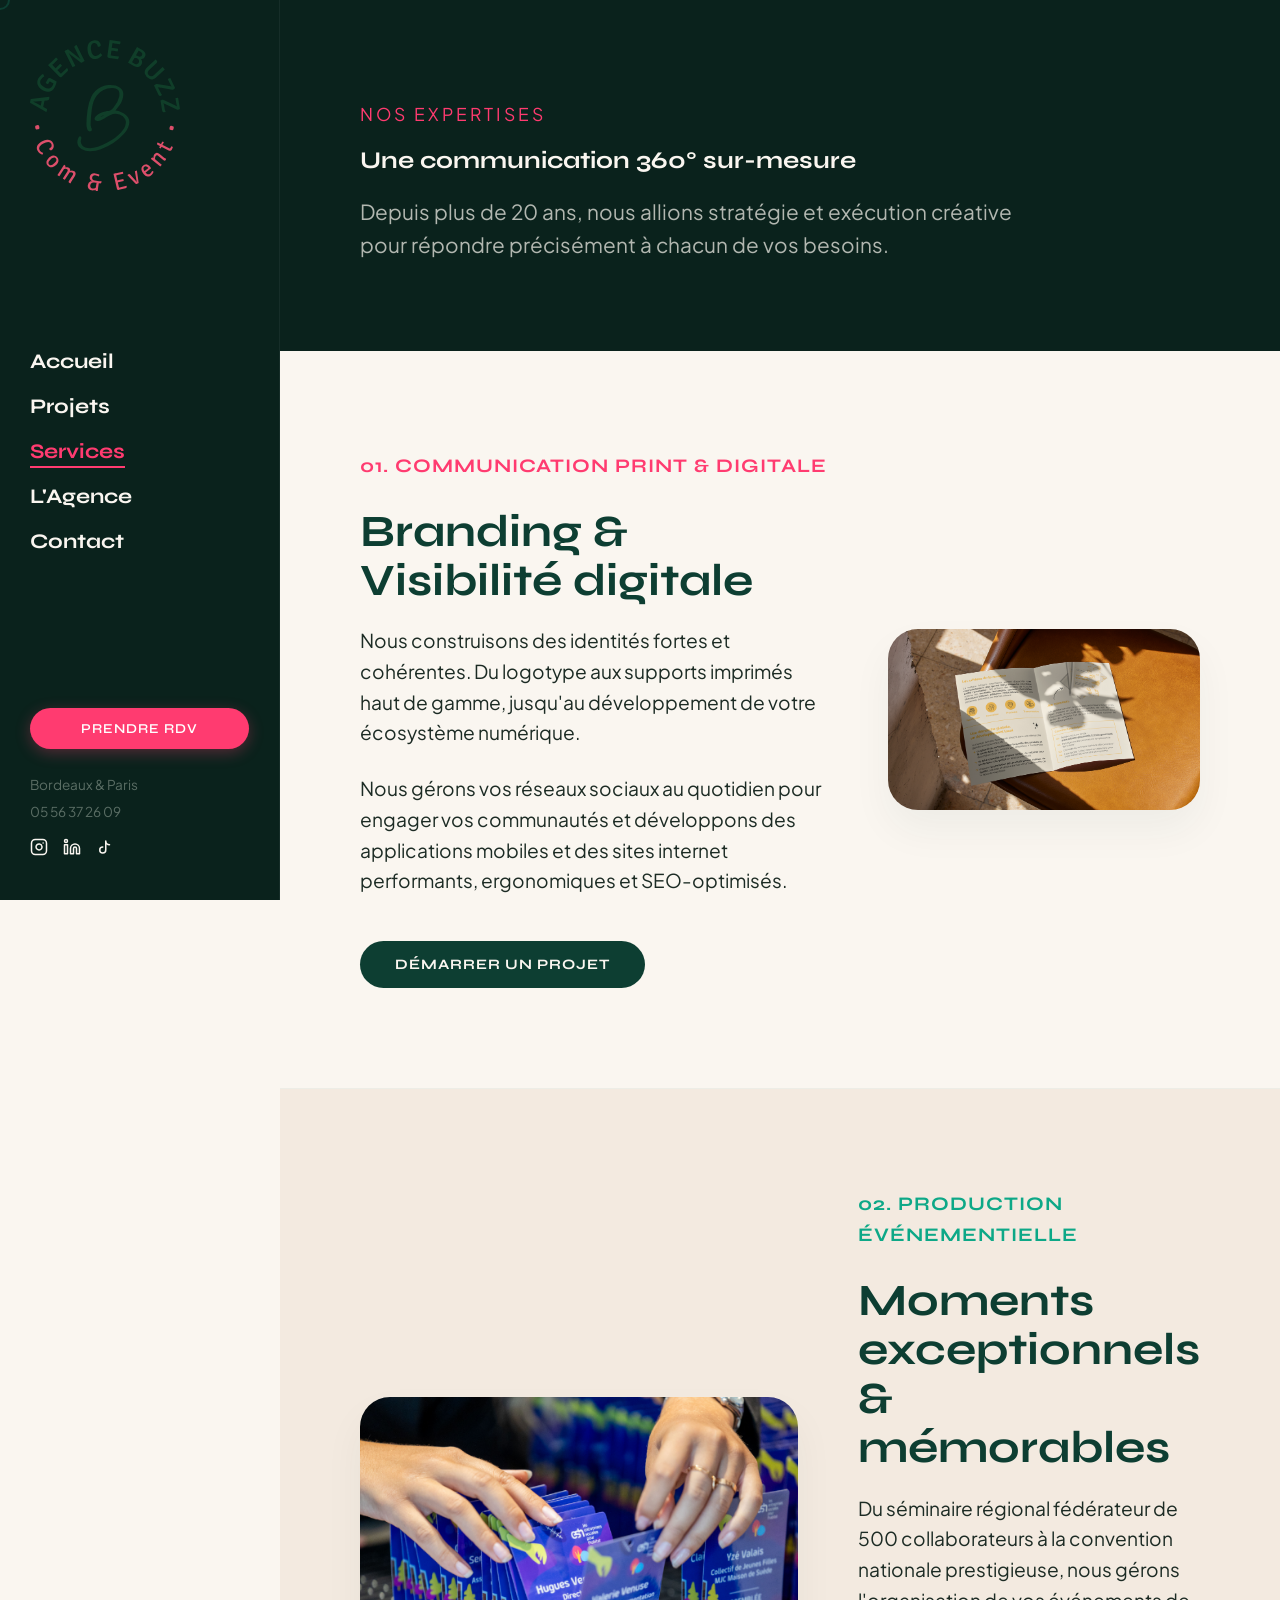
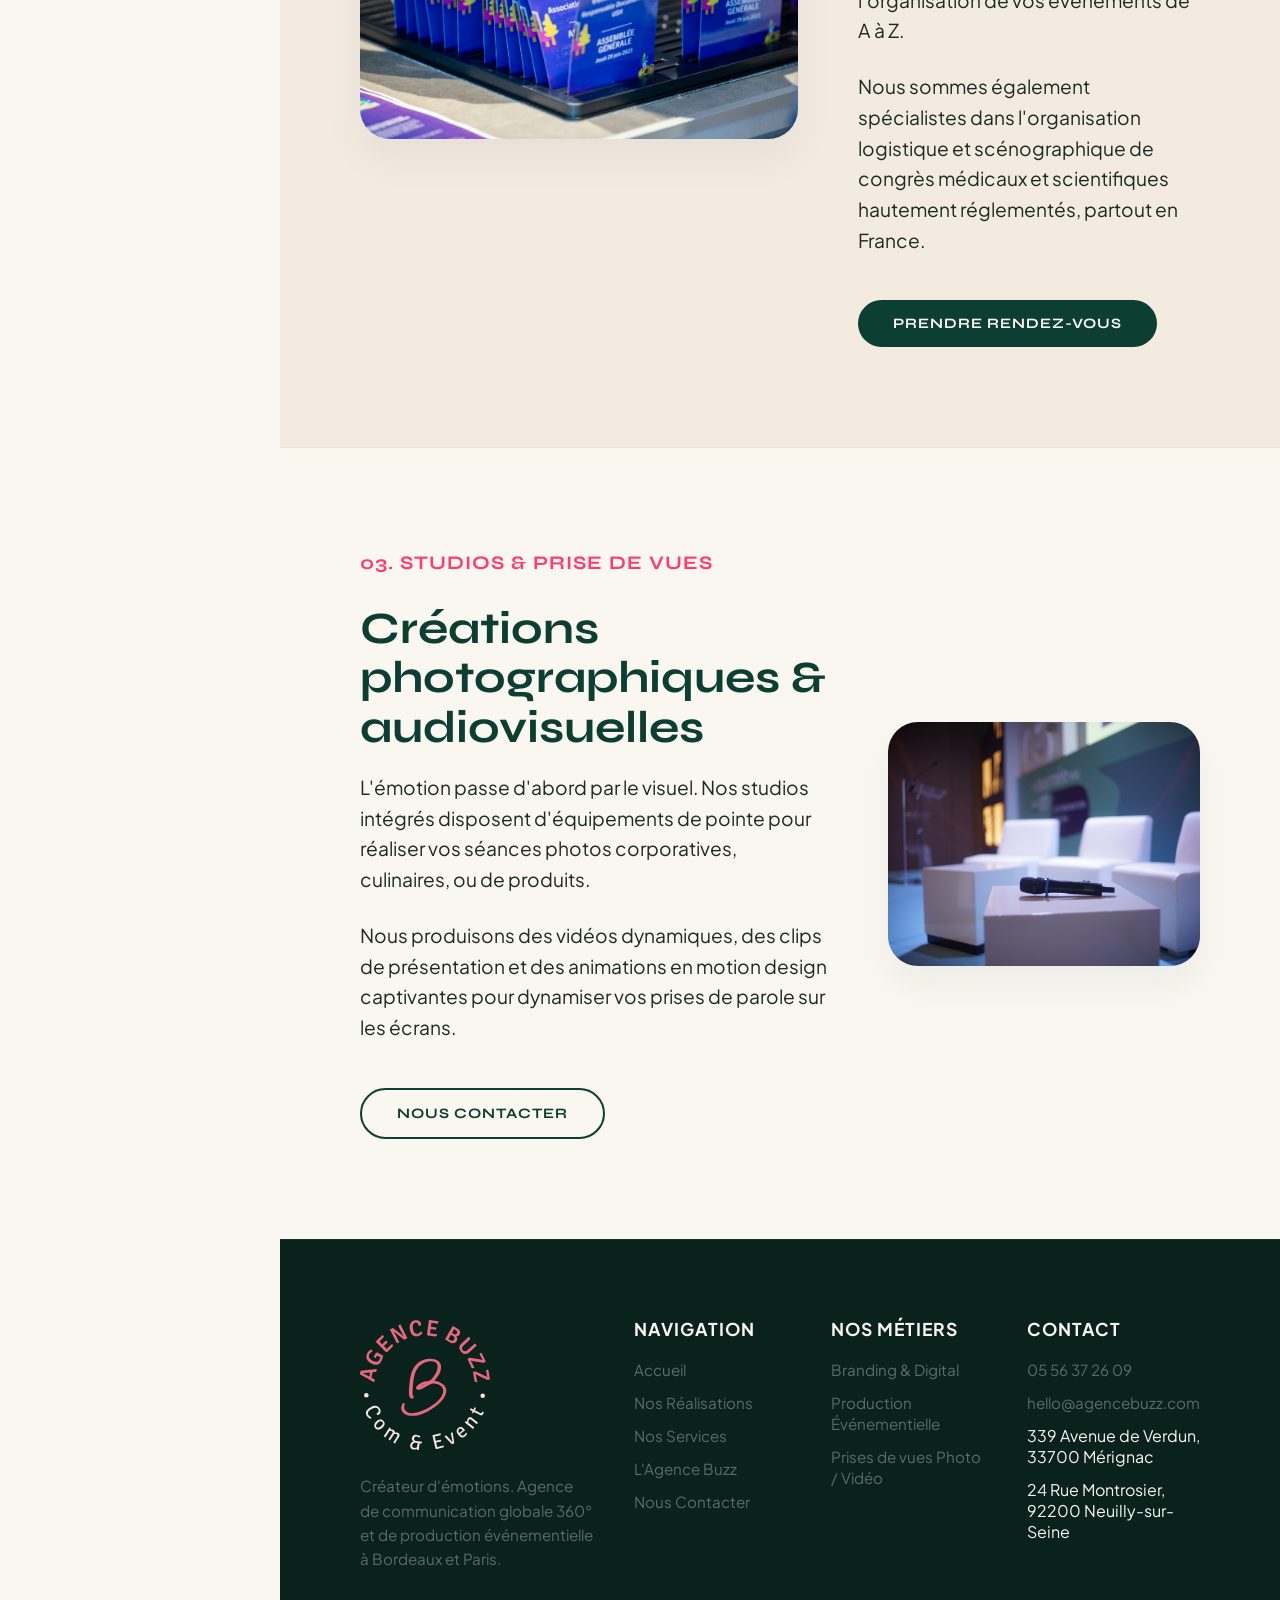
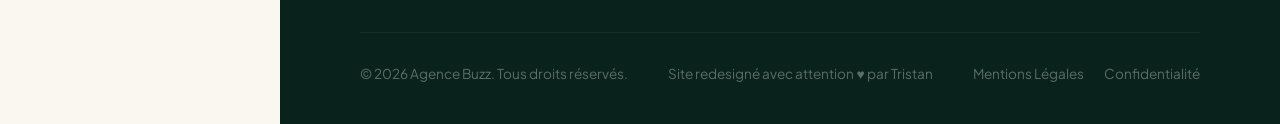
<file: services.html>
<!DOCTYPE html>
<html lang="fr">
<head>
  <meta charset="UTF-8">
  <meta name="viewport" content="width=device-width, initial-scale=1.0, shrink-to-fit=no">
  
  <title>Nos Services - Communication &amp; Production Événementielle | Agence Buzz</title>
  <meta name="description" content="Découvrez nos expertises : communication print &amp; digitale, production d'événements, congrès médicaux et studios de prises de vues à Bordeaux et Paris.">
  <meta name="keywords" content="services agence communication, branding, evenementiel d'entreprise, congres medicaux, studios photo, video, Bordeaux">
  
  <link rel="stylesheet" href="style.css">
</head>
<body>

  <!-- LEFT FIXED SIDEBAR -->
  <div class="sidebar">
    <div class="sidebar-logo">
      <a href="index.html">
        <img src="assets/logo.svg" alt="Agence Buzz Logo" onerror="this.style.display='none'; this.nextElementSibling.style.display='block';">
        <span style="display:none; font-family:var(--font-title); font-weight:800; font-size:1.8rem; color:var(--color-accent-pink);">AGENCE BUZZ</span>
      </a>
    </div>
    
    <nav class="sidebar-nav">
      <ul>
        <li><a href="index.html">Accueil</a></li>
        <li><a href="projets.html">Projets</a></li>
        <li><a href="services.html" class="active">Services</a></li>
        <li><a href="agence.html">L'Agence</a></li>
        <li><a href="contact.html">Contact</a></li>
      </ul>
    </nav>
    
    <div class="sidebar-footer">
      <a href="contact.html" class="btn-rdv">Prendre RDV</a>
      <div class="contact-info">
        <p>Bordeaux &amp; Paris</p>
        <p>05 56 37 26 09</p>
      </div>
      <div class="social-icons">
        <a href="https://www.instagram.com/agencebuzz/" target="_blank" aria-label="Instagram">
          <svg xmlns="http://www.w3.org/2000/svg" width="18" height="18" viewBox="0 0 24 24" fill="none" stroke="currentColor" stroke-width="2" stroke-linecap="round" stroke-linejoin="round"><rect x="2" y="2" width="20" height="20" rx="5" ry="5"></rect><path d="M16 11.37A4 4 0 1 1 12.63 8 4 4 0 0 1 16 11.37z"></path><line x1="17.5" y1="6.5" x2="17.51" y2="6.5"></line></svg>
        </a>
        <a href="https://www.linkedin.com/company/agence-buzz/" target="_blank" aria-label="LinkedIn">
          <svg xmlns="http://www.w3.org/2000/svg" width="18" height="18" viewBox="0 0 24 24" fill="none" stroke="currentColor" stroke-width="2" stroke-linecap="round" stroke-linejoin="round"><path d="M16 8a6 6 0 0 1 6 6v7h-4v-7a2 2 0 0 0-2-2 2 2 0 0 0-2 2v7h-4v-7a6 6 0 0 1 6-6z"></path><rect x="2" y="9" width="4" height="12"></rect><circle cx="4" cy="4" r="2"></circle></svg>
        </a>
        <a href="https://www.tiktok.com/@agence.buzz" target="_blank" aria-label="TikTok">
          <svg xmlns="http://www.w3.org/2000/svg" width="18" height="18" viewBox="0 0 24 24" fill="none" stroke="currentColor" stroke-width="2" stroke-linecap="round" stroke-linejoin="round"><path d="M9 12a4 4 0 1 0 4 4V4a5 5 0 0 0 5 5"></path></svg>
        </a>
      </div>
    </div>
  </div>

  <!-- MOBILE HEADER -->
  <div class="mobile-header">
    <div class="mobile-logo">
      <a href="index.html">
        <img src="assets/logo-light.svg" alt="Agence Buzz Logo" onerror="this.style.display='none'; this.nextElementSibling.style.display='block';">
        <span style="display:none; font-family:var(--font-title); font-weight:800; font-size:1.4rem; color:var(--color-accent-pink);">AGENCE BUZZ</span>
      </a>
    </div>
    <div class="hamburger">
      <span></span>
      <span></span>
      <span></span>
    </div>
  </div>
  
  <!-- MOBILE MENU -->
  <div class="mobile-menu">
    <ul>
      <li><a href="index.html">Accueil</a></li>
      <li><a href="projets.html">Projets</a></li>
      <li><a href="services.html" class="active">Services</a></li>
      <li><a href="agence.html">L'Agence</a></li>
      <li><a href="contact.html">Contact</a></li>
      <li><a href="contact.html" class="btn-rdv-mobile">Prendre RDV</a></li>
    </ul>
  </div>

  <!-- MAIN CONTENT -->
  <div class="main-content">
    
    <section class="project-detail-hero">
      <div class="hero-content">
        <p class="hero-tagline">Nos expertises</p>
        <h1 style="color:var(--color-text-light);">Une communication 360° sur-mesure</h1>
        <p class="hero-desc" style="max-width:700px; margin-top:20px;">Depuis plus de 20 ans, nous allions stratégie et exécution créative pour répondre précisément à chacun de vos besoins.</p>
      </div>
    </section>

    <!-- SERVICE 1: COMMUNICATION -->
    <section id="communication" class="agence-intro reveal" style="border-bottom: 1px solid rgba(13, 62, 50, 0.05);">
      <div class="agence-intro-text">
        <p style="color:var(--color-accent-pink); font-family:var(--font-title); font-weight:700; text-transform:uppercase; letter-spacing:1px;">01. Communication print &amp; digitale</p>
        <h2>Branding &amp; Visibilité digitale</h2>
        <p>Nous construisons des identités fortes et cohérentes. Du logotype aux supports imprimés haut de gamme, jusqu'au développement de votre écosystème numérique.</p>
        <p>Nous gérons vos réseaux sociaux au quotidien pour engager vos communautés et développons des applications mobiles et des sites internet performants, ergonomiques et SEO-optimisés.</p>
        <a href="contact.html" class="btn btn-primary" style="margin-top:20px;"><span>Démarrer un projet</span></a>
      </div>
      <div class="agence-intro-image">
        <img src="assets/3-11.png" alt="Communication print & digitale">
      </div>
    </section>

    <!-- SERVICE 2: EVENEMENTIEL -->
    <section id="evenementiel" class="agence-intro reveal" style="border-bottom: 1px solid rgba(13, 62, 50, 0.05); background-color: var(--bg-secondary);">
      <div class="agence-intro-image">
        <img src="assets/021-23_06_29-ESH-128A9576.png" alt="Événements exceptionnels & mémorables">
      </div>
      <div class="agence-intro-text">
        <p style="color:var(--color-accent-green); font-family:var(--font-title); font-weight:700; text-transform:uppercase; letter-spacing:1px;">02. Production Événementielle</p>
        <h2>Moments exceptionnels &amp; mémorables</h2>
        <p>Du séminaire régional fédérateur de 500 collaborateurs à la convention nationale prestigieuse, nous gérons l'organisation de vos événements de A à Z.</p>
        <p>Nous sommes également spécialistes dans l'organisation logistique et scénographique de congrès médicaux et scientifiques hautement réglementés, partout en France.</p>
        <a href="contact.html" class="btn btn-primary" style="margin-top:20px;"><span>Prendre rendez-vous</span></a>
      </div>
    </section>

    <!-- SERVICE 3: STUDIOS -->
    <section id="studios" class="agence-intro reveal">
      <div class="agence-intro-text">
        <p style="color:var(--color-accent-pink); font-family:var(--font-title); font-weight:700; text-transform:uppercase; letter-spacing:1px;">03. Studios &amp; Prise de vues</p>
        <h2>Créations photographiques &amp; audiovisuelles</h2>
        <p>L'émotion passe d'abord par le visuel. Nos studios intégrés disposent d'équipements de pointe pour réaliser vos séances photos corporatives, culinaires, ou de produits.</p>
        <p>Nous produisons des vidéos dynamiques, des clips de présentation et des animations en motion design captivantes pour dynamiser vos prises de parole sur les écrans.</p>
        <a href="contact.html" class="btn btn-secondary" style="margin-top:20px;">Nous contacter</a>
      </div>
      <div class="agence-intro-image">
        <img src="assets/Journee-Esh-Photo-1.png" alt="Studios Audiovisuels">
      </div>
    </section>

    <!-- FOOTER -->
    <footer class="site-footer">
      <div class="footer-top">
        <div class="footer-brand">
          <img src="assets/logo-light.svg" alt="Agence Buzz Logo" onerror="this.style.display='none'; this.nextElementSibling.style.display='block';">
          <span style="display:none; font-family:var(--font-title); font-weight:800; font-size:1.6rem; color:var(--color-accent-pink); margin-bottom:15px;">AGENCE BUZZ</span>
          <p>Créateur d'émotions. Agence de communication globale 360° et de production événementielle à Bordeaux et Paris.</p>
        </div>
        <div class="footer-col">
          <h4>Navigation</h4>
          <ul>
            <li><a href="index.html">Accueil</a></li>
            <li><a href="projets.html">Nos Réalisations</a></li>
            <li><a href="services.html">Nos Services</a></li>
            <li><a href="agence.html">L'Agence Buzz</a></li>
            <li><a href="contact.html">Nous Contacter</a></li>
          </ul>
        </div>
        <div class="footer-col">
          <h4>Nos Métiers</h4>
          <ul>
            <li><a href="services.html#communication">Branding &amp; Digital</a></li>
            <li><a href="services.html#evenementiel">Production Événementielle</a></li>
            <li><a href="services.html#studios">Prises de vues Photo / Vidéo</a></li>
          </ul>
        </div>
        <div class="footer-col">
          <h4>Contact</h4>
          <ul>
            <li><a href="tel:+33556372609">05 56 37 26 09</a></li>
            <li><a href="mailto:hello@agencebuzz.com">hello@agencebuzz.com</a></li>
            <li>339 Avenue de Verdun,<br>33700 Mérignac</li>
            <li>24 Rue Montrosier,<br>92200 Neuilly-sur-Seine</li>
          </ul>
        </div>
      </div>
      <div class="footer-bottom">
        <p>&copy; 2026 Agence Buzz. Tous droits réservés.</p>
        <p>Site redesigné avec attention ♥ par Tristan</p>
        <div class="footer-legals">
          <a href="#">Mentions Légales</a>
          <a href="#">Confidentialité</a>
        </div>
      </div>
    </footer>

  </div>

  <script src="script.js"></script>
</body>
</html>
</file>
<file: style.css>
/* 
   ==========================================================================
   AGENCE BUZZ — DESIGN SYSTEM & CUSTOM CSS
   ========================================================================== 
*/

/* --- Google Fonts --- */
@import url('https://fonts.googleapis.com/css2?family=Plus+Jakarta+Sans:wght@300;400;500;600;700&family=Syne:wght@500;700;800&display=swap');

/* --- Root Variables --- */
:root {
  --bg-primary: #FAF6F0;       /* Chaleureux Crème */
  --bg-secondary: #F3EAE0;     /* Crème foncé / Peach */
  --bg-dark: #0A221C;          /* Vert sombre profonds (Forêt) */
  --color-text: #1C2B24;       /* Anthracite / Vert très foncé */
  --color-text-light: #FAF6F0; /* Crème sur fond sombre */
  --color-text-muted: #5A6D64; /* Texte atténué */
  --color-primary: #0D3E32;    /* Vert bouteille identitaire */
  --color-accent-pink: #FF3B70; /* Rose dynamique (identité Buzz) */
  --color-accent-pink-hover: #E02657;
  --color-accent-green: #0DA887; /* Vert brillant (identité Buzz) */
  --color-accent-peach: #F7E6DF; /* Pêche doux pour overlays */
  
  --font-title: 'Syne', sans-serif;
  --font-body: 'Plus Jakarta Sans', sans-serif;
  
  --sidebar-width: 280px;
  --transition-smooth: all 0.5s cubic-bezier(0.25, 1, 0.5, 1);
  --transition-fast: all 0.2s ease;
}

/* --- Base Reset & Scroll --- */
* {
  box-sizing: border-box;
  margin: 0;
  padding: 0;
}

html {
  scroll-behavior: smooth;
  font-size: 16px;
  background-color: var(--bg-primary);
  color: var(--color-text);
  font-family: var(--font-body);
}

body {
  overflow-x: hidden;
  min-height: 100vh;
  display: flex;
  flex-direction: row;
}

/* Custom Scrollbar */
::-webkit-scrollbar {
  width: 8px;
}
::-webkit-scrollbar-track {
  background: var(--bg-primary);
}
::-webkit-scrollbar-thumb {
  background: var(--color-primary);
  border-radius: 4px;
}
::-webkit-scrollbar-thumb:hover {
  background: var(--color-accent-pink);
}

/* --- Custom Cursor --- */
.custom-cursor {
  width: 20px;
  height: 20px;
  border: 2px solid var(--color-primary);
  border-radius: 50%;
  position: fixed;
  transform: translate(-50%, -50%);
  pointer-events: none;
  z-index: 9999;
  transition: width 0.3s, height 0.3s, background-color 0.3s, border-color 0.3s;
  display: none;
}
@media (pointer: fine) {
  .custom-cursor {
    display: block;
  }
}
.custom-cursor.hover {
  width: 45px;
  height: 45px;
  background-color: rgba(255, 59, 112, 0.15);
  border-color: var(--color-accent-pink);
}
.custom-cursor.click {
  transform: translate(-50%, -50%) scale(0.8);
  background-color: var(--color-accent-green);
}

/* --- Layout Structure --- */
/* Fixed Left Sidebar (Desktop) */
.sidebar {
  position: fixed;
  top: 0;
  left: 0;
  width: var(--sidebar-width);
  height: 100vh;
  background-color: var(--bg-dark);
  color: var(--color-text-light);
  display: flex;
  flex-direction: column;
  justify-content: space-between;
  padding: 40px 30px;
  z-index: 1000;
  border-right: 1px solid rgba(250, 246, 240, 0.05);
}

.sidebar-logo img {
  width: 150px;
  height: auto;
}

.sidebar-nav {
  margin: 40px 0;
}

.sidebar-nav ul {
  list-style: none;
}

.sidebar-nav li {
  margin: 20px 0;
}

.sidebar-nav a {
  font-family: var(--font-title);
  font-weight: 700;
  font-size: 1.3rem;
  color: var(--color-text-light);
  text-decoration: none;
  transition: var(--transition-fast);
  display: inline-flex;
  align-items: center;
  position: relative;
}

.sidebar-nav a::after {
  content: '';
  position: absolute;
  bottom: -4px;
  left: 0;
  width: 0;
  height: 2px;
  background-color: var(--color-accent-pink);
  transition: var(--transition-smooth);
}

.sidebar-nav a:hover::after,
.sidebar-nav a.active::after {
  width: 100%;
}

.sidebar-nav a:hover {
  color: var(--color-accent-pink);
}

.sidebar-nav a.active {
  color: var(--color-accent-pink);
}

.sidebar-footer {
  font-size: 0.85rem;
}

.sidebar-footer .btn-rdv {
  display: block;
  text-align: center;
  background-color: var(--color-accent-pink);
  color: white;
  padding: 12px 20px;
  border-radius: 50px;
  text-decoration: none;
  font-weight: 600;
  margin-bottom: 25px;
  font-family: var(--font-title);
  text-transform: uppercase;
  font-size: 0.85rem;
  letter-spacing: 1px;
  transition: var(--transition-smooth);
  box-shadow: 0 4px 15px rgba(255, 59, 112, 0.3);
}

.sidebar-footer .btn-rdv:hover {
  transform: translateY(-3px);
  background-color: var(--color-accent-pink-hover);
  box-shadow: 0 6px 20px rgba(255, 59, 112, 0.5);
}

.sidebar-footer .contact-info p {
  color: var(--color-text-muted);
  margin-bottom: 5px;
}

.sidebar-footer .social-icons {
  display: flex;
  gap: 15px;
  margin-top: 15px;
}

.sidebar-footer .social-icons a {
  color: var(--color-text-light);
  font-size: 1.1rem;
  transition: var(--transition-fast);
}

.sidebar-footer .social-icons a:hover {
  color: var(--color-accent-pink);
  transform: scale(1.1);
}

/* Scrollable Main Content Area */
.main-content {
  margin-left: var(--sidebar-width);
  width: calc(100% - var(--sidebar-width));
  min-height: 100vh;
  display: flex;
  flex-direction: column;
}

/* Mobile Header (Hidden on Desktop) */
.mobile-header {
  display: none;
  position: fixed;
  top: 0;
  left: 0;
  width: 100%;
  height: 70px;
  background-color: var(--bg-dark);
  color: var(--color-text-light);
  justify-content: space-between;
  align-items: center;
  padding: 0 20px;
  z-index: 1010;
  border-bottom: 1px solid rgba(250, 246, 240, 0.05);
}

.mobile-logo img {
  height: 35px;
  width: auto;
}

.hamburger {
  cursor: pointer;
  display: flex;
  flex-direction: column;
  justify-content: space-between;
  width: 25px;
  height: 18px;
  z-index: 1010;
}

.hamburger span {
  display: block;
  height: 2px;
  width: 100%;
  background-color: var(--color-text-light);
  transition: var(--transition-smooth);
}

.hamburger.open span:nth-child(1) {
  transform: translateY(8px) rotate(45deg);
}

.hamburger.open span:nth-child(2) {
  opacity: 0;
}

.hamburger.open span:nth-child(3) {
  transform: translateY(-8px) rotate(-45deg);
}

/* Mobile Fullscreen Menu */
.mobile-menu {
  position: fixed;
  top: 0;
  left: 0;
  width: 100%;
  height: 100vh;
  background-color: var(--bg-dark);
  z-index: 1005;
  display: flex;
  flex-direction: column;
  justify-content: center;
  align-items: center;
  transform: translateY(-100%);
  transition: var(--transition-smooth);
}

.mobile-menu.open {
  transform: translateY(0);
}

.mobile-menu ul {
  list-style: none;
  text-align: center;
}

.mobile-menu li {
  margin: 25px 0;
  overflow: hidden;
}

.mobile-menu a {
  font-family: var(--font-title);
  font-weight: 800;
  font-size: 2rem;
  color: var(--color-text-light);
  text-decoration: none;
  display: block;
  transition: var(--transition-fast);
  transform: translateY(50px);
  opacity: 0;
}

.mobile-menu.open a {
  transform: translateY(0);
  opacity: 1;
  transition: transform 0.6s cubic-bezier(0.25, 1, 0.5, 1), opacity 0.6s ease;
}

.mobile-menu.open li:nth-child(1) a { transition-delay: 0.1s; }
.mobile-menu.open li:nth-child(2) a { transition-delay: 0.2s; }
.mobile-menu.open li:nth-child(3) a { transition-delay: 0.3s; }
.mobile-menu.open li:nth-child(4) a { transition-delay: 0.4s; }
.mobile-menu.open li:nth-child(5) a { transition-delay: 0.5s; }
.mobile-menu.open li:nth-child(6) a { transition-delay: 0.6s; }

.mobile-menu a:hover {
  color: var(--color-accent-pink);
}

.mobile-menu .btn-rdv-mobile {
  background-color: var(--color-accent-pink);
  color: white;
  padding: 12px 30px;
  border-radius: 50px;
  font-size: 1.2rem;
  margin-top: 20px;
  box-shadow: 0 4px 15px rgba(255, 59, 112, 0.3);
}

/* --- Responsive Layout Breaks --- */
@media (max-width: 1024px) {
  body {
    flex-direction: column;
  }
  .sidebar {
    display: none;
  }
  .mobile-header {
    display: flex;
  }
  .main-content {
    margin-left: 0;
    width: 100%;
    margin-top: 70px;
  }
  .hero {
    min-height: calc(100vh - 70px);
  }
}

/* --- Section Typography & Containers --- */
section {
  padding: 100px 8%;
  position: relative;
}

h1, h2, h3, h4 {
  font-family: var(--font-title);
  color: var(--color-primary);
  line-height: 1.1;
  overflow-wrap: break-word;
}

h2.section-title {
  font-size: clamp(2rem, 5vw, 3rem);
  font-weight: 800;
  margin-bottom: 15px;
  position: relative;
  display: inline-block;
}

h2.section-title span.number {
  font-size: 1.2rem;
  font-family: var(--font-body);
  color: var(--color-accent-pink);
  vertical-align: super;
  margin-right: 10px;
}

p.section-subtitle {
  font-size: 1.2rem;
  color: var(--color-text-muted);
  max-width: 600px;
  margin-bottom: 60px;
}

p {
  line-height: 1.6;
  font-weight: 400;
}

/* General Buttons */
.btn {
  display: inline-flex;
  align-items: center;
  justify-content: center;
  padding: 15px 35px;
  border-radius: 50px;
  font-family: var(--font-title);
  font-weight: 700;
  text-decoration: none;
  text-transform: uppercase;
  font-size: 0.9rem;
  letter-spacing: 1px;
  transition: var(--transition-smooth);
  cursor: pointer;
  border: none;
  position: relative;
  overflow: hidden;
}

.btn-primary {
  background-color: var(--color-primary);
  color: var(--bg-primary);
}

.btn-primary::before {
  content: '';
  position: absolute;
  top: 0;
  left: 0;
  width: 100%;
  height: 100%;
  background-color: var(--color-accent-pink);
  transform: translateY(100%);
  transition: var(--transition-smooth);
  z-index: 1;
}

.btn-primary span {
  position: relative;
  z-index: 2;
}

.btn-primary:hover::before {
  transform: translateY(0);
}

.btn-primary:hover {
  transform: translateY(-3px);
  box-shadow: 0 10px 20px rgba(13, 62, 50, 0.2);
}

.btn-secondary {
  background-color: transparent;
  border: 2px solid var(--color-primary);
  color: var(--color-primary);
}

.btn-secondary:hover {
  background-color: var(--color-primary);
  color: var(--bg-primary);
  transform: translateY(-3px);
}

.btn-accent {
  background-color: var(--color-accent-pink);
  color: white;
  box-shadow: 0 4px 15px rgba(255, 59, 112, 0.25);
}

.btn-accent:hover {
  background-color: var(--color-accent-pink-hover);
  transform: translateY(-3px);
  box-shadow: 0 8px 25px rgba(255, 59, 112, 0.4);
}

/* --- Reveal Scroll Animations --- */
.reveal {
  opacity: 0;
  transform: translateY(30px);
  transition: opacity 0.8s cubic-bezier(0.25, 1, 0.5, 1), transform 0.8s cubic-bezier(0.25, 1, 0.5, 1);
}

.reveal.visible {
  opacity: 1;
  transform: translateY(0);
}

/* Stagger item delays */
.stagger-item {
  opacity: 0;
  transform: translateY(30px);
}

.visible .stagger-item {
  opacity: 1;
  transform: translateY(0);
  transition: opacity 0.6s cubic-bezier(0.25, 1, 0.5, 1), transform 0.6s cubic-bezier(0.25, 1, 0.5, 1);
}

.visible .stagger-item:nth-child(1) { transition-delay: 0.1s; }
.visible .stagger-item:nth-child(2) { transition-delay: 0.2s; }
.visible .stagger-item:nth-child(3) { transition-delay: 0.3s; }
.visible .stagger-item:nth-child(4) { transition-delay: 0.4s; }
.visible .stagger-item:nth-child(5) { transition-delay: 0.5s; }
.visible .stagger-item:nth-child(6) { transition-delay: 0.6s; }

/* --- HERO SECTION --- */
.hero {
  min-height: 100vh;
  display: flex;
  align-items: center;
  padding: 0 8%;
  background-color: var(--bg-dark);
  color: var(--color-text-light);
  position: relative;
  overflow: hidden;
}

.hero-video-bg {
  position: absolute;
  top: 0;
  left: 0;
  width: 100%;
  height: 100%;
  object-fit: cover;
  opacity: 0.15;
  z-index: 1;
}

.hero-content {
  position: relative;
  z-index: 2;
  max-width: 800px;
}

.hero-tagline {
  font-family: var(--font-body);
  font-size: 1.1rem;
  text-transform: uppercase;
  letter-spacing: 3px;
  color: var(--color-accent-pink);
  margin-bottom: 20px;
}

.hero h1 {
  font-size: clamp(2.8rem, 8vw, 5rem);
  font-weight: 800;
  color: var(--color-text-light);
  line-height: 0.95;
  margin-bottom: 30px;
}

.hero h1 span.char {
  display: inline-block;
  opacity: 0;
  transform: translateY(50px);
}

.hero-desc {
  font-size: 1.3rem;
  max-width: 600px;
  color: rgba(250, 246, 240, 0.7);
  margin-bottom: 40px;
}

.hero-ctas {
  display: flex;
  gap: 20px;
  flex-wrap: wrap;
}

.scroll-indicator {
  position: absolute;
  bottom: 40px;
  left: 8%;
  z-index: 2;
  display: flex;
  flex-direction: column;
  align-items: center;
  gap: 10px;
  text-decoration: none;
  color: var(--color-text-light);
  font-size: 0.8rem;
  letter-spacing: 2px;
  text-transform: uppercase;
}

.scroll-indicator .line {
  width: 1px;
  height: 60px;
  background-color: rgba(250, 246, 240, 0.2);
  position: relative;
  overflow: hidden;
}

.scroll-indicator .line::after {
  content: '';
  position: absolute;
  top: 0;
  left: 0;
  width: 100%;
  height: 20px;
  background-color: var(--color-accent-pink);
  animation: scrollLine 2s infinite ease-in-out;
}

@keyframes scrollLine {
  0% { transform: translateY(-20px); }
  100% { transform: translateY(60px); }
}

@media (max-width: 768px) {
  .hero h1 {
    font-size: clamp(2.5rem, 8vw, 3.5rem);
  }
  .hero-desc {
    font-size: 1.1rem;
  }
  .hero-ctas {
    flex-direction: column;
    gap: 15px;
    align-items: stretch;
  }
  .hero-ctas .btn {
    width: 100%;
  }
  section {
    padding: 60px 5%;
  }
}

/* --- DIFFERENTIATION SECTION --- */
.diff-section {
  background-color: var(--bg-primary);
}

.diff-grid {
  display: grid;
  grid-template-columns: repeat(3, 1fr);
  gap: 40px;
  margin-top: 50px;
}

.diff-card {
  background-color: var(--bg-secondary);
  padding: 40px;
  border-radius: 20px;
  transition: var(--transition-smooth);
  border: 1px solid rgba(13, 62, 50, 0.05);
}

.diff-card:hover {
  transform: translateY(-10px);
  box-shadow: 0 15px 30px rgba(13, 62, 50, 0.05);
  border-color: var(--color-accent-green);
}

.diff-icon {
  margin-bottom: 25px;
  display: inline-block;
}

.diff-icon svg {
  width: 40px;
  height: 40px;
  stroke: var(--color-accent-pink);
}

.diff-card h3 {
  font-size: 1.5rem;
  font-weight: 700;
  margin-bottom: 15px;
}

.diff-card p {
  color: var(--color-text-muted);
  font-size: 0.95rem;
}

@media (max-width: 900px) {
  .diff-grid {
    grid-template-columns: 1fr;
    gap: 25px;
  }
}

/* --- PROJECTS SECTION --- */
.projects-section {
  background-color: var(--bg-secondary);
}

.filter-container {
  display: flex;
  gap: 15px;
  margin-bottom: 40px;
  flex-wrap: wrap;
}

.filter-btn {
  background: transparent;
  border: 1px solid rgba(13, 62, 50, 0.1);
  padding: 10px 25px;
  border-radius: 30px;
  font-family: var(--font-title);
  font-weight: 700;
  cursor: pointer;
  transition: var(--transition-fast);
  color: var(--color-primary);
}

.filter-btn:hover,
.filter-btn.active {
  background-color: var(--color-primary);
  color: var(--bg-primary);
  border-color: var(--color-primary);
}

/* Irregular masonry-like grid */
.projects-grid {
  display: grid;
  grid-template-columns: repeat(2, 1fr);
  gap: 40px;
}

.project-card {
  background-color: var(--bg-primary);
  border-radius: 24px;
  overflow: hidden;
  display: flex;
  flex-direction: column;
  text-decoration: none;
  color: inherit;
  transition: var(--transition-smooth);
  border: 1px solid rgba(13, 62, 50, 0.03);
}

/* Asymmetrical column heights */
.project-card:nth-child(even) {
  transform: translateY(40px);
}

.project-img-wrapper {
  position: relative;
  padding-bottom: 65%;
  overflow: hidden;
  background-color: var(--bg-dark);
}

.project-img-wrapper img {
  position: absolute;
  top: 0;
  left: 0;
  width: 100%;
  height: 100%;
  object-fit: cover;
  transition: transform 0.8s cubic-bezier(0.25, 1, 0.5, 1);
}

.project-overlay {
  position: absolute;
  top: 0;
  left: 0;
  width: 100%;
  height: 100%;
  background-color: rgba(255, 59, 112, 0.9); /* Pink override */
  opacity: 0;
  display: flex;
  justify-content: center;
  align-items: center;
  transition: var(--transition-smooth);
  padding: 30px;
  z-index: 2;
}

.project-overlay img.project-logo {
  max-width: 60%;
  max-height: 40%;
  filter: brightness(0) invert(1);
  transform: scale(0.8);
  transition: transform 0.5s cubic-bezier(0.25, 1, 0.5, 1);
}

.project-card:hover {
  transform: translateY(-5px);
  box-shadow: 0 20px 40px rgba(13, 62, 50, 0.08);
}

.project-card:nth-child(even):hover {
  transform: translateY(35px);
}

.project-card:hover .project-img-wrapper img {
  transform: scale(1.05);
}

.project-card:hover .project-overlay {
  opacity: 1;
}

.project-card:hover .project-overlay img.project-logo {
  transform: scale(1);
}

.project-info {
  padding: 30px;
}

.project-client {
  font-family: var(--font-title);
  font-size: 0.9rem;
  font-weight: 700;
  text-transform: uppercase;
  color: var(--color-accent-pink);
  margin-bottom: 10px;
  letter-spacing: 1px;
}

.project-title {
  font-size: clamp(1.4rem, 3.5vw, 1.8rem);
  font-weight: 800;
  margin-bottom: 15px;
}

.project-description {
  color: var(--color-text-muted);
  font-size: 0.95rem;
}

@media (max-width: 900px) {
  .projects-grid {
    grid-template-columns: 1fr;
    gap: 30px;
  }
  .project-card:nth-child(even) {
    transform: translateY(0);
  }
  .project-card:nth-child(even):hover {
    transform: translateY(-5px);
  }
}

/* --- SERVICES SECTION --- */
.services-section {
  background-color: var(--bg-primary);
}

.services-accordion {
  margin-top: 50px;
}

.service-row {
  border-bottom: 1px solid rgba(13, 62, 50, 0.1);
  padding: 40px 0;
  display: grid;
  grid-template-columns: 0.5fr 1.5fr 2fr;
  gap: 30px;
  align-items: center;
  transition: var(--transition-smooth);
}

.service-num {
  font-family: var(--font-title);
  font-weight: 800;
  font-size: 2rem;
  color: rgba(13, 62, 50, 0.2);
  transition: var(--transition-fast);
}

.service-title {
  font-size: clamp(1.6rem, 4.5vw, 2.2rem);
  font-weight: 800;
}

.service-body {
  display: flex;
  justify-content: space-between;
  align-items: center;
  gap: 30px;
}

.service-desc {
  color: var(--color-text-muted);
  font-size: 1.1rem;
}

.service-link-circle {
  width: 60px;
  height: 60px;
  border-radius: 50%;
  border: 1px solid var(--color-primary);
  display: flex;
  justify-content: center;
  align-items: center;
  transition: var(--transition-smooth);
  flex-shrink: 0;
}

.service-link-circle svg {
  width: 20px;
  height: 20px;
  fill: none;
  stroke: var(--color-primary);
  transition: var(--transition-smooth);
}

.service-row:hover {
  padding-left: 20px;
  background-color: rgba(247, 230, 223, 0.3);
}

.service-row:hover .service-num {
  color: var(--color-accent-pink);
}

.service-row:hover .service-link-circle {
  background-color: var(--color-accent-pink);
  border-color: var(--color-accent-pink);
}

.service-row:hover .service-link-circle svg {
  stroke: white;
  transform: translateX(5px);
}

@media (max-width: 768px) {
  .service-row {
    grid-template-columns: 1fr;
    gap: 15px;
    padding: 30px 0;
  }
  .service-body {
    flex-direction: column;
    align-items: flex-start;
    gap: 15px;
  }
}

/* --- CLIENTS SECTION --- */
.clients-section {
  background-color: var(--bg-secondary);
  overflow: hidden;
}

.marquee-container {
  display: flex;
  overflow: hidden;
  user-select: none;
  gap: 50px;
  margin-top: 50px;
  position: relative;
}

.marquee-container::before,
.marquee-container::after {
  content: '';
  position: absolute;
  top: 0;
  width: 100px;
  height: 100%;
  z-index: 2;
  pointer-events: none;
}

.marquee-container::before {
  left: 0;
  background: linear-gradient(to right, var(--bg-secondary), transparent);
}

.marquee-container::after {
  right: 0;
  background: linear-gradient(to left, var(--bg-secondary), transparent);
}

.marquee-content {
  flex-shrink: 0;
  display: flex;
  justify-content: space-around;
  min-width: 100%;
  gap: 50px;
  animation: marquee 20s linear infinite;
}

.marquee-item {
  display: flex;
  justify-content: center;
  align-items: center;
  height: 80px;
  width: 180px;
}

.marquee-item img {
  max-width: 100%;
  max-height: 100%;
  object-fit: contain;
  filter: grayscale(1) opacity(0.5);
  transition: var(--transition-fast);
}

.marquee-item img:hover {
  filter: grayscale(0) opacity(1);
}

@keyframes marquee {
  0% { transform: translateX(0%); }
  100% { transform: translateX(-100%); }
}

/* --- AGENCE/ABOUT PAGE STYLING --- */
.agence-intro {
  background-color: var(--bg-primary);
  display: grid;
  grid-template-columns: 1.2fr 0.8fr;
  gap: 60px;
  align-items: center;
}

.agence-intro-text h2 {
  font-size: clamp(1.8rem, 4vw, 2.8rem);
  margin-bottom: 20px;
}

.agence-intro-text p {
  font-size: 1.2rem;
  margin-bottom: 25px;
  color: var(--color-text);
}

.agence-intro-image {
  border-radius: 30px;
  overflow: hidden;
  box-shadow: 0 20px 40px rgba(13, 62, 50, 0.05);
}

.agence-intro-image img {
  width: 100%;
  height: auto;
  display: block;
}

@media (max-width: 900px) {
  .agence-intro {
    grid-template-columns: 1fr;
    gap: 40px;
  }
}

/* Stats Section */
.stats-container {
  display: grid;
  grid-template-columns: repeat(4, 1fr);
  gap: 30px;
  background-color: var(--bg-dark);
  color: var(--color-text-light);
  padding: 60px;
  border-radius: 30px;
  margin-top: 50px;
}

.stat-item {
  text-align: center;
}

.stat-number {
  font-family: var(--font-title);
  font-size: clamp(2.5rem, 6vw, 4rem);
  font-weight: 800;
  color: var(--color-accent-pink);
  margin-bottom: 10px;
}

.stat-label {
  font-size: 0.95rem;
  color: rgba(250, 246, 240, 0.7);
  text-transform: uppercase;
  letter-spacing: 1px;
}

@media (max-width: 900px) {
  .stats-container {
    grid-template-columns: repeat(2, 1fr);
    gap: 40px;
    padding: 40px 20px;
  }
}

/* Team Grid */
.team-section {
  background-color: var(--bg-primary);
}

.team-grid {
  display: grid;
  grid-template-columns: repeat(3, 1fr);
  gap: 40px;
  margin-top: 50px;
}

.team-card {
  background-color: var(--bg-secondary);
  border-radius: 24px;
  overflow: hidden;
  position: relative;
  transition: var(--transition-smooth);
  border: 1px solid rgba(13, 62, 50, 0.03);
}

.team-img-wrapper {
  position: relative;
  padding-bottom: 120%;
  overflow: hidden;
  background-color: var(--bg-dark);
}

.team-img-wrapper img {
  position: absolute;
  top: 0;
  left: 0;
  width: 100%;
  height: 100%;
  object-fit: cover;
  transition: transform 0.8s cubic-bezier(0.25, 1, 0.5, 1);
}

.team-info {
  padding: 25px;
  background-color: var(--bg-secondary);
  position: relative;
}

.team-info::before {
  content: '';
  position: absolute;
  top: 0;
  left: 25px;
  width: 30px;
  height: 2px;
  background-color: var(--color-accent-pink);
}

.team-name {
  font-size: 1.4rem;
  font-weight: 800;
  margin-bottom: 5px;
  color: var(--color-primary);
}

.team-role {
  color: var(--color-text-muted);
  font-size: 0.9rem;
  font-weight: 600;
  margin-bottom: 10px;
}

.team-contact {
  font-size: 0.85rem;
  display: flex;
  flex-direction: column;
  gap: 4px;
}

.team-contact a {
  color: var(--color-primary);
  text-decoration: none;
  transition: var(--transition-fast);
}

.team-contact a:hover {
  color: var(--color-accent-pink);
}

.team-card:hover {
  transform: translateY(-8px);
  box-shadow: 0 15px 30px rgba(13, 62, 50, 0.05);
}

.team-card:hover .team-img-wrapper img {
  transform: scale(1.05);
}

@media (max-width: 900px) {
  .team-grid {
    grid-template-columns: repeat(2, 1fr);
    gap: 30px;
  }
}
@media (max-width: 600px) {
  .team-grid {
    grid-template-columns: 1fr;
    gap: 30px;
  }
}

/* --- CONTACT & RDV PAGE STYLING --- */
.contact-container {
  display: grid;
  grid-template-columns: 1fr 1.2fr;
  gap: 60px;
  margin-top: 50px;
}

.contact-details {
  display: flex;
  flex-direction: column;
  justify-content: space-between;
}

.contact-block {
  margin-bottom: 40px;
}

.contact-block h3 {
  font-size: 1.5rem;
  margin-bottom: 15px;
  display: flex;
  align-items: center;
  gap: 10px;
}

.contact-block h3 svg {
  width: 22px;
  height: 22px;
  stroke: var(--color-accent-pink);
}

.contact-block p {
  color: var(--color-text-muted);
  font-size: 1.1rem;
  margin-bottom: 5px;
}

.contact-block a {
  color: var(--color-primary);
  text-decoration: none;
  font-weight: 600;
  transition: var(--transition-fast);
}

.contact-block a:hover {
  color: var(--color-accent-pink);
}

.contact-map-link {
  display: inline-flex;
  align-items: center;
  gap: 8px;
  font-size: 0.9rem;
  color: var(--color-accent-green) !important;
  margin-top: 8px;
}

/* Form Styling */
.rdv-form-wrapper {
  background-color: var(--bg-secondary);
  padding: 50px;
  border-radius: 30px;
  border: 1px solid rgba(13, 62, 50, 0.05);
}

.form-group-row {
  display: grid;
  grid-template-columns: 1fr 1fr;
  gap: 20px;
  margin-bottom: 20px;
}

.form-group {
  margin-bottom: 20px;
  display: flex;
  flex-direction: column;
}

.form-group label {
  font-size: 0.85rem;
  font-weight: 700;
  text-transform: uppercase;
  color: var(--color-primary);
  margin-bottom: 8px;
  letter-spacing: 1px;
}

.form-group input,
.form-group select,
.form-group textarea {
  width: 100%;
  background-color: var(--bg-primary);
  border: 1px solid rgba(13, 62, 50, 0.1);
  padding: 15px 20px;
  border-radius: 12px;
  font-family: var(--font-body);
  font-size: 1rem;
  color: var(--color-text);
  transition: var(--transition-fast);
  outline: none;
}

.form-group input:focus,
.form-group select:focus,
.form-group textarea:focus {
  border-color: var(--color-accent-pink);
  box-shadow: 0 0 0 3px rgba(255, 59, 112, 0.1);
}

.form-group textarea {
  min-height: 120px;
  resize: vertical;
}

.form-checkbox {
  flex-direction: row;
  align-items: flex-start;
  gap: 12px;
}

.form-checkbox input {
  margin-top: 4px;
  width: auto;
}

.form-checkbox label {
  text-transform: none;
  font-size: 0.9rem;
  font-weight: 500;
  color: var(--color-text-muted);
  letter-spacing: 0;
  cursor: pointer;
}

.form-status-msg {
  margin-top: 20px;
  padding: 15px;
  border-radius: 10px;
  font-weight: 600;
  display: none;
}

.form-status-msg.success {
  display: block;
  background-color: rgba(13, 168, 135, 0.15);
  color: var(--color-accent-green);
  border: 1px solid rgba(13, 168, 135, 0.2);
}

.form-status-msg.error {
  display: block;
  background-color: rgba(255, 59, 112, 0.15);
  color: var(--color-accent-pink);
  border: 1px solid rgba(255, 59, 112, 0.2);
}

@media (max-width: 900px) {
  .contact-container {
    grid-template-columns: 1fr;
    gap: 50px;
  }
  .rdv-form-wrapper {
    padding: 30px 20px;
  }
}
@media (max-width: 600px) {
  .form-group-row {
    grid-template-columns: 1fr;
    gap: 0;
  }
}

/* --- PROJECT PAGE DETAIL STYLING --- */
.project-detail-hero {
  padding: 100px 8% 50px 8%;
  background-color: var(--bg-dark);
  color: var(--color-text-light);
}

.project-detail-meta {
  display: grid;
  grid-template-columns: repeat(4, 1fr);
  gap: 30px;
  padding: 40px 0;
  border-top: 1px solid rgba(250, 246, 240, 0.1);
  border-bottom: 1px solid rgba(250, 246, 240, 0.1);
  margin-top: 50px;
}

.meta-item span.label {
  display: block;
  font-size: 0.8rem;
  color: var(--color-text-muted);
  text-transform: uppercase;
  margin-bottom: 5px;
  letter-spacing: 1px;
}

.meta-item span.value {
  font-family: var(--font-title);
  font-weight: 700;
  font-size: 1.1rem;
}

.project-detail-body {
  background-color: var(--bg-primary);
  display: grid;
  grid-template-columns: 1.2fr 0.8fr;
  gap: 60px;
}

.project-detail-content h2 {
  font-size: 2.2rem;
  margin-bottom: 20px;
}

.project-detail-content p {
  font-size: 1.1rem;
  margin-bottom: 20px;
  color: var(--color-text);
}

.project-detail-sidebar-box {
  background-color: var(--bg-secondary);
  padding: 40px;
  border-radius: 24px;
}

.project-detail-sidebar-box h3 {
  font-size: 1.4rem;
  margin-bottom: 20px;
}

.project-detail-sidebar-box ul {
  list-style: none;
}

.project-detail-sidebar-box li {
  margin-bottom: 12px;
  padding-left: 20px;
  position: relative;
  color: var(--color-text-muted);
}

.project-detail-sidebar-box li::before {
  content: '✓';
  position: absolute;
  left: 0;
  color: var(--color-accent-pink);
  font-weight: bold;
}

.project-detail-images {
  background-color: var(--bg-primary);
  padding-top: 0;
  display: flex;
  flex-direction: column;
  gap: 40px;
}

.project-detail-img {
  width: 100%;
  border-radius: 24px;
  overflow: hidden;
  box-shadow: 0 15px 30px rgba(13, 62, 50, 0.05);
}

.project-detail-img img {
  width: 100%;
  display: block;
}

.project-nav-footer {
  background-color: var(--bg-secondary);
  display: flex;
  justify-content: space-between;
  align-items: center;
  padding: 60px 8%;
  border-top: 1px solid rgba(13, 62, 50, 0.05);
}

.project-nav-link {
  text-decoration: none;
  display: flex;
  flex-direction: column;
  color: var(--color-primary);
}

.project-nav-link span.dir {
  font-size: 0.8rem;
  text-transform: uppercase;
  color: var(--color-text-muted);
  margin-bottom: 5px;
}

.project-nav-link span.name {
  font-family: var(--font-title);
  font-size: 1.5rem;
  font-weight: 800;
  transition: var(--transition-fast);
}

.project-nav-link:hover span.name {
  color: var(--color-accent-pink);
}

@media (max-width: 900px) {
  .project-detail-hero {
    padding: 60px 5% 30px 5%;
  }
  .project-detail-meta {
    grid-template-columns: repeat(2, 1fr);
    gap: 20px;
  }
  .project-detail-body {
    grid-template-columns: 1fr;
    gap: 40px;
  }
}

@media (max-width: 480px) {
  .project-detail-meta {
    grid-template-columns: 1fr;
    gap: 15px;
    padding: 20px 0;
  }
}

/* --- FOOTER STYLING --- */
.site-footer {
  background-color: var(--bg-dark);
  color: var(--color-text-light);
  padding: 80px 8% 40px 8%;
  margin-top: auto;
  border-top: 1px solid rgba(250, 246, 240, 0.05);
}

.footer-top {
  display: grid;
  grid-template-columns: 1.5fr 1fr 1fr 1fr;
  gap: 40px;
  margin-bottom: 60px;
}

.footer-brand img {
  width: 130px;
  margin-bottom: 20px;
}

.footer-brand p {
  color: var(--color-text-muted);
  font-size: 0.95rem;
  max-width: 250px;
}

.footer-col h4 {
  color: var(--color-text-light);
  font-size: 1.1rem;
  margin-bottom: 20px;
  text-transform: uppercase;
  font-family: var(--font-body);
  font-weight: 700;
  letter-spacing: 1px;
}

.footer-col ul {
  list-style: none;
}

.footer-col li {
  margin-bottom: 12px;
}

.footer-col a {
  color: var(--color-text-muted);
  text-decoration: none;
  font-size: 0.95rem;
  transition: var(--transition-fast);
}

.footer-col a:hover {
  color: var(--color-accent-pink);
  padding-left: 5px;
}

.footer-bottom {
  display: flex;
  justify-content: space-between;
  align-items: center;
  padding-top: 30px;
  border-top: 1px solid rgba(250, 246, 240, 0.05);
  font-size: 0.85rem;
  color: var(--color-text-muted);
  flex-wrap: wrap;
  gap: 15px;
}

.footer-bottom a {
  color: var(--color-text-muted);
  text-decoration: none;
  transition: var(--transition-fast);
}

.footer-bottom a:hover {
  color: var(--color-accent-pink);
}

.footer-legals {
  display: flex;
  gap: 20px;
}

@media (max-width: 900px) {
  .footer-top {
    grid-template-columns: 1fr 1fr;
    gap: 30px;
  }
}
@media (max-width: 500px) {
  .footer-top {
    grid-template-columns: 1fr;
  }
  .footer-bottom {
    flex-direction: column;
    align-items: center;
    text-align: center;
  }
  .footer-legals {
    justify-content: center;
  }
}
</file>
